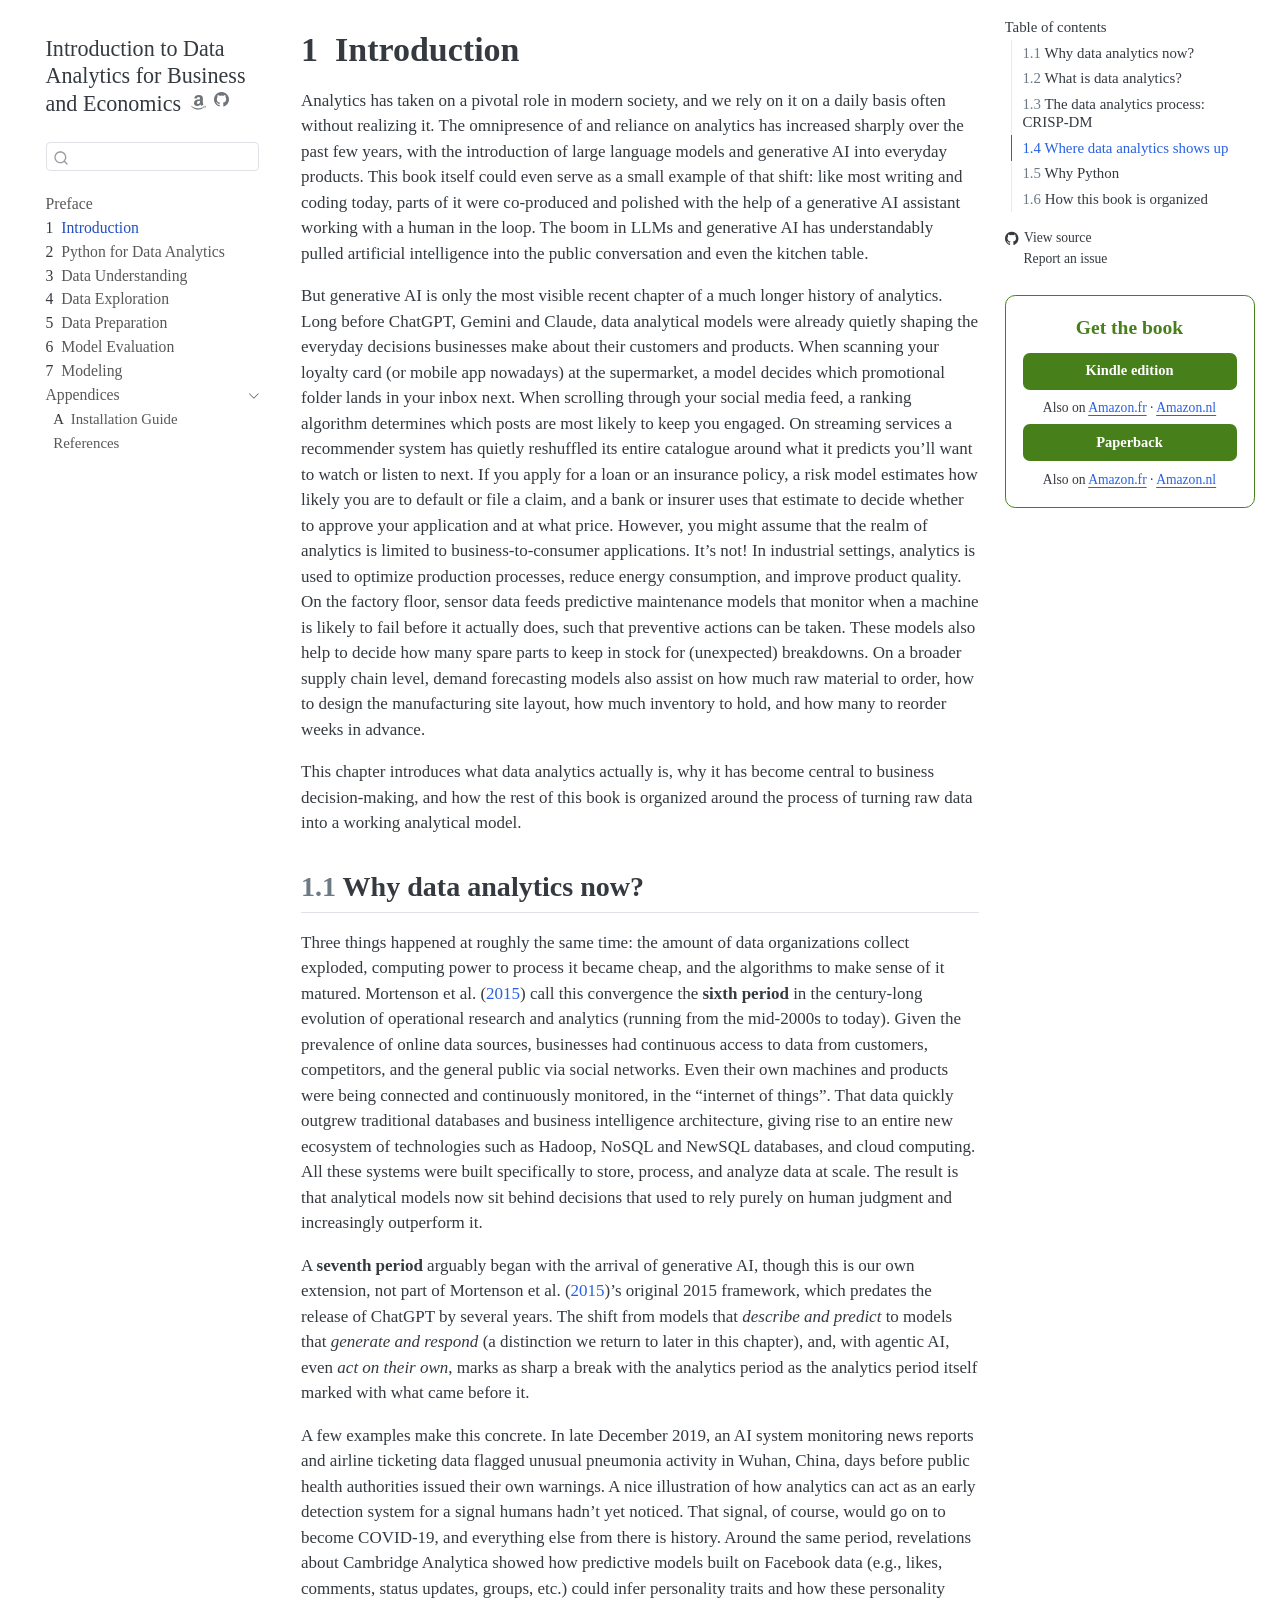
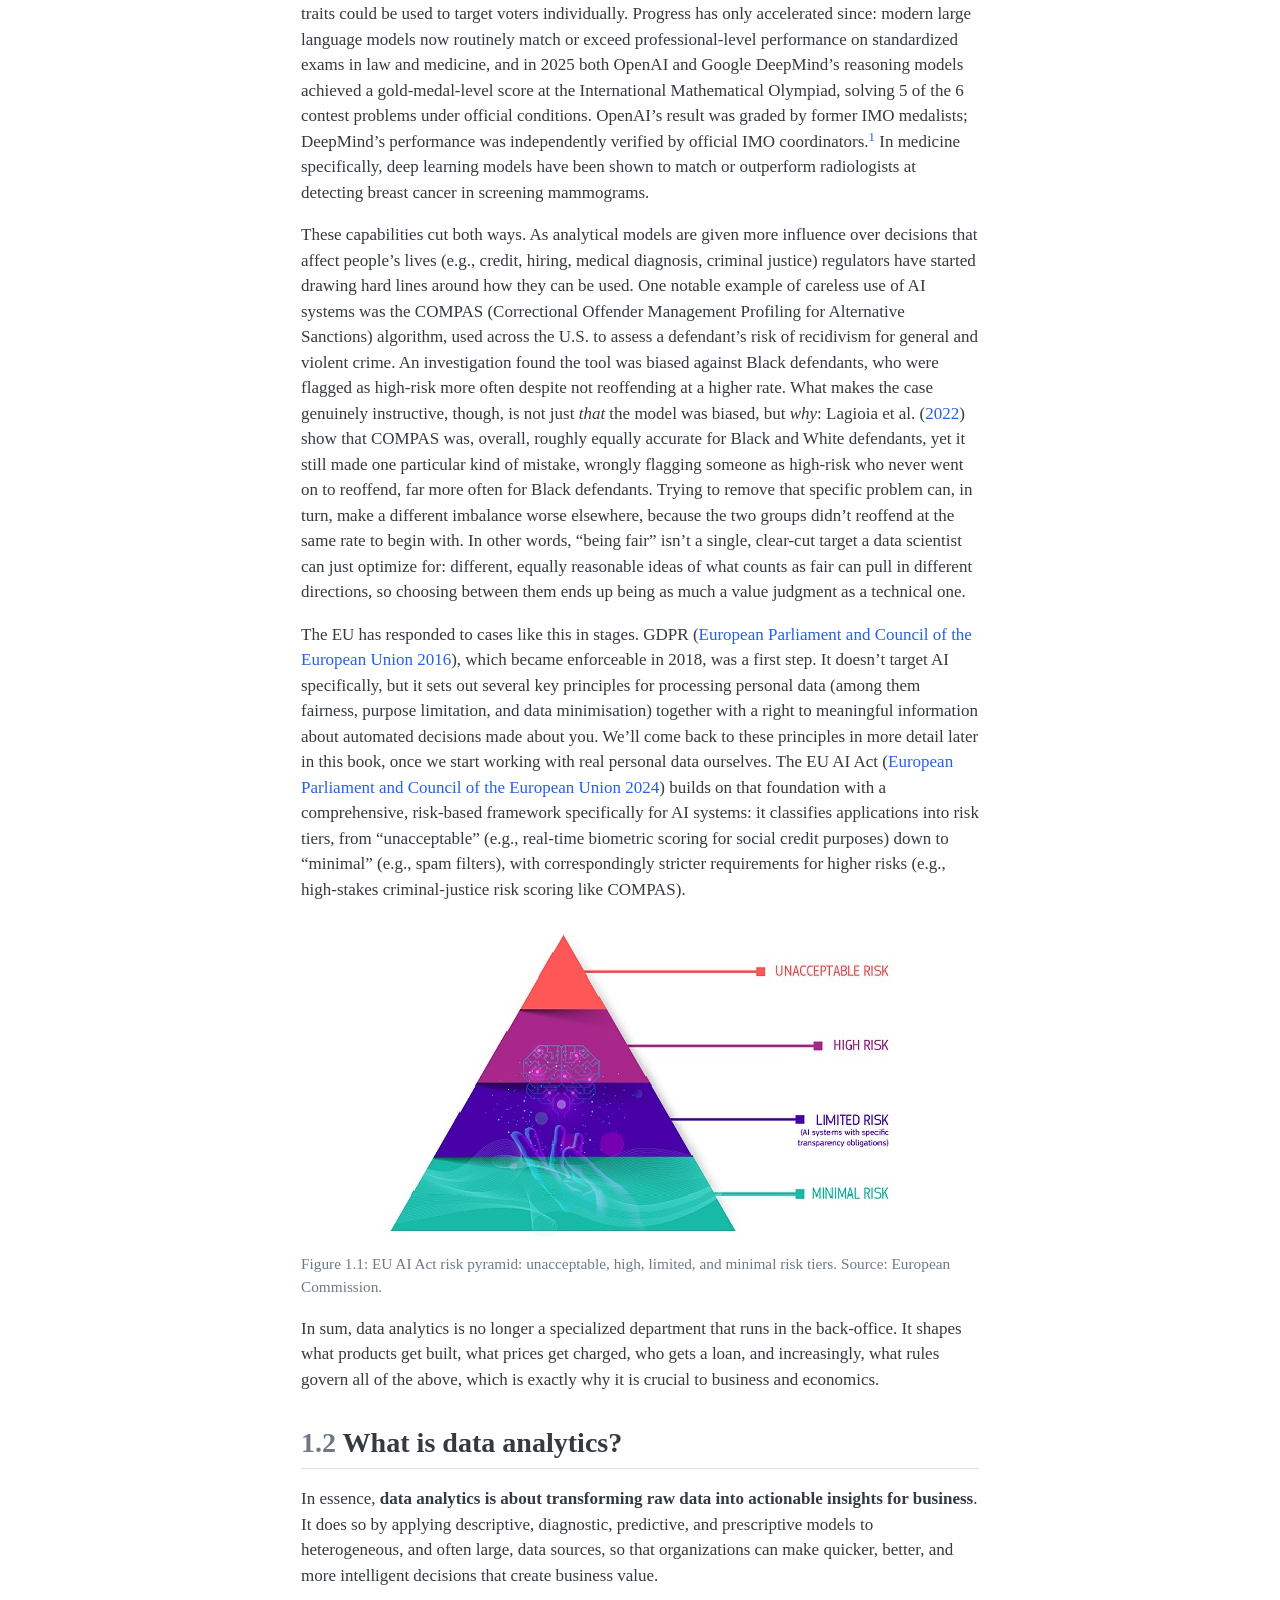
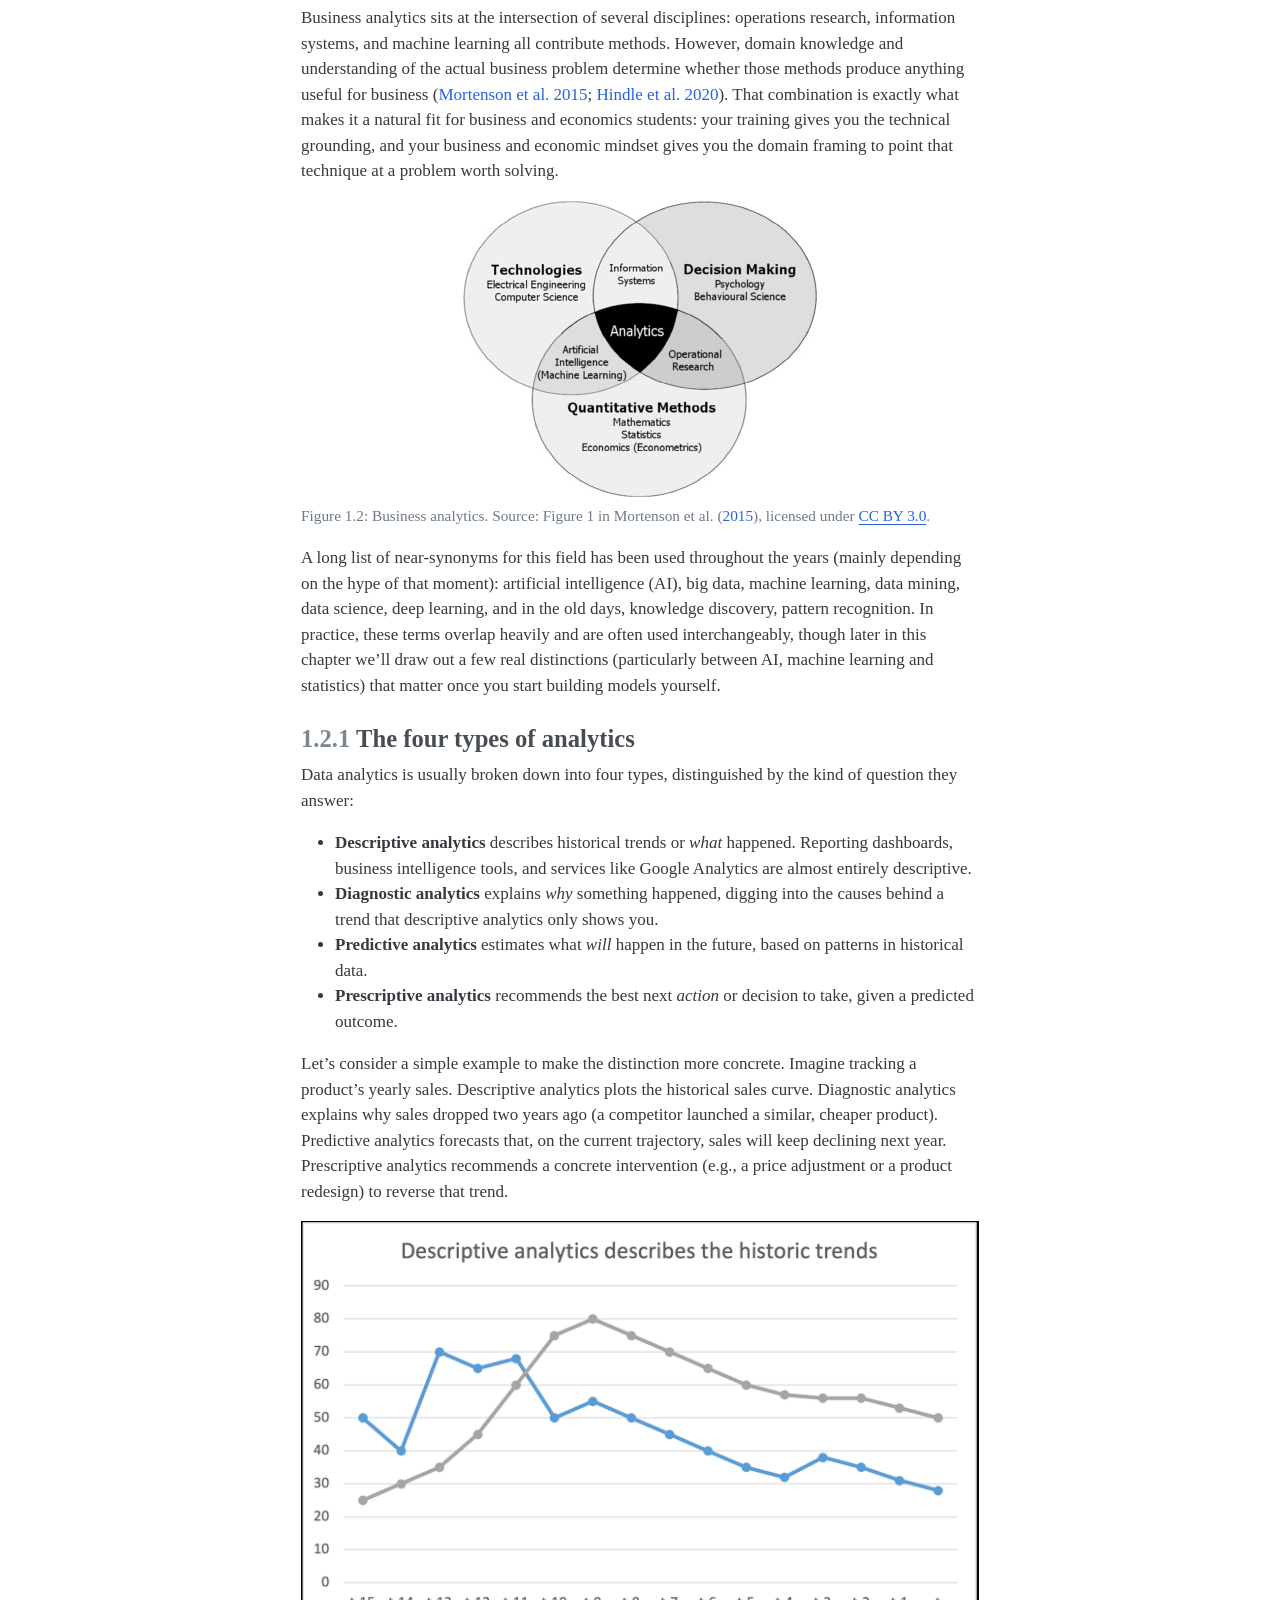
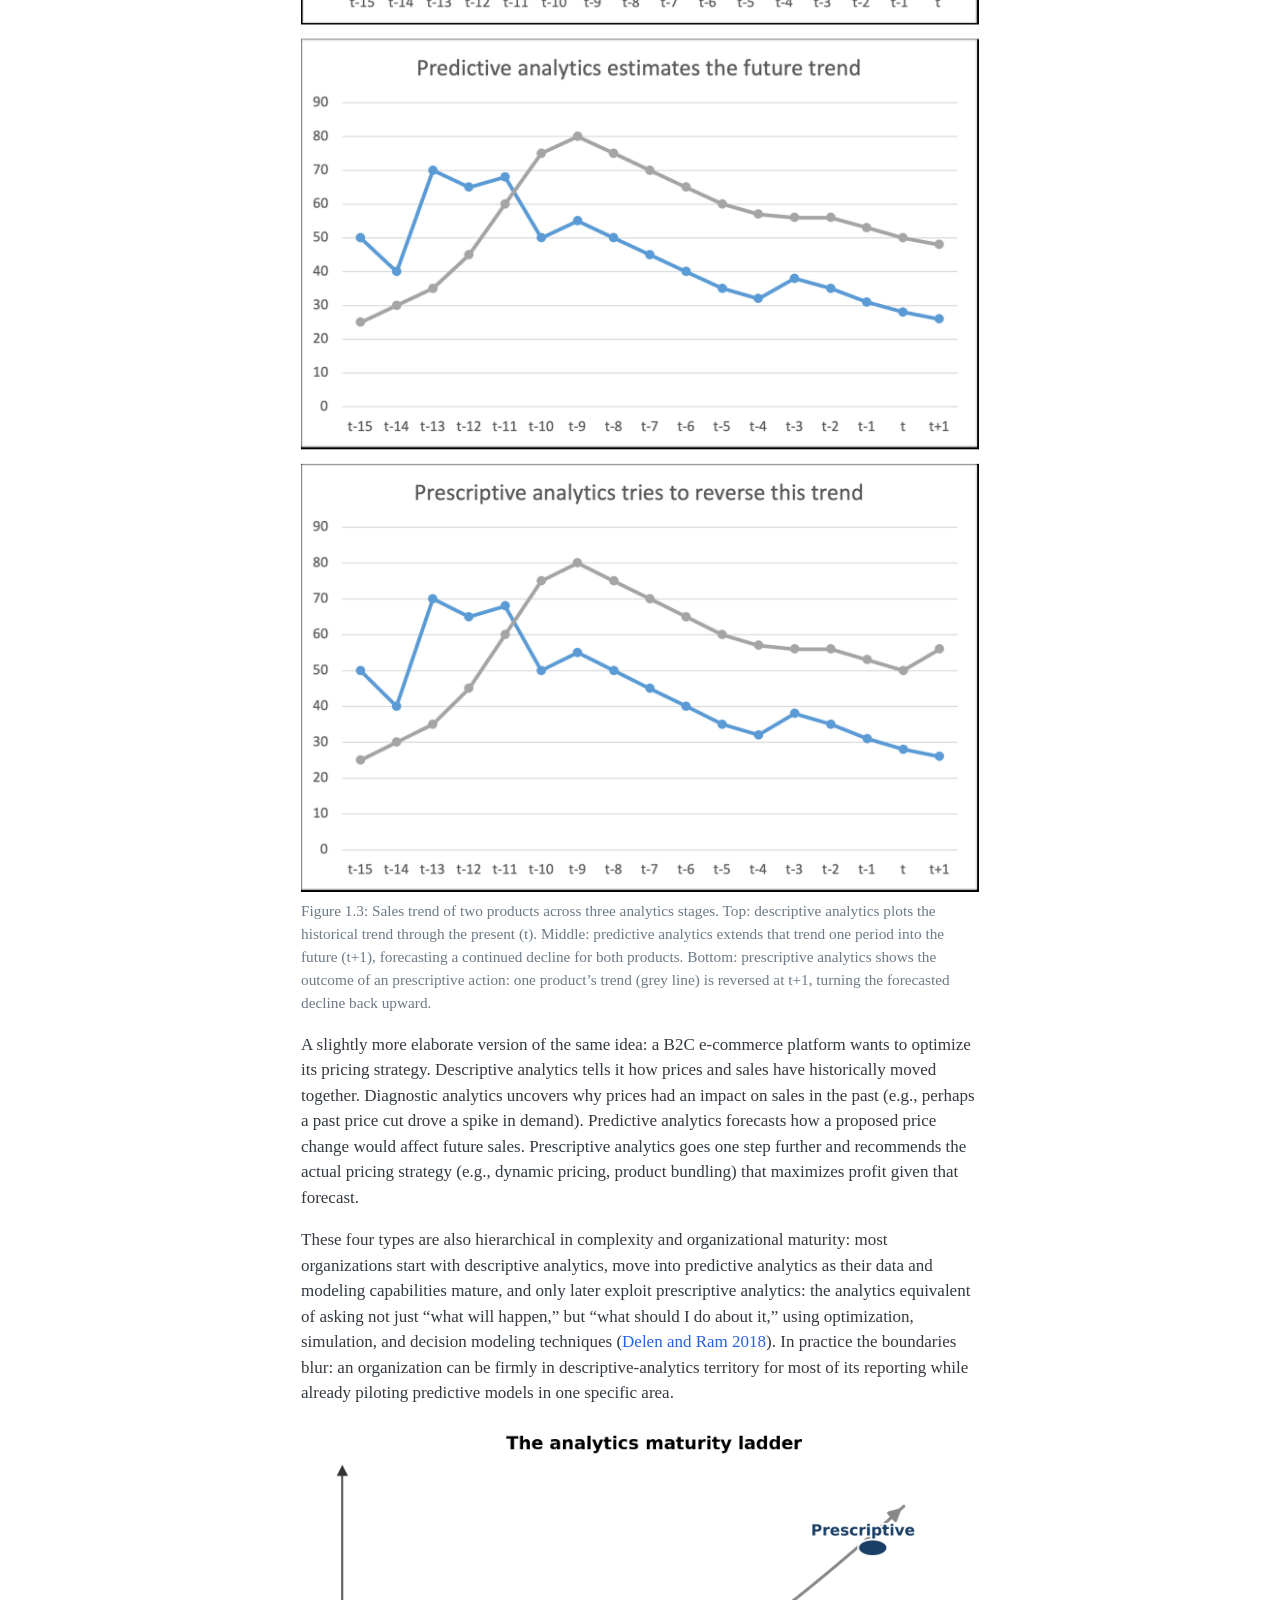
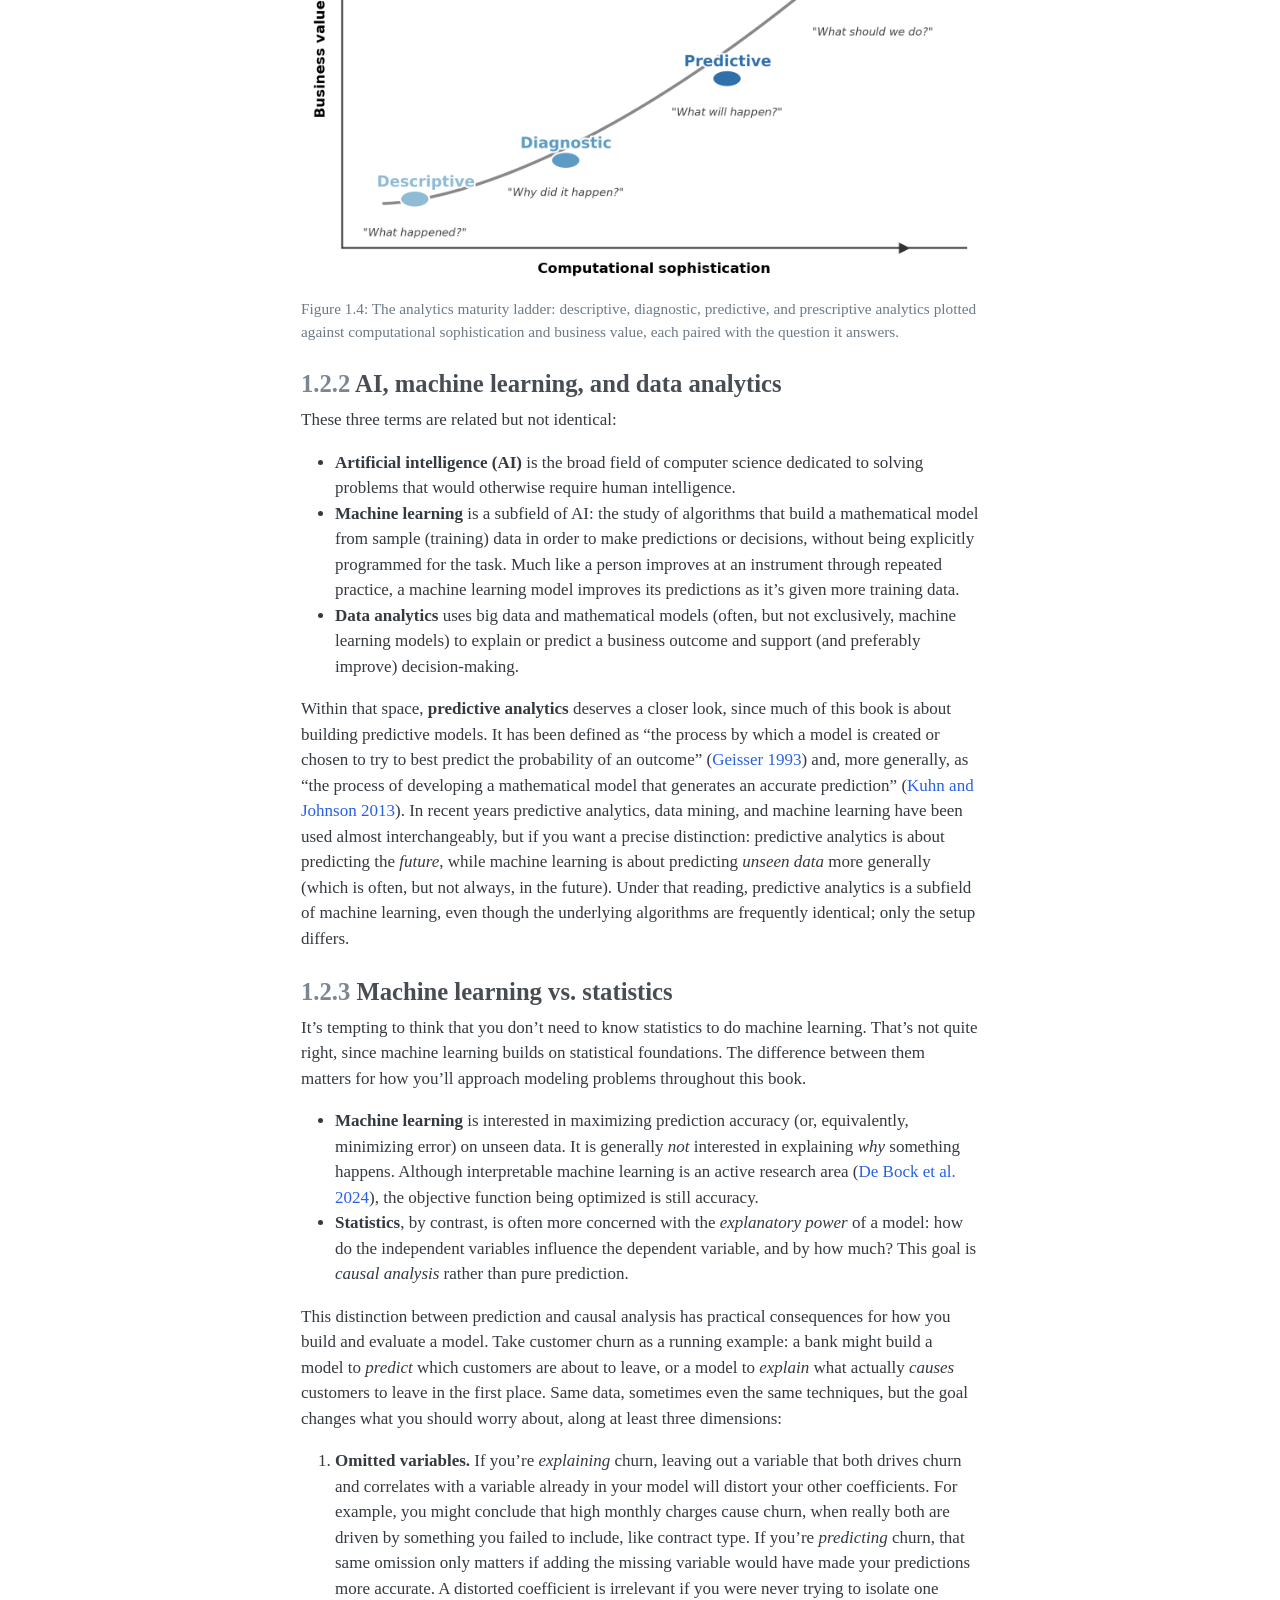
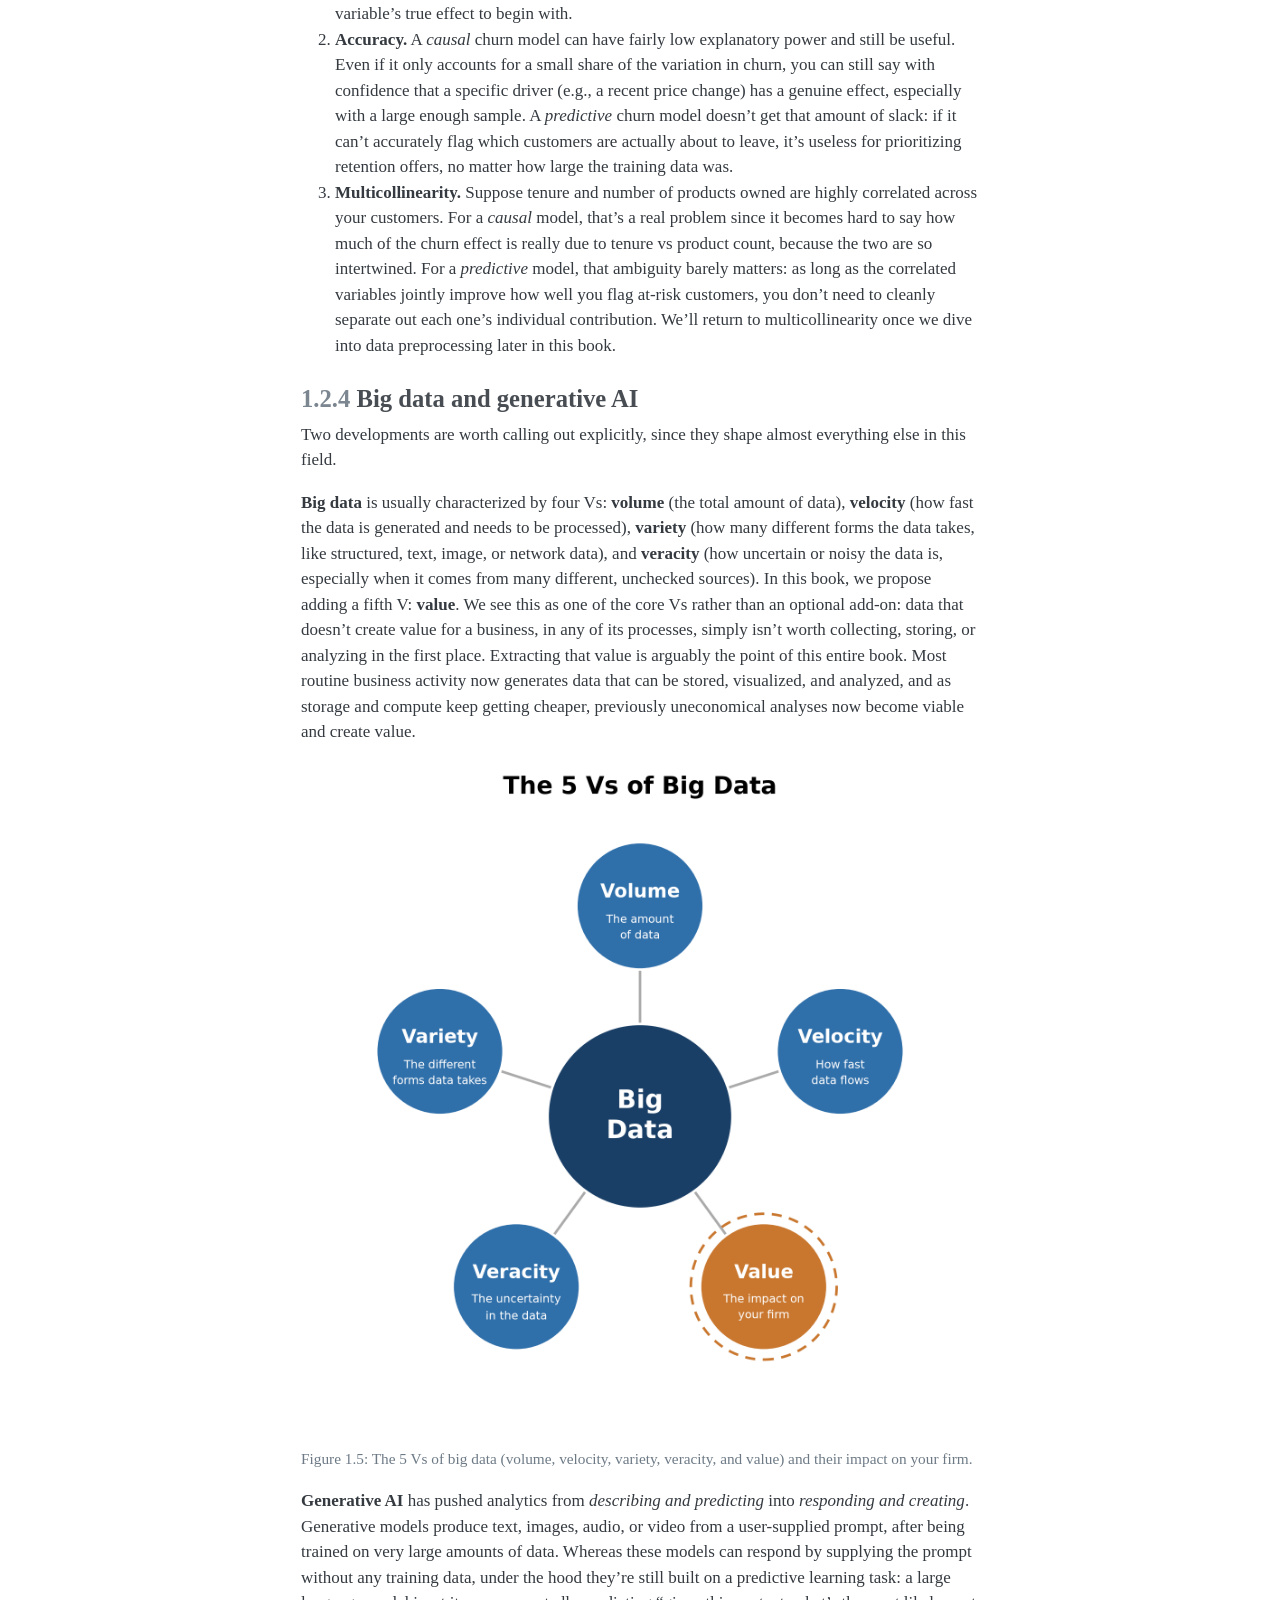
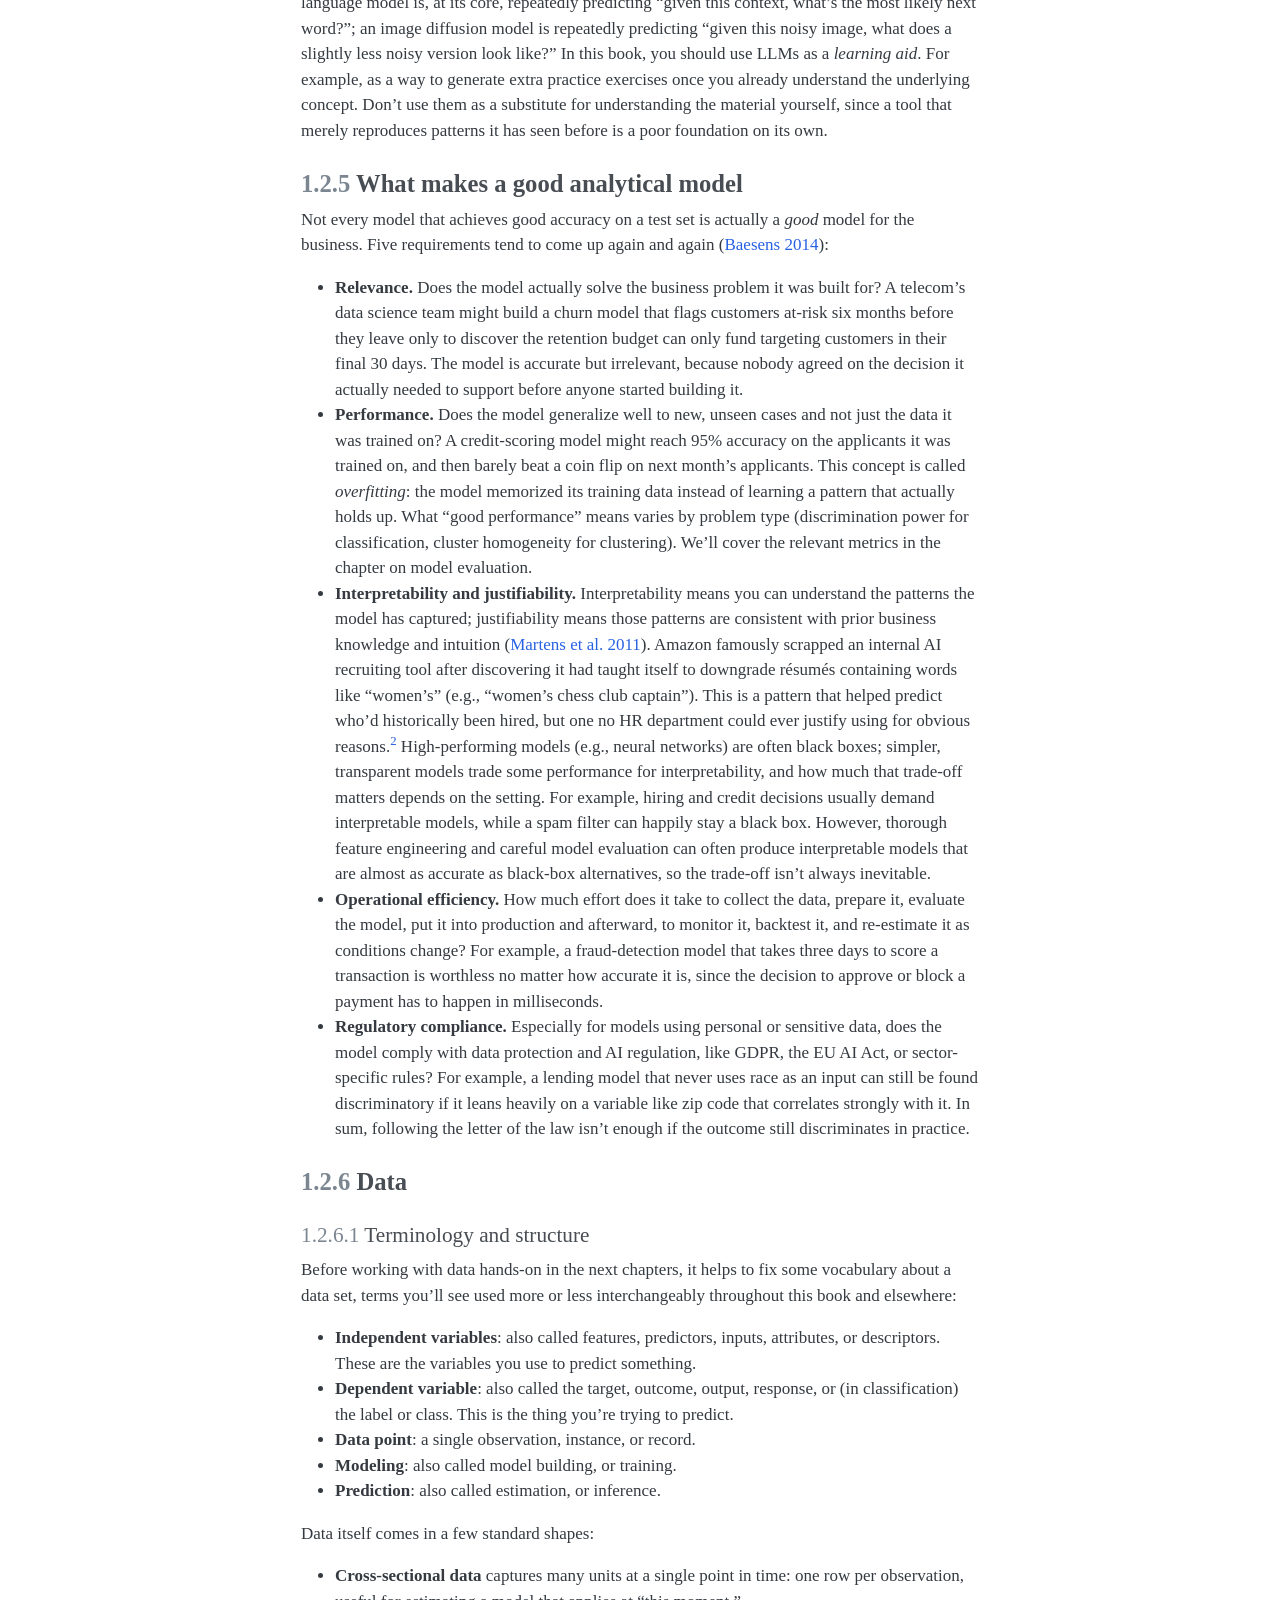
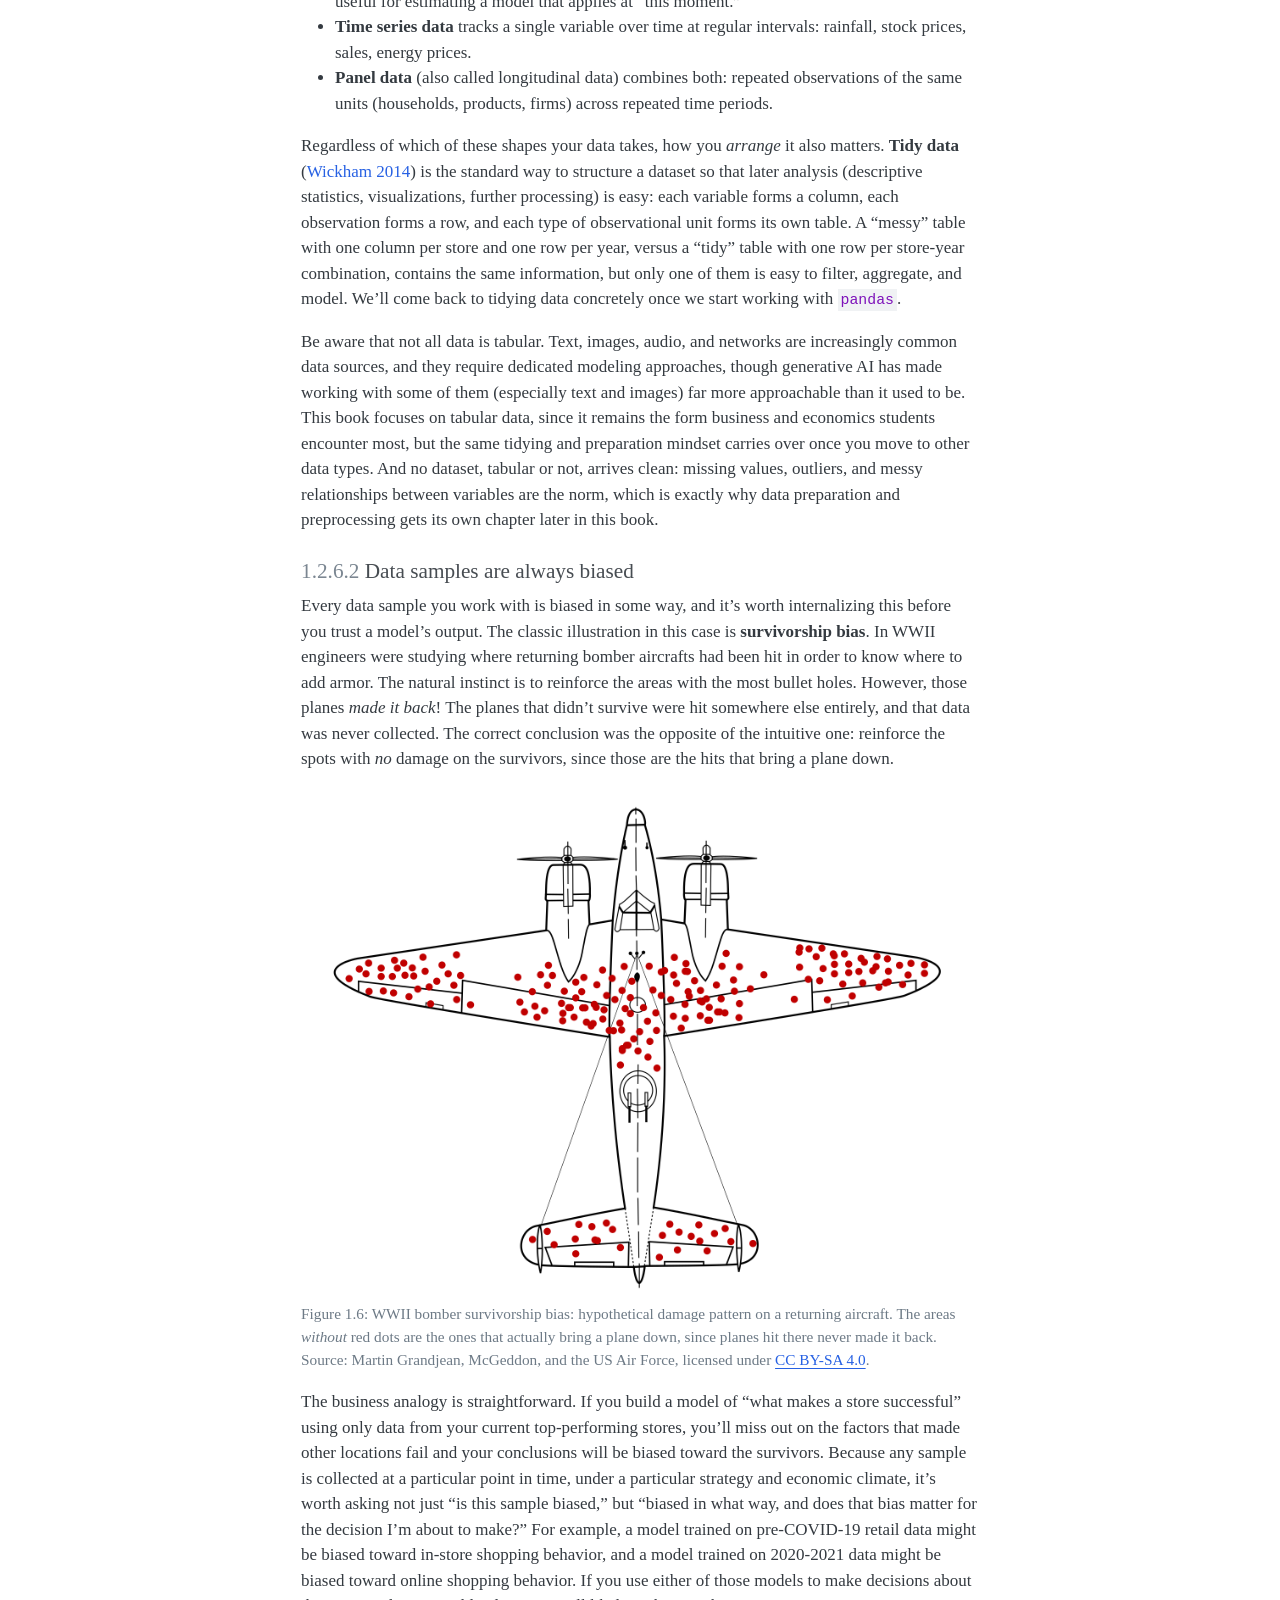
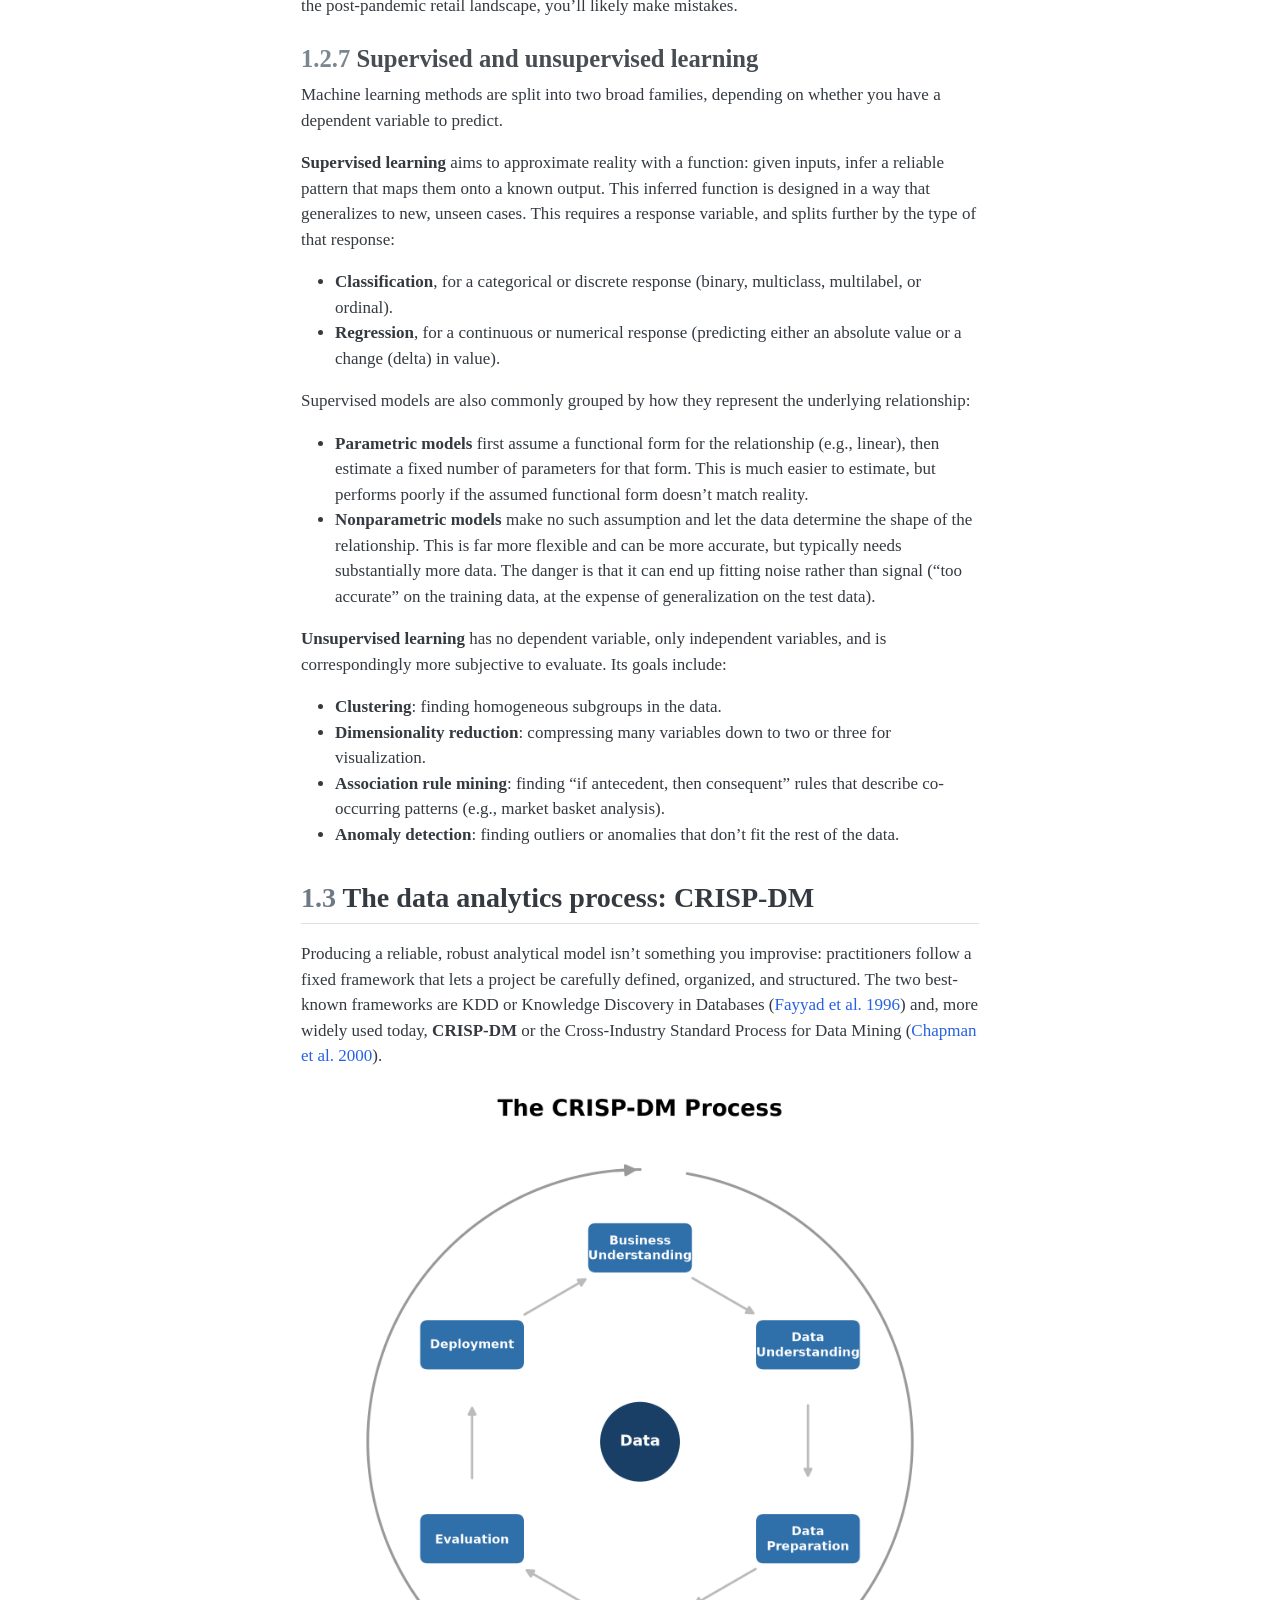
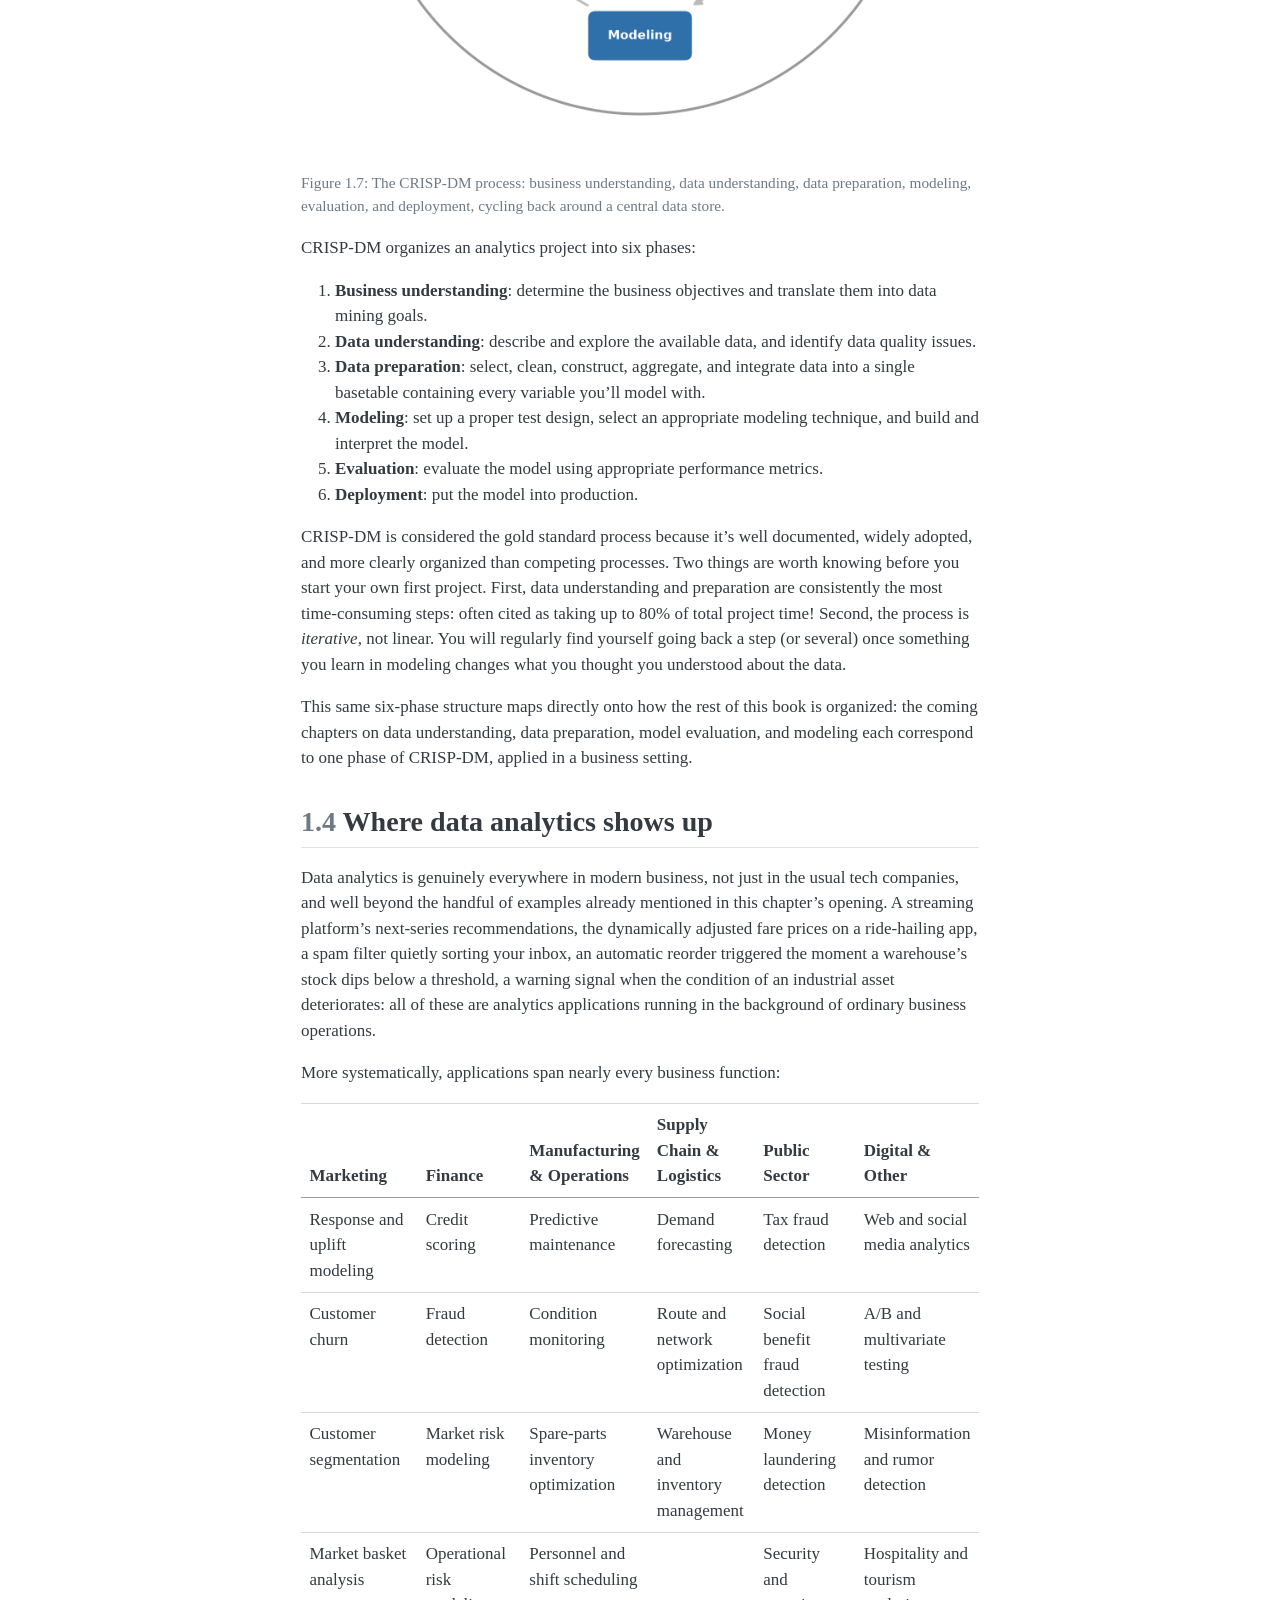
<file: chapters/01-intro.html>
<!DOCTYPE html>
<html xmlns="http://www.w3.org/1999/xhtml" lang="en" xml:lang="en"><head>

<meta charset="utf-8">
<meta name="generator" content="quarto-1.9.38">

<meta name="viewport" content="width=device-width, initial-scale=1.0, user-scalable=yes">


<title>1&nbsp; Introduction – Introduction to Data Analytics for Business and Economics</title>
<style>
/* Default styles provided by pandoc.
** See https://pandoc.org/MANUAL.html#variables-for-html for config info.
*/
code{white-space: pre-wrap;}
span.smallcaps{font-variant: small-caps;}
div.columns{display: flex; gap: min(4vw, 1.5em);}
div.column{flex: auto; overflow-x: auto;}
div.hanging-indent{margin-left: 1.5em; text-indent: -1.5em;}
ul.task-list{list-style: none;}
ul.task-list li input[type="checkbox"] {
  width: 0.8em;
  margin: 0 0.8em 0.2em -1em; /* quarto-specific, see https://github.com/quarto-dev/quarto-cli/issues/4556 */ 
  vertical-align: middle;
}
/* CSS for citations */
div.csl-bib-body { }
div.csl-entry {
  clear: both;
}
.hanging-indent div.csl-entry {
  margin-left:2em;
  text-indent:-2em;
}
div.csl-left-margin {
  min-width:2em;
  float:left;
}
div.csl-right-inline {
  margin-left:2em;
  padding-left:1em;
}
div.csl-indent {
  margin-left: 2em;
}</style>


<script src="../site_libs/quarto-nav/quarto-nav.js"></script>
<script src="../site_libs/quarto-nav/headroom.min.js"></script>
<script src="../site_libs/clipboard/clipboard.min.js"></script>
<script src="../site_libs/quarto-search/autocomplete.umd.js"></script>
<script src="../site_libs/quarto-search/fuse.min.js"></script>
<script src="../site_libs/quarto-search/quarto-search.js"></script>
<meta name="quarto:offset" content="../">
<link href="../chapters/02-python-basics.html" rel="next">
<link href="../index.html" rel="prev">
<script src="../site_libs/quarto-html/quarto.js" type="module"></script>
<script src="../site_libs/quarto-html/tabsets/tabsets.js" type="module"></script>
<script src="../site_libs/quarto-html/popper.min.js"></script>
<script src="../site_libs/quarto-html/tippy.umd.min.js"></script>
<script src="../site_libs/quarto-html/anchor.min.js"></script>
<link href="../site_libs/quarto-html/tippy.css" rel="stylesheet">
<link href="../site_libs/quarto-html/quarto-syntax-highlighting-15634bcf2e68342d4ad2dfa704d543f6.css" rel="stylesheet" id="quarto-text-highlighting-styles">
<script src="../site_libs/bootstrap/bootstrap.min.js"></script>
<link href="../site_libs/bootstrap/bootstrap-icons.css" rel="stylesheet">
<link href="../site_libs/bootstrap/bootstrap-5ccb035bea26c1e21f80f44cf7c27909.min.css" rel="stylesheet" append-hash="true" id="quarto-bootstrap" data-mode="light">
<script id="quarto-search-options" type="application/json">{
  "location": "sidebar",
  "copy-button": false,
  "collapse-after": 3,
  "panel-placement": "start",
  "type": "textbox",
  "limit": 50,
  "keyboard-shortcut": [
    "f",
    "/",
    "s"
  ],
  "show-item-context": false,
  "language": {
    "search-no-results-text": "No results",
    "search-matching-documents-text": "matching documents",
    "search-copy-link-title": "Copy link to search",
    "search-hide-matches-text": "Hide additional matches",
    "search-more-match-text": "more match in this document",
    "search-more-matches-text": "more matches in this document",
    "search-clear-button-title": "Clear",
    "search-text-placeholder": "",
    "search-detached-cancel-button-title": "Cancel",
    "search-submit-button-title": "Submit",
    "search-label": "Search"
  }
}</script>


<link rel="stylesheet" href="../styles.css">
</head>

<body class="nav-sidebar floating quarto-light">

<div id="quarto-search-results"></div>
  <header id="quarto-header" class="headroom fixed-top">
  <nav class="quarto-secondary-nav">
    <div class="container-fluid d-flex">
      <button type="button" class="quarto-btn-toggle btn" data-bs-toggle="collapse" role="button" data-bs-target=".quarto-sidebar-collapse-item" aria-controls="quarto-sidebar" aria-expanded="false" aria-label="Toggle sidebar navigation" onclick="if (window.quartoToggleHeadroom) { window.quartoToggleHeadroom(); }">
        <i class="bi bi-layout-text-sidebar-reverse"></i>
      </button>
        <nav class="quarto-page-breadcrumbs" aria-label="breadcrumb"><ol class="breadcrumb"><li class="breadcrumb-item"><a href="../chapters/01-intro.html"><span class="chapter-number">1</span>&nbsp; <span class="chapter-title">Introduction</span></a></li></ol></nav>
        <a class="flex-grow-1" role="navigation" data-bs-toggle="collapse" data-bs-target=".quarto-sidebar-collapse-item" aria-controls="quarto-sidebar" aria-expanded="false" aria-label="Toggle sidebar navigation" onclick="if (window.quartoToggleHeadroom) { window.quartoToggleHeadroom(); }">      
        </a>
      <button type="button" class="btn quarto-search-button" aria-label="Search" onclick="window.quartoOpenSearch();">
        <i class="bi bi-search"></i>
      </button>
    </div>
  </nav>
</header>
<!-- content -->
<div id="quarto-content" class="quarto-container page-columns page-rows-contents page-layout-article">
<!-- sidebar -->
  <nav id="quarto-sidebar" class="sidebar collapse collapse-horizontal quarto-sidebar-collapse-item sidebar-navigation floating overflow-auto">
    <div class="pt-lg-2 mt-2 text-left sidebar-header">
    <div class="sidebar-title mb-0 py-0">
      <a href="../">Introduction to Data Analytics for Business and Economics</a> 
        <div class="sidebar-tools-main">
    <div class="dropdown">
      <a href="" title="Kindle edition" id="quarto-navigation-tool-dropdown-0" class="quarto-navigation-tool dropdown-toggle px-1" data-bs-toggle="dropdown" aria-expanded="false" role="link" aria-label="Kindle edition"><i class="bi bi-amazon"></i></a>
      <ul class="dropdown-menu" aria-labelledby="quarto-navigation-tool-dropdown-0">
          <li>
            <a class="dropdown-item sidebar-tools-main-item" href="https://www.amazon.com/dp/B0HMBLLJBD">
            Amazon.com
            </a>
          </li>
          <li>
            <a class="dropdown-item sidebar-tools-main-item" href="https://www.amazon.fr/dp/B0HMBLLJBD">
            Amazon.fr
            </a>
          </li>
          <li>
            <a class="dropdown-item sidebar-tools-main-item" href="https://www.amazon.nl/dp/B0HMBLLJBD">
            Amazon.nl
            </a>
          </li>
      </ul>
    </div>
    <a href="https://github.com/MatthBogaert/IDAFBE-book" title="Source Code" class="quarto-navigation-tool px-1" aria-label="Source Code"><i class="bi bi-github"></i></a>
</div>
    </div>
      </div>
        <div class="mt-2 flex-shrink-0 align-items-center">
        <div class="sidebar-search">
        <div id="quarto-search" class="" title="Search"></div>
        </div>
        </div>
    <div class="sidebar-menu-container"> 
    <ul class="list-unstyled mt-1">
        <li class="sidebar-item">
  <div class="sidebar-item-container"> 
  <a href="../index.html" class="sidebar-item-text sidebar-link">
 <span class="menu-text">Preface</span></a>
  </div>
</li>
        <li class="sidebar-item">
  <div class="sidebar-item-container"> 
  <a href="../chapters/01-intro.html" class="sidebar-item-text sidebar-link active">
 <span class="menu-text"><span class="chapter-number">1</span>&nbsp; <span class="chapter-title">Introduction</span></span></a>
  </div>
</li>
        <li class="sidebar-item">
  <div class="sidebar-item-container"> 
  <a href="../chapters/02-python-basics.html" class="sidebar-item-text sidebar-link">
 <span class="menu-text"><span class="chapter-number">2</span>&nbsp; <span class="chapter-title">Python for Data Analytics</span></span></a>
  </div>
</li>
        <li class="sidebar-item">
  <div class="sidebar-item-container"> 
  <a href="../chapters/03-data-understanding.html" class="sidebar-item-text sidebar-link">
 <span class="menu-text"><span class="chapter-number">3</span>&nbsp; <span class="chapter-title">Data Understanding</span></span></a>
  </div>
</li>
        <li class="sidebar-item">
  <div class="sidebar-item-container"> 
  <a href="../chapters/04-data-exploration.html" class="sidebar-item-text sidebar-link">
 <span class="menu-text"><span class="chapter-number">4</span>&nbsp; <span class="chapter-title">Data Exploration</span></span></a>
  </div>
</li>
        <li class="sidebar-item">
  <div class="sidebar-item-container"> 
  <a href="../chapters/05-data-preparation.html" class="sidebar-item-text sidebar-link">
 <span class="menu-text"><span class="chapter-number">5</span>&nbsp; <span class="chapter-title">Data Preparation</span></span></a>
  </div>
</li>
        <li class="sidebar-item">
  <div class="sidebar-item-container"> 
  <a href="../chapters/06-model-evaluation.html" class="sidebar-item-text sidebar-link">
 <span class="menu-text"><span class="chapter-number">6</span>&nbsp; <span class="chapter-title">Model Evaluation</span></span></a>
  </div>
</li>
        <li class="sidebar-item">
  <div class="sidebar-item-container"> 
  <a href="../chapters/07-modeling.html" class="sidebar-item-text sidebar-link">
 <span class="menu-text"><span class="chapter-number">7</span>&nbsp; <span class="chapter-title">Modeling</span></span></a>
  </div>
</li>
        <li class="sidebar-item sidebar-item-section">
      <div class="sidebar-item-container"> 
            <a class="sidebar-item-text sidebar-link text-start" data-bs-toggle="collapse" data-bs-target="#quarto-sidebar-section-1" role="navigation" aria-expanded="true">
 <span class="menu-text">Appendices</span></a>
          <a class="sidebar-item-toggle text-start" data-bs-toggle="collapse" data-bs-target="#quarto-sidebar-section-1" role="navigation" aria-expanded="true" aria-label="Toggle section">
            <i class="bi bi-chevron-right ms-2"></i>
          </a> 
      </div>
      <ul id="quarto-sidebar-section-1" class="collapse list-unstyled sidebar-section depth1 show">  
          <li class="sidebar-item">
  <div class="sidebar-item-container"> 
  <a href="../chapters/appendix-installation.html" class="sidebar-item-text sidebar-link">
 <span class="menu-text"><span class="chapter-number">A</span>&nbsp; <span class="chapter-title">Installation Guide</span></span></a>
  </div>
</li>
          <li class="sidebar-item">
  <div class="sidebar-item-container"> 
  <a href="../chapters/references.html" class="sidebar-item-text sidebar-link">
 <span class="menu-text">References</span></a>
  </div>
</li>
      </ul>
  </li>
    </ul>
    </div>
</nav>
<div id="quarto-sidebar-glass" class="quarto-sidebar-collapse-item" data-bs-toggle="collapse" data-bs-target=".quarto-sidebar-collapse-item"></div>
<!-- margin-sidebar -->
    <div id="quarto-margin-sidebar" class="sidebar margin-sidebar">
        <nav id="TOC" role="doc-toc" class="toc-active">
    <h2 id="toc-title">Table of contents</h2>
   
  <ul>
  <li><a href="#why-data-analytics-now" id="toc-why-data-analytics-now" class="nav-link active" data-scroll-target="#why-data-analytics-now"><span class="header-section-number">1.1</span> Why data analytics now?</a></li>
  <li><a href="#what-is-data-analytics" id="toc-what-is-data-analytics" class="nav-link" data-scroll-target="#what-is-data-analytics"><span class="header-section-number">1.2</span> What is data analytics?</a>
  <ul class="collapse">
  <li><a href="#the-four-types-of-analytics" id="toc-the-four-types-of-analytics" class="nav-link" data-scroll-target="#the-four-types-of-analytics"><span class="header-section-number">1.2.1</span> The four types of analytics</a></li>
  <li><a href="#ai-machine-learning-and-data-analytics" id="toc-ai-machine-learning-and-data-analytics" class="nav-link" data-scroll-target="#ai-machine-learning-and-data-analytics"><span class="header-section-number">1.2.2</span> AI, machine learning, and data analytics</a></li>
  <li><a href="#machine-learning-vs.-statistics" id="toc-machine-learning-vs.-statistics" class="nav-link" data-scroll-target="#machine-learning-vs.-statistics"><span class="header-section-number">1.2.3</span> Machine learning vs.&nbsp;statistics</a></li>
  <li><a href="#big-data-and-generative-ai" id="toc-big-data-and-generative-ai" class="nav-link" data-scroll-target="#big-data-and-generative-ai"><span class="header-section-number">1.2.4</span> Big data and generative AI</a></li>
  <li><a href="#what-makes-a-good-analytical-model" id="toc-what-makes-a-good-analytical-model" class="nav-link" data-scroll-target="#what-makes-a-good-analytical-model"><span class="header-section-number">1.2.5</span> What makes a good analytical model</a></li>
  <li><a href="#data" id="toc-data" class="nav-link" data-scroll-target="#data"><span class="header-section-number">1.2.6</span> Data</a></li>
  <li><a href="#supervised-and-unsupervised-learning" id="toc-supervised-and-unsupervised-learning" class="nav-link" data-scroll-target="#supervised-and-unsupervised-learning"><span class="header-section-number">1.2.7</span> Supervised and unsupervised learning</a></li>
  </ul></li>
  <li><a href="#the-data-analytics-process-crisp-dm" id="toc-the-data-analytics-process-crisp-dm" class="nav-link" data-scroll-target="#the-data-analytics-process-crisp-dm"><span class="header-section-number">1.3</span> The data analytics process: CRISP-DM</a></li>
  <li><a href="#where-data-analytics-shows-up" id="toc-where-data-analytics-shows-up" class="nav-link" data-scroll-target="#where-data-analytics-shows-up"><span class="header-section-number">1.4</span> Where data analytics shows up</a></li>
  <li><a href="#why-python" id="toc-why-python" class="nav-link" data-scroll-target="#why-python"><span class="header-section-number">1.5</span> Why Python</a></li>
  <li><a href="#how-this-book-is-organized" id="toc-how-this-book-is-organized" class="nav-link" data-scroll-target="#how-this-book-is-organized"><span class="header-section-number">1.6</span> How this book is organized</a></li>
  </ul>
<div class="toc-actions"><ul><li><a href="https://github.com/MatthBogaert/IDAFBE-book/blob/main/chapters/01-intro.qmd" class="toc-action"><i class="bi bi-github"></i>View source</a></li><li><a href="https://github.com/MatthBogaert/IDAFBE-book/issues/new" class="toc-action"><i class="bi empty"></i>Report an issue</a></li></ul></div></nav>
    <div class="quarto-margin-footer"><div class="margin-footer-item">
<div class="buy-box">
<div class="buy-box-title">
<p>Get the book</p>
</div>
<p><a href="https://www.amazon.com/dp/B0HMBLLJBD" class="buy-btn">Kindle edition</a></p>
<div class="buy-alt">
<p>Also on <a href="https://www.amazon.fr/dp/B0HMBLLJBD">Amazon.fr</a> · <a href="https://www.amazon.nl/dp/B0HMBLLJBD">Amazon.nl</a></p>
</div>
<p><a href="https://www.amazon.com/dp/B0HMFP8LM2" class="buy-btn">Paperback</a></p>
<div class="buy-alt">
<p>Also on <a href="https://www.amazon.fr/dp/B0HMFP8LM2">Amazon.fr</a> · <a href="https://www.amazon.nl/dp/B0HMFP8LM2">Amazon.nl</a></p>
</div>
</div>
</div></div></div>
<!-- main -->
<main class="content" id="quarto-document-content">

<header id="title-block-header" class="quarto-title-block default">
<div class="quarto-title">
<h1 class="title"><span class="chapter-number">1</span>&nbsp; <span class="chapter-title">Introduction</span></h1>
</div>



<div class="quarto-title-meta">

    
  
    
  </div>
  


</header>


<p>Analytics has taken on a pivotal role in modern society, and we rely on it on a daily basis often without realizing it. The omnipresence of and reliance on analytics has increased sharply over the past few years, with the introduction of large language models and generative AI into everyday products. This book itself could even serve as a small example of that shift: like most writing and coding today, parts of it were co-produced and polished with the help of a generative AI assistant working with a human in the loop. The boom in LLMs and generative AI has understandably pulled artificial intelligence into the public conversation and even the kitchen table.</p>
<p>But generative AI is only the most visible recent chapter of a much longer history of analytics. Long before ChatGPT, Gemini and Claude, data analytical models were already quietly shaping the everyday decisions businesses make about their customers and products. When scanning your loyalty card (or mobile app nowadays) at the supermarket, a model decides which promotional folder lands in your inbox next. When scrolling through your social media feed, a ranking algorithm determines which posts are most likely to keep you engaged. On streaming services a recommender system has quietly reshuffled its entire catalogue around what it predicts you’ll want to watch or listen to next. If you apply for a loan or an insurance policy, a risk model estimates how likely you are to default or file a claim, and a bank or insurer uses that estimate to decide whether to approve your application and at what price. However, you might assume that the realm of analytics is limited to business-to-consumer applications. It’s not! In industrial settings, analytics is used to optimize production processes, reduce energy consumption, and improve product quality. On the factory floor, sensor data feeds predictive maintenance models that monitor when a machine is likely to fail before it actually does, such that preventive actions can be taken. These models also help to decide how many spare parts to keep in stock for (unexpected) breakdowns. On a broader supply chain level, demand forecasting models also assist on how much raw material to order, how to design the manufacturing site layout, how much inventory to hold, and how many to reorder weeks in advance.</p>
<p>This chapter introduces what data analytics actually is, why it has become central to business decision-making, and how the rest of this book is organized around the process of turning raw data into a working analytical model.</p>
<section id="why-data-analytics-now" class="level2" data-number="1.1">
<h2 data-number="1.1" class="anchored" data-anchor-id="why-data-analytics-now"><span class="header-section-number">1.1</span> Why data analytics now?</h2>
<p>Three things happened at roughly the same time: the amount of data organizations collect exploded, computing power to process it became cheap, and the algorithms to make sense of it matured. <span class="citation" data-cites="mortenson2015operational">Mortenson et al. (<a href="references.html#ref-mortenson2015operational" role="doc-biblioref">2015</a>)</span> call this convergence the <strong>sixth period</strong> in the century-long evolution of operational research and analytics (running from the mid-2000s to today). Given the prevalence of online data sources, businesses had continuous access to data from customers, competitors, and the general public via social networks. Even their own machines and products were being connected and continuously monitored, in the “internet of things”. That data quickly outgrew traditional databases and business intelligence architecture, giving rise to an entire new ecosystem of technologies such as Hadoop, NoSQL and NewSQL databases, and cloud computing. All these systems were built specifically to store, process, and analyze data at scale. The result is that analytical models now sit behind decisions that used to rely purely on human judgment and increasingly outperform it.</p>
<p>A <strong>seventh period</strong> arguably began with the arrival of generative AI, though this is our own extension, not part of <span class="citation" data-cites="mortenson2015operational">Mortenson et al. (<a href="references.html#ref-mortenson2015operational" role="doc-biblioref">2015</a>)</span>’s original 2015 framework, which predates the release of ChatGPT by several years. The shift from models that <em>describe and predict</em> to models that <em>generate and respond</em> (a distinction we return to later in this chapter), and, with agentic AI, even <em>act on their own</em>, marks as sharp a break with the analytics period as the analytics period itself marked with what came before it.</p>
<p>A few examples make this concrete. In late December 2019, an AI system monitoring news reports and airline ticketing data flagged unusual pneumonia activity in Wuhan, China, days before public health authorities issued their own warnings. A nice illustration of how analytics can act as an early detection system for a signal humans hadn’t yet noticed. That signal, of course, would go on to become COVID-19, and everything else from there is history. Around the same period, revelations about Cambridge Analytica showed how predictive models built on Facebook data (e.g., likes, comments, status updates, groups, etc.) could infer personality traits and how these personality traits could be used to target voters individually. Progress has only accelerated since: modern large language models now routinely match or exceed professional-level performance on standardized exams in law and medicine, and in 2025 both OpenAI and Google DeepMind’s reasoning models achieved a gold-medal-level score at the International Mathematical Olympiad, solving 5 of the 6 contest problems under official conditions. OpenAI’s result was graded by former IMO medalists; DeepMind’s performance was independently verified by official IMO coordinators.<a href="#fn1" class="footnote-ref" id="fnref1" role="doc-noteref"><sup>1</sup></a> In medicine specifically, deep learning models have been shown to match or outperform radiologists at detecting breast cancer in screening mammograms.</p>
<p>These capabilities cut both ways. As analytical models are given more influence over decisions that affect people’s lives (e.g., credit, hiring, medical diagnosis, criminal justice) regulators have started drawing hard lines around how they can be used. One notable example of careless use of AI systems was the COMPAS (Correctional Offender Management Profiling for Alternative Sanctions) algorithm, used across the U.S. to assess a defendant’s risk of recidivism for general and violent crime. An investigation found the tool was biased against Black defendants, who were flagged as high-risk more often despite not reoffending at a higher rate. What makes the case genuinely instructive, though, is not just <em>that</em> the model was biased, but <em>why</em>: <span class="citation" data-cites="Lagioia2022">Lagioia et al. (<a href="references.html#ref-Lagioia2022" role="doc-biblioref">2022</a>)</span> show that COMPAS was, overall, roughly equally accurate for Black and White defendants, yet it still made one particular kind of mistake, wrongly flagging someone as high-risk who never went on to reoffend, far more often for Black defendants. Trying to remove that specific problem can, in turn, make a different imbalance worse elsewhere, because the two groups didn’t reoffend at the same rate to begin with. In other words, “being fair” isn’t a single, clear-cut target a data scientist can just optimize for: different, equally reasonable ideas of what counts as fair can pull in different directions, so choosing between them ends up being as much a value judgment as a technical one.</p>
<p>The EU has responded to cases like this in stages. GDPR <span class="citation" data-cites="http://data.europa.eu/eli/reg/2016/679/oj">(<a href="references.html#ref-http://data.europa.eu/eli/reg/2016/679/oj" role="doc-biblioref">European Parliament and Council of the European Union 2016</a>)</span>, which became enforceable in 2018, was a first step. It doesn’t target AI specifically, but it sets out several key principles for processing personal data (among them fairness, purpose limitation, and data minimisation) together with a right to meaningful information about automated decisions made about you. We’ll come back to these principles in more detail later in this book, once we start working with real personal data ourselves. The EU AI Act <span class="citation" data-cites="http://data.europa.eu/eli/reg/2024/1689/oj">(<a href="references.html#ref-http://data.europa.eu/eli/reg/2024/1689/oj" role="doc-biblioref">European Parliament and Council of the European Union 2024</a>)</span> builds on that foundation with a comprehensive, risk-based framework specifically for AI systems: it classifies applications into risk tiers, from “unacceptable” (e.g., real-time biometric scoring for social credit purposes) down to “minimal” (e.g., spam filters), with correspondingly stricter requirements for higher risks (e.g., high-stakes criminal-justice risk scoring like COMPAS).</p>
<div id="fig-ai-risk" class="quarto-float quarto-figure quarto-figure-center anchored" alt="The EU AI Act risk pyramid,  showing four tiers from top to bottom: Unacceptable Risk, High Risk, Limited Risk (AI systems with  specific transparency obligations), and Minimal Risk.">
<figure class="quarto-float quarto-float-fig figure">
<div aria-describedby="fig-ai-risk-caption-0ceaefa1-69ba-4598-a22c-09a6ac19f8ca">
<img src="../images/ch01-fig-ai-risk-pyramid.jpg" class="img-fluid figure-img" alt="The EU AI Act risk pyramid,  showing four tiers from top to bottom: Unacceptable Risk, High Risk, Limited Risk (AI systems with  specific transparency obligations), and Minimal Risk.">
</div>
<figcaption class="quarto-float-caption-bottom quarto-float-caption quarto-float-fig" id="fig-ai-risk-caption-0ceaefa1-69ba-4598-a22c-09a6ac19f8ca">
Figure&nbsp;1.1: EU AI Act risk pyramid: unacceptable, high, limited, and minimal risk tiers. Source: European Commission.
</figcaption>
</figure>
</div>
<p>In sum, data analytics is no longer a specialized department that runs in the back-office. It shapes what products get built, what prices get charged, who gets a loan, and increasingly, what rules govern all of the above, which is exactly why it is crucial to business and economics.</p>
</section>
<section id="what-is-data-analytics" class="level2" data-number="1.2">
<h2 data-number="1.2" class="anchored" data-anchor-id="what-is-data-analytics"><span class="header-section-number">1.2</span> What is data analytics?</h2>
<p>In essence, <strong>data analytics is about transforming raw data into actionable insights for business</strong>. It does so by applying descriptive, diagnostic, predictive, and prescriptive models to heterogeneous, and often large, data sources, so that organizations can make quicker, better, and more intelligent decisions that create business value.</p>
<p>Business analytics sits at the intersection of several disciplines: operations research, information systems, and machine learning all contribute methods. However, domain knowledge and understanding of the actual business problem determine whether those methods produce anything useful for business <span class="citation" data-cites="mortenson2015operational hindle2020business">(<a href="references.html#ref-mortenson2015operational" role="doc-biblioref">Mortenson et al. 2015</a>; <a href="references.html#ref-hindle2020business" role="doc-biblioref">Hindle et al. 2020</a>)</span>. That combination is exactly what makes it a natural fit for business and economics students: your training gives you the technical grounding, and your business and economic mindset gives you the domain framing to point that technique at a problem worth solving.</p>
<div id="fig-analytics-intersection" class="quarto-float quarto-figure quarto-figure-center anchored" alt="Venn diagram showing Analytics at the center of three overlapping circles: Technologies (Electrical Engineering, Computer Science), Decision Making (Psychology, Behavioural Science), and Quantitative Methods (Mathematics, Statistics, Economics/Econometrics), with pairwise overlaps labeled Information Systems, Artificial Intelligence (Machine Learning), and Operational Research.">
<figure class="quarto-float quarto-float-fig figure">
<div aria-describedby="fig-analytics-intersection-caption-0ceaefa1-69ba-4598-a22c-09a6ac19f8ca">
<img src="../images/ch01-fig-analytics-intersection.jpg" class="img-fluid figure-img" alt="Venn diagram showing Analytics at the center of three overlapping circles: Technologies (Electrical Engineering, Computer Science), Decision Making (Psychology, Behavioural Science), and Quantitative Methods (Mathematics, Statistics, Economics/Econometrics), with pairwise overlaps labeled Information Systems, Artificial Intelligence (Machine Learning), and Operational Research.">
</div>
<figcaption class="quarto-float-caption-bottom quarto-float-caption quarto-float-fig" id="fig-analytics-intersection-caption-0ceaefa1-69ba-4598-a22c-09a6ac19f8ca">
Figure&nbsp;1.2: Business analytics. Source: Figure 1 in <span class="citation" data-cites="mortenson2015operational">Mortenson et al. (<a href="references.html#ref-mortenson2015operational" role="doc-biblioref">2015</a>)</span>, licensed under <a href="https://creativecommons.org/licenses/by/3.0/">CC BY 3.0</a>.
</figcaption>
</figure>
</div>
<p>A long list of near-synonyms for this field has been used throughout the years (mainly depending on the hype of that moment): artificial intelligence (AI), big data, machine learning, data mining, data science, deep learning, and in the old days, knowledge discovery, pattern recognition. In practice, these terms overlap heavily and are often used interchangeably, though later in this chapter we’ll draw out a few real distinctions (particularly between AI, machine learning and statistics) that matter once you start building models yourself.</p>
<section id="the-four-types-of-analytics" class="level3" data-number="1.2.1">
<h3 data-number="1.2.1" class="anchored" data-anchor-id="the-four-types-of-analytics"><span class="header-section-number">1.2.1</span> The four types of analytics</h3>
<p>Data analytics is usually broken down into four types, distinguished by the kind of question they answer:</p>
<ul>
<li><strong>Descriptive analytics</strong> describes historical trends or <em>what</em> happened. Reporting dashboards, business intelligence tools, and services like Google Analytics are almost entirely descriptive.</li>
<li><strong>Diagnostic analytics</strong> explains <em>why</em> something happened, digging into the causes behind a trend that descriptive analytics only shows you.</li>
<li><strong>Predictive analytics</strong> estimates what <em>will</em> happen in the future, based on patterns in historical data.</li>
<li><strong>Prescriptive analytics</strong> recommends the best next <em>action</em> or decision to take, given a predicted outcome.</li>
</ul>
<p>Let’s consider a simple example to make the distinction more concrete. Imagine tracking a product’s yearly sales. Descriptive analytics plots the historical sales curve. Diagnostic analytics explains why sales dropped two years ago (a competitor launched a similar, cheaper product). Predictive analytics forecasts that, on the current trajectory, sales will keep declining next year. Prescriptive analytics recommends a concrete intervention (e.g., a price adjustment or a product redesign) to reverse that trend.</p>
<div id="fig-analytics-types" class="quarto-float quarto-figure quarto-figure-center anchored" alt="Three stacked line charts sharing the same two series (blue and grey) across time points t-15 through t or t+1. Top panel, titled 'Descriptive analytics describes the historic trends', ends at t. Middle panel, titled 'Predictive analytics estimates the future trend', extends both series one period further to t+1, continuing their decline. Bottom panel, titled 'Prescriptive analytics tries to reverse this trend', is identical except the grey series ticks upward at t+1 instead of continuing to decline.">
<figure class="quarto-float quarto-float-fig figure">
<div aria-describedby="fig-analytics-types-caption-0ceaefa1-69ba-4598-a22c-09a6ac19f8ca">
<img src="../images/ch01-fig-analytics-types.png" class="img-fluid figure-img" alt="Three stacked line charts sharing the same two series (blue and grey) across time points t-15 through t or t+1. Top panel, titled 'Descriptive analytics describes the historic trends', ends at t. Middle panel, titled 'Predictive analytics estimates the future trend', extends both series one period further to t+1, continuing their decline. Bottom panel, titled 'Prescriptive analytics tries to reverse this trend', is identical except the grey series ticks upward at t+1 instead of continuing to decline.">
</div>
<figcaption class="quarto-float-caption-bottom quarto-float-caption quarto-float-fig" id="fig-analytics-types-caption-0ceaefa1-69ba-4598-a22c-09a6ac19f8ca">
Figure&nbsp;1.3: Sales trend of two products across three analytics stages. Top: descriptive analytics plots the historical trend through the present (t). Middle: predictive analytics extends that trend one period into the future (t+1), forecasting a continued decline for both products. Bottom: prescriptive analytics shows the outcome of an prescriptive action: one product’s trend (grey line) is reversed at t+1, turning the forecasted decline back upward.
</figcaption>
</figure>
</div>
<p>A slightly more elaborate version of the same idea: a B2C e-commerce platform wants to optimize its pricing strategy. Descriptive analytics tells it how prices and sales have historically moved together. Diagnostic analytics uncovers why prices had an impact on sales in the past (e.g., perhaps a past price cut drove a spike in demand). Predictive analytics forecasts how a proposed price change would affect future sales. Prescriptive analytics goes one step further and recommends the actual pricing strategy (e.g., dynamic pricing, product bundling) that maximizes profit given that forecast.</p>
<p>These four types are also hierarchical in complexity and organizational maturity: most organizations start with descriptive analytics, move into predictive analytics as their data and modeling capabilities mature, and only later exploit prescriptive analytics: the analytics equivalent of asking not just “what will happen,” but “what should I do about it,” using optimization, simulation, and decision modeling techniques <span class="citation" data-cites="delen2018research">(<a href="references.html#ref-delen2018research" role="doc-biblioref">Delen and Ram 2018</a>)</span>. In practice the boundaries blur: an organization can be firmly in descriptive-analytics territory for most of its reporting while already piloting predictive models in one specific area.</p>
<div id="fig-taxonomy" class="quarto-float quarto-figure quarto-figure-center anchored" alt="A curve rising from bottom-left to top-right, with four points marked along it: Descriptive ('What happened?'), Diagnostic ('Why did it happen?'), Predictive ('What will happen?'), and Prescriptive ('What should we do?'), showing both computational sophistication and business value increasing together.">
<figure class="quarto-float quarto-float-fig figure">
<div aria-describedby="fig-taxonomy-caption-0ceaefa1-69ba-4598-a22c-09a6ac19f8ca">
<img src="../images/ch01-fig-taxonomy.png" class="img-fluid figure-img" alt="A curve rising from bottom-left to top-right, with four points marked along it: Descriptive ('What happened?'), Diagnostic ('Why did it happen?'), Predictive ('What will happen?'), and Prescriptive ('What should we do?'), showing both computational sophistication and business value increasing together.">
</div>
<figcaption class="quarto-float-caption-bottom quarto-float-caption quarto-float-fig" id="fig-taxonomy-caption-0ceaefa1-69ba-4598-a22c-09a6ac19f8ca">
Figure&nbsp;1.4: The analytics maturity ladder: descriptive, diagnostic, predictive, and prescriptive analytics plotted against computational sophistication and business value, each paired with the question it answers.
</figcaption>
</figure>
</div>
</section>
<section id="ai-machine-learning-and-data-analytics" class="level3" data-number="1.2.2">
<h3 data-number="1.2.2" class="anchored" data-anchor-id="ai-machine-learning-and-data-analytics"><span class="header-section-number">1.2.2</span> AI, machine learning, and data analytics</h3>
<p>These three terms are related but not identical:</p>
<ul>
<li><strong>Artificial intelligence (AI)</strong> is the broad field of computer science dedicated to solving problems that would otherwise require human intelligence.</li>
<li><strong>Machine learning</strong> is a subfield of AI: the study of algorithms that build a mathematical model from sample (training) data in order to make predictions or decisions, without being explicitly programmed for the task. Much like a person improves at an instrument through repeated practice, a machine learning model improves its predictions as it’s given more training data.</li>
<li><strong>Data analytics</strong> uses big data and mathematical models (often, but not exclusively, machine learning models) to explain or predict a business outcome and support (and preferably improve) decision-making.</li>
</ul>
<p>Within that space, <strong>predictive analytics</strong> deserves a closer look, since much of this book is about building predictive models. It has been defined as “the process by which a model is created or chosen to try to best predict the probability of an outcome” <span class="citation" data-cites="geisser1993predictive">(<a href="references.html#ref-geisser1993predictive" role="doc-biblioref">Geisser 1993</a>)</span> and, more generally, as “the process of developing a mathematical model that generates an accurate prediction” <span class="citation" data-cites="kuhn2013applied">(<a href="references.html#ref-kuhn2013applied" role="doc-biblioref">Kuhn and Johnson 2013</a>)</span>. In recent years predictive analytics, data mining, and machine learning have been used almost interchangeably, but if you want a precise distinction: predictive analytics is about predicting the <em>future</em>, while machine learning is about predicting <em>unseen data</em> more generally (which is often, but not always, in the future). Under that reading, predictive analytics is a subfield of machine learning, even though the underlying algorithms are frequently identical; only the setup differs.</p>
</section>
<section id="machine-learning-vs.-statistics" class="level3" data-number="1.2.3">
<h3 data-number="1.2.3" class="anchored" data-anchor-id="machine-learning-vs.-statistics"><span class="header-section-number">1.2.3</span> Machine learning vs.&nbsp;statistics</h3>
<p>It’s tempting to think that you don’t need to know statistics to do machine learning. That’s not quite right, since machine learning builds on statistical foundations. The difference between them matters for how you’ll approach modeling problems throughout this book.</p>
<ul>
<li><strong>Machine learning</strong> is interested in maximizing prediction accuracy (or, equivalently, minimizing error) on unseen data. It is generally <em>not</em> interested in explaining <em>why</em> something happens. Although interpretable machine learning is an active research area <span class="citation" data-cites="DeBock2024">(<a href="references.html#ref-DeBock2024" role="doc-biblioref">De Bock et al. 2024</a>)</span>, the objective function being optimized is still accuracy.</li>
<li><strong>Statistics</strong>, by contrast, is often more concerned with the <em>explanatory power</em> of a model: how do the independent variables influence the dependent variable, and by how much? This goal is <em>causal analysis</em> rather than pure prediction.</li>
</ul>
<p>This distinction between prediction and causal analysis has practical consequences for how you build and evaluate a model. Take customer churn as a running example: a bank might build a model to <em>predict</em> which customers are about to leave, or a model to <em>explain</em> what actually <em>causes</em> customers to leave in the first place. Same data, sometimes even the same techniques, but the goal changes what you should worry about, along at least three dimensions:</p>
<ol type="1">
<li><strong>Omitted variables.</strong> If you’re <em>explaining</em> churn, leaving out a variable that both drives churn and correlates with a variable already in your model will distort your other coefficients. For example, you might conclude that high monthly charges cause churn, when really both are driven by something you failed to include, like contract type. If you’re <em>predicting</em> churn, that same omission only matters if adding the missing variable would have made your predictions more accurate. A distorted coefficient is irrelevant if you were never trying to isolate one variable’s true effect to begin with.</li>
<li><strong>Accuracy.</strong> A <em>causal</em> churn model can have fairly low explanatory power and still be useful. Even if it only accounts for a small share of the variation in churn, you can still say with confidence that a specific driver (e.g., a recent price change) has a genuine effect, especially with a large enough sample. A <em>predictive</em> churn model doesn’t get that amount of slack: if it can’t accurately flag which customers are actually about to leave, it’s useless for prioritizing retention offers, no matter how large the training data was.</li>
<li><strong>Multicollinearity.</strong> Suppose tenure and number of products owned are highly correlated across your customers. For a <em>causal</em> model, that’s a real problem since it becomes hard to say how much of the churn effect is really due to tenure vs product count, because the two are so intertwined. For a <em>predictive</em> model, that ambiguity barely matters: as long as the correlated variables jointly improve how well you flag at-risk customers, you don’t need to cleanly separate out each one’s individual contribution. We’ll return to multicollinearity once we dive into data preprocessing later in this book.</li>
</ol>
</section>
<section id="big-data-and-generative-ai" class="level3" data-number="1.2.4">
<h3 data-number="1.2.4" class="anchored" data-anchor-id="big-data-and-generative-ai"><span class="header-section-number">1.2.4</span> Big data and generative AI</h3>
<p>Two developments are worth calling out explicitly, since they shape almost everything else in this field.</p>
<p><strong>Big data</strong> is usually characterized by four Vs: <strong>volume</strong> (the total amount of data), <strong>velocity</strong> (how fast the data is generated and needs to be processed), <strong>variety</strong> (how many different forms the data takes, like structured, text, image, or network data), and <strong>veracity</strong> (how uncertain or noisy the data is, especially when it comes from many different, unchecked sources). In this book, we propose adding a fifth V: <strong>value</strong>. We see this as one of the core Vs rather than an optional add-on: data that doesn’t create value for a business, in any of its processes, simply isn’t worth collecting, storing, or analyzing in the first place. Extracting that value is arguably the point of this entire book. Most routine business activity now generates data that can be stored, visualized, and analyzed, and as storage and compute keep getting cheaper, previously uneconomical analyses now become viable and create value.</p>
<div id="fig-bigdata" class="quarto-float quarto-figure quarto-figure-center anchored" alt="Five core elements arranged around the concepts of 'Big Data': Volume (amount), Velocity (speed), Variety (forms), Veracity (uncertainty), and Value (impact), with Value added as a distinct element.">
<figure class="quarto-float quarto-float-fig figure">
<div aria-describedby="fig-bigdata-caption-0ceaefa1-69ba-4598-a22c-09a6ac19f8ca">
<img src="../images/ch01-fig-bigdata-4vs.png" class="img-fluid figure-img" alt="Five core elements arranged around the concepts of 'Big Data': Volume (amount), Velocity (speed), Variety (forms), Veracity (uncertainty), and Value (impact), with Value added as a distinct element.">
</div>
<figcaption class="quarto-float-caption-bottom quarto-float-caption quarto-float-fig" id="fig-bigdata-caption-0ceaefa1-69ba-4598-a22c-09a6ac19f8ca">
Figure&nbsp;1.5: The 5 Vs of big data (volume, velocity, variety, veracity, and value) and their impact on your firm.
</figcaption>
</figure>
</div>
<p><strong>Generative AI</strong> has pushed analytics from <em>describing and predicting</em> into <em>responding and creating</em>. Generative models produce text, images, audio, or video from a user-supplied prompt, after being trained on very large amounts of data. Whereas these models can respond by supplying the prompt without any training data, under the hood they’re still built on a predictive learning task: a large language model is, at its core, repeatedly predicting “given this context, what’s the most likely next word?”; an image diffusion model is repeatedly predicting “given this noisy image, what does a slightly less noisy version look like?” In this book, you should use LLMs as a <em>learning aid</em>. For example, as a way to generate extra practice exercises once you already understand the underlying concept. Don’t use them as a substitute for understanding the material yourself, since a tool that merely reproduces patterns it has seen before is a poor foundation on its own.</p>
</section>
<section id="what-makes-a-good-analytical-model" class="level3" data-number="1.2.5">
<h3 data-number="1.2.5" class="anchored" data-anchor-id="what-makes-a-good-analytical-model"><span class="header-section-number">1.2.5</span> What makes a good analytical model</h3>
<p>Not every model that achieves good accuracy on a test set is actually a <em>good</em> model for the business. Five requirements tend to come up again and again <span class="citation" data-cites="Baesens2014">(<a href="references.html#ref-Baesens2014" role="doc-biblioref">Baesens 2014</a>)</span>:</p>
<ul>
<li><strong>Relevance.</strong> Does the model actually solve the business problem it was built for? A telecom’s data science team might build a churn model that flags customers at-risk six months before they leave only to discover the retention budget can only fund targeting customers in their final 30 days. The model is accurate but irrelevant, because nobody agreed on the decision it actually needed to support before anyone started building it.</li>
<li><strong>Performance.</strong> Does the model generalize well to new, unseen cases and not just the data it was trained on? A credit-scoring model might reach 95% accuracy on the applicants it was trained on, and then barely beat a coin flip on next month’s applicants. This concept is called <em>overfitting</em>: the model memorized its training data instead of learning a pattern that actually holds up. What “good performance” means varies by problem type (discrimination power for classification, cluster homogeneity for clustering). We’ll cover the relevant metrics in the chapter on model evaluation.</li>
<li><strong>Interpretability and justifiability.</strong> Interpretability means you can understand the patterns the model has captured; justifiability means those patterns are consistent with prior business knowledge and intuition <span class="citation" data-cites="martens2011performance">(<a href="references.html#ref-martens2011performance" role="doc-biblioref">Martens et al. 2011</a>)</span>. Amazon famously scrapped an internal AI recruiting tool after discovering it had taught itself to downgrade résumés containing words like “women’s” (e.g., “women’s chess club captain”). This is a pattern that helped predict who’d historically been hired, but one no HR department could ever justify using for obvious reasons.<a href="#fn2" class="footnote-ref" id="fnref2" role="doc-noteref"><sup>2</sup></a> High-performing models (e.g., neural networks) are often black boxes; simpler, transparent models trade some performance for interpretability, and how much that trade-off matters depends on the setting. For example, hiring and credit decisions usually demand interpretable models, while a spam filter can happily stay a black box. However, thorough feature engineering and careful model evaluation can often produce interpretable models that are almost as accurate as black-box alternatives, so the trade-off isn’t always inevitable.</li>
<li><strong>Operational efficiency.</strong> How much effort does it take to collect the data, prepare it, evaluate the model, put it into production and afterward, to monitor it, backtest it, and re-estimate it as conditions change? For example, a fraud-detection model that takes three days to score a transaction is worthless no matter how accurate it is, since the decision to approve or block a payment has to happen in milliseconds.</li>
<li><strong>Regulatory compliance.</strong> Especially for models using personal or sensitive data, does the model comply with data protection and AI regulation, like GDPR, the EU AI Act, or sector-specific rules? For example, a lending model that never uses race as an input can still be found discriminatory if it leans heavily on a variable like zip code that correlates strongly with it. In sum, following the letter of the law isn’t enough if the outcome still discriminates in practice.</li>
</ul>
</section>
<section id="data" class="level3" data-number="1.2.6">
<h3 data-number="1.2.6" class="anchored" data-anchor-id="data"><span class="header-section-number">1.2.6</span> Data</h3>
<section id="terminology-and-structure" class="level4" data-number="1.2.6.1">
<h4 data-number="1.2.6.1" class="anchored" data-anchor-id="terminology-and-structure"><span class="header-section-number">1.2.6.1</span> Terminology and structure</h4>
<p>Before working with data hands-on in the next chapters, it helps to fix some vocabulary about a data set, terms you’ll see used more or less interchangeably throughout this book and elsewhere:</p>
<ul>
<li><strong>Independent variables</strong>: also called features, predictors, inputs, attributes, or descriptors. These are the variables you use to predict something.</li>
<li><strong>Dependent variable</strong>: also called the target, outcome, output, response, or (in classification) the label or class. This is the thing you’re trying to predict.</li>
<li><strong>Data point</strong>: a single observation, instance, or record.</li>
<li><strong>Modeling</strong>: also called model building, or training.</li>
<li><strong>Prediction</strong>: also called estimation, or inference.</li>
</ul>
<p>Data itself comes in a few standard shapes:</p>
<ul>
<li><strong>Cross-sectional data</strong> captures many units at a single point in time: one row per observation, useful for estimating a model that applies at “this moment.”</li>
<li><strong>Time series data</strong> tracks a single variable over time at regular intervals: rainfall, stock prices, sales, energy prices.</li>
<li><strong>Panel data</strong> (also called longitudinal data) combines both: repeated observations of the same units (households, products, firms) across repeated time periods.</li>
</ul>
<p>Regardless of which of these shapes your data takes, how you <em>arrange</em> it also matters. <strong>Tidy data</strong> <span class="citation" data-cites="wickham2014tidy">(<a href="references.html#ref-wickham2014tidy" role="doc-biblioref">Wickham 2014</a>)</span> is the standard way to structure a dataset so that later analysis (descriptive statistics, visualizations, further processing) is easy: each variable forms a column, each observation forms a row, and each type of observational unit forms its own table. A “messy” table with one column per store and one row per year, versus a “tidy” table with one row per store-year combination, contains the same information, but only one of them is easy to filter, aggregate, and model. We’ll come back to tidying data concretely once we start working with <code>pandas</code>.</p>
<p>Be aware that not all data is tabular. Text, images, audio, and networks are increasingly common data sources, and they require dedicated modeling approaches, though generative AI has made working with some of them (especially text and images) far more approachable than it used to be. This book focuses on tabular data, since it remains the form business and economics students encounter most, but the same tidying and preparation mindset carries over once you move to other data types. And no dataset, tabular or not, arrives clean: missing values, outliers, and messy relationships between variables are the norm, which is exactly why data preparation and preprocessing gets its own chapter later in this book.</p>
</section>
<section id="data-samples-are-always-biased" class="level4" data-number="1.2.6.2">
<h4 data-number="1.2.6.2" class="anchored" data-anchor-id="data-samples-are-always-biased"><span class="header-section-number">1.2.6.2</span> Data samples are always biased</h4>
<p>Every data sample you work with is biased in some way, and it’s worth internalizing this before you trust a model’s output. The classic illustration in this case is <strong>survivorship bias</strong>. In WWII engineers were studying where returning bomber aircrafts had been hit in order to know where to add armor. The natural instinct is to reinforce the areas with the most bullet holes. However, those planes <em>made it back</em>! The planes that didn’t survive were hit somewhere else entirely, and that data was never collected. The correct conclusion was the opposite of the intuitive one: reinforce the spots with <em>no</em> damage on the survivors, since those are the hits that bring a plane down.</p>
<div id="fig-survivorship" class="quarto-float quarto-figure quarto-figure-center anchored" alt="A World War II bomber aircraft seen from above, covered in red dots marking a hypothetical hit pattern concentrated on the wings, tail, and fuselage, with the engines and cockpit conspicuously free of dots.">
<figure class="quarto-float quarto-float-fig figure">
<div aria-describedby="fig-survivorship-caption-0ceaefa1-69ba-4598-a22c-09a6ac19f8ca">
<img src="../images/ch01-fig-survivorship-bias.png" class="img-fluid figure-img" alt="A World War II bomber aircraft seen from above, covered in red dots marking a hypothetical hit pattern concentrated on the wings, tail, and fuselage, with the engines and cockpit conspicuously free of dots.">
</div>
<figcaption class="quarto-float-caption-bottom quarto-float-caption quarto-float-fig" id="fig-survivorship-caption-0ceaefa1-69ba-4598-a22c-09a6ac19f8ca">
Figure&nbsp;1.6: WWII bomber survivorship bias: hypothetical damage pattern on a returning aircraft. The areas <em>without</em> red dots are the ones that actually bring a plane down, since planes hit there never made it back. Source: Martin Grandjean, McGeddon, and the US Air Force, licensed under <a href="https://creativecommons.org/licenses/by-sa/4.0/">CC BY-SA 4.0</a>.
</figcaption>
</figure>
</div>
<p>The business analogy is straightforward. If you build a model of “what makes a store successful” using only data from your current top-performing stores, you’ll miss out on the factors that made other locations fail and your conclusions will be biased toward the survivors. Because any sample is collected at a particular point in time, under a particular strategy and economic climate, it’s worth asking not just “is this sample biased,” but “biased in what way, and does that bias matter for the decision I’m about to make?” For example, a model trained on pre-COVID-19 retail data might be biased toward in-store shopping behavior, and a model trained on 2020-2021 data might be biased toward online shopping behavior. If you use either of those models to make decisions about the post-pandemic retail landscape, you’ll likely make mistakes.</p>
</section>
</section>
<section id="supervised-and-unsupervised-learning" class="level3" data-number="1.2.7">
<h3 data-number="1.2.7" class="anchored" data-anchor-id="supervised-and-unsupervised-learning"><span class="header-section-number">1.2.7</span> Supervised and unsupervised learning</h3>
<p>Machine learning methods are split into two broad families, depending on whether you have a dependent variable to predict.</p>
<p><strong>Supervised learning</strong> aims to approximate reality with a function: given inputs, infer a reliable pattern that maps them onto a known output. This inferred function is designed in a way that generalizes to new, unseen cases. This requires a response variable, and splits further by the type of that response:</p>
<ul>
<li><strong>Classification</strong>, for a categorical or discrete response (binary, multiclass, multilabel, or ordinal).</li>
<li><strong>Regression</strong>, for a continuous or numerical response (predicting either an absolute value or a change (delta) in value).</li>
</ul>
<p>Supervised models are also commonly grouped by how they represent the underlying relationship:</p>
<ul>
<li><strong>Parametric models</strong> first assume a functional form for the relationship (e.g., linear), then estimate a fixed number of parameters for that form. This is much easier to estimate, but performs poorly if the assumed functional form doesn’t match reality.</li>
<li><strong>Nonparametric models</strong> make no such assumption and let the data determine the shape of the relationship. This is far more flexible and can be more accurate, but typically needs substantially more data. The danger is that it can end up fitting noise rather than signal (“too accurate” on the training data, at the expense of generalization on the test data).</li>
</ul>
<p><strong>Unsupervised learning</strong> has no dependent variable, only independent variables, and is correspondingly more subjective to evaluate. Its goals include:</p>
<ul>
<li><strong>Clustering</strong>: finding homogeneous subgroups in the data.</li>
<li><strong>Dimensionality reduction</strong>: compressing many variables down to two or three for visualization.</li>
<li><strong>Association rule mining</strong>: finding “if antecedent, then consequent” rules that describe co-occurring patterns (e.g., market basket analysis).</li>
<li><strong>Anomaly detection</strong>: finding outliers or anomalies that don’t fit the rest of the data.</li>
</ul>
</section>
</section>
<section id="the-data-analytics-process-crisp-dm" class="level2" data-number="1.3">
<h2 data-number="1.3" class="anchored" data-anchor-id="the-data-analytics-process-crisp-dm"><span class="header-section-number">1.3</span> The data analytics process: CRISP-DM</h2>
<p>Producing a reliable, robust analytical model isn’t something you improvise: practitioners follow a fixed framework that lets a project be carefully defined, organized, and structured. The two best-known frameworks are KDD or Knowledge Discovery in Databases <span class="citation" data-cites="fayyad1996from">(<a href="references.html#ref-fayyad1996from" role="doc-biblioref">Fayyad et al. 1996</a>)</span> and, more widely used today, <strong>CRISP-DM</strong> or the Cross-Industry Standard Process for Data Mining <span class="citation" data-cites="chapman2000crisp">(<a href="references.html#ref-chapman2000crisp" role="doc-biblioref">Chapman et al. 2000</a>)</span>.</p>
<div id="fig-crispdm" class="quarto-float quarto-figure quarto-figure-center anchored" alt="A circular diagram with six boxes (Business Understanding, Data Understanding, Data Preparation, Modeling, Evaluation, and Deployment) arranged around a central 'Data' hub, connected by arrows showing the typical sequence between adjacent phases, with an outer arrow looping from Deployment back to Business Understanding.">
<figure class="quarto-float quarto-float-fig figure">
<div aria-describedby="fig-crispdm-caption-0ceaefa1-69ba-4598-a22c-09a6ac19f8ca">
<img src="../images/ch01-fig-crispdm.png" class="img-fluid figure-img" alt="A circular diagram with six boxes (Business Understanding, Data Understanding, Data Preparation, Modeling, Evaluation, and Deployment) arranged around a central 'Data' hub, connected by arrows showing the typical sequence between adjacent phases, with an outer arrow looping from Deployment back to Business Understanding.">
</div>
<figcaption class="quarto-float-caption-bottom quarto-float-caption quarto-float-fig" id="fig-crispdm-caption-0ceaefa1-69ba-4598-a22c-09a6ac19f8ca">
Figure&nbsp;1.7: The CRISP-DM process: business understanding, data understanding, data preparation, modeling, evaluation, and deployment, cycling back around a central data store.
</figcaption>
</figure>
</div>
<p>CRISP-DM organizes an analytics project into six phases:</p>
<ol type="1">
<li><strong>Business understanding</strong>: determine the business objectives and translate them into data mining goals.</li>
<li><strong>Data understanding</strong>: describe and explore the available data, and identify data quality issues.</li>
<li><strong>Data preparation</strong>: select, clean, construct, aggregate, and integrate data into a single basetable containing every variable you’ll model with.</li>
<li><strong>Modeling</strong>: set up a proper test design, select an appropriate modeling technique, and build and interpret the model.</li>
<li><strong>Evaluation</strong>: evaluate the model using appropriate performance metrics.</li>
<li><strong>Deployment</strong>: put the model into production.</li>
</ol>
<p>CRISP-DM is considered the gold standard process because it’s well documented, widely adopted, and more clearly organized than competing processes. Two things are worth knowing before you start your own first project. First, data understanding and preparation are consistently the most time-consuming steps: often cited as taking up to 80% of total project time! Second, the process is <em>iterative</em>, not linear. You will regularly find yourself going back a step (or several) once something you learn in modeling changes what you thought you understood about the data.</p>
<p>This same six-phase structure maps directly onto how the rest of this book is organized: the coming chapters on data understanding, data preparation, model evaluation, and modeling each correspond to one phase of CRISP-DM, applied in a business setting.</p>
</section>
<section id="where-data-analytics-shows-up" class="level2" data-number="1.4">
<h2 data-number="1.4" class="anchored" data-anchor-id="where-data-analytics-shows-up"><span class="header-section-number">1.4</span> Where data analytics shows up</h2>
<p>Data analytics is genuinely everywhere in modern business, not just in the usual tech companies, and well beyond the handful of examples already mentioned in this chapter’s opening. A streaming platform’s next-series recommendations, the dynamically adjusted fare prices on a ride-hailing app, a spam filter quietly sorting your inbox, an automatic reorder triggered the moment a warehouse’s stock dips below a threshold, a warning signal when the condition of an industrial asset deteriorates: all of these are analytics applications running in the background of ordinary business operations.</p>
<p>More systematically, applications span nearly every business function:</p>
<table class="caption-top table">
<colgroup>
<col style="width: 16%">
<col style="width: 16%">
<col style="width: 16%">
<col style="width: 16%">
<col style="width: 16%">
<col style="width: 16%">
</colgroup>
<thead>
<tr class="header">
<th>Marketing</th>
<th>Finance</th>
<th>Manufacturing &amp; Operations</th>
<th>Supply Chain &amp; Logistics</th>
<th>Public Sector</th>
<th>Digital &amp; Other</th>
</tr>
</thead>
<tbody>
<tr class="odd">
<td>Response and uplift modeling</td>
<td>Credit scoring</td>
<td>Predictive maintenance</td>
<td>Demand forecasting</td>
<td>Tax fraud detection</td>
<td>Web and social media analytics</td>
</tr>
<tr class="even">
<td>Customer churn</td>
<td>Fraud detection</td>
<td>Condition monitoring</td>
<td>Route and network optimization</td>
<td>Social benefit fraud detection</td>
<td>A/B and multivariate testing</td>
</tr>
<tr class="odd">
<td>Customer segmentation</td>
<td>Market risk modeling</td>
<td>Spare-parts inventory optimization</td>
<td>Warehouse and inventory management</td>
<td>Money laundering detection</td>
<td>Misinformation and rumor detection</td>
</tr>
<tr class="even">
<td>Market basket analysis</td>
<td>Operational risk modeling</td>
<td>Personnel and shift scheduling</td>
<td></td>
<td>Security and terrorism risk detection</td>
<td>Hospitality and tourism analytics</td>
</tr>
<tr class="odd">
<td>Recommender systems</td>
<td></td>
<td>Quality control and defect detection</td>
<td></td>
<td></td>
<td>HR analytics</td>
</tr>
<tr class="even">
<td></td>
<td></td>
<td></td>
<td></td>
<td></td>
<td>Healthcare analytics</td>
</tr>
<tr class="odd">
<td></td>
<td></td>
<td></td>
<td></td>
<td></td>
<td>Learning analytics</td>
</tr>
</tbody>
</table>
<p>Two applications are worth walking through in a bit more detail, since they recur throughout this book.</p>
<p><strong>Customer churn prediction.</strong> Analytical customer relationship management (CRM) uses modeling techniques on customer characteristics and behavior to support cost-effective, targeted marketing for acquisition modeling, up-sell and cross-sell modeling, customer lifetime value estimation, and churn modeling. Churn, defined as the loss of a customer, matters because acquiring a new customer typically costs five to six times more than retaining an existing one <span class="citation" data-cites="Bhattacharya1998">(<a href="references.html#ref-Bhattacharya1998" role="doc-biblioref">Bhattacharya 1998</a>)</span>, and established customers tend to be more profitable and more likely to refer others <span class="citation" data-cites="VandenPoel2004">(<a href="references.html#ref-VandenPoel2004" role="doc-biblioref">Van den Poel and Larivière 2004</a>)</span>. Churn prediction models assign each customer an individual propensity to churn, so the company can proactively target the highest-risk customers with a retention offer <em>before</em> they leave, rather than reactively after the fact. Useful features typically include demographic variables, relationship variables (tenure, number of products), and RFM variables (Recency, Frequency, and Monetary value) of past purchases. Because comprehensibility lets business experts sanity-check a churn model and understand what’s actually driving churn, logistic regression is often treated as the gold standard here: easy to interpret, reasonably accurate, and well understood in both research and practice.</p>
<p><strong>Credit risk modeling.</strong> Credit scoring is concerned with assessing financial risk and informing lending decisions: a credit score is a model-based estimate of the probability that a borrower will default and fail to meet their financial obligations <span class="citation" data-cites="Lessmann2015">(<a href="references.html#ref-Lessmann2015" role="doc-biblioref">Lessmann et al. 2015</a>)</span>. Consumer loans and mortgages often exceed corporate lending in total volume at the country level, which is exactly why credit scoring has been called “one of the most successful applications of statistics and OR in industry” <span class="citation" data-cites="Crook2007">(<a href="references.html#ref-Crook2007" role="doc-biblioref">Crook et al. 2007</a>)</span>. It’s also one of the most mature and heavily benchmarked applications of predictive analytics in business. Despite a steady stream of more complex algorithms, logistic regression has remained a surprisingly hard baseline to beat in practice <span class="citation" data-cites="Lessmann2015">(<a href="references.html#ref-Lessmann2015" role="doc-biblioref">Lessmann et al. 2015</a>)</span>. There are two main types of credit scoring models: application scorecards and behavioral scorecards. <em>Application scorecards</em> score new credit applications for creditworthiness, typically built from two snapshots; application data and credit bureau data. Both snapshots are taken at loan origination and matched against whether the applicant actually defaulted 12 or 18 months later. <em>Behavioral scorecards</em> go further, scoring the existing customer portfolio using both application data and behavioral trends (account balance movement, delinquency history, credit limit changes), and tend to outperform application scorecards since they have more (and more current) information to work with.</p>
</section>
<section id="why-python" class="level2" data-number="1.5">
<h2 data-number="1.5" class="anchored" data-anchor-id="why-python"><span class="header-section-number">1.5</span> Why Python</h2>
<p>The data, AI, analytics, and machine learning tooling landscape is enormous, ranging from off-the-shelf business-intelligence (BI) tools optimized for point-and-click visual analysis on one end, to full programming languages on the other. As a business student, you’ll mostly work with the programming-language end of that spectrum, since it’s what gives you the flexibility to go beyond what an off-the-shelf BI tool can do.</p>
<p>Among programming languages, Python and R have long been the two dominant choices for data science, but Python has clearly emerged as the winner in recent years when measured by job postings, community size, and package ecosystem maturity. Python wasn’t originally designed as a data science language, but it became the standard one for several reasons:</p>
<ul>
<li>its syntax is logical and comparatively easy to learn;</li>
<li>it’s genuinely general-purpose, useful for everything from short scripts to full enterprise applications;</li>
<li>its ecosystem includes a handful of foundational packages this book relies on directly (<code>numpy</code>, <code>pandas</code>, <code>matplotlib</code>, <code>scikit-learn</code>, among others);</li>
<li>and it has an enormous community across Stack Overflow, GitHub, and beyond, so help is rarely far away.</li>
</ul>
<p>One more note before you start writing Python yourself: large language models (LLMs) are useful coding <em>assistants</em> for debugging, for explaining unfamiliar code, for generating extra practice exercises, but they are not a substitute for understanding the fundamentals. An LLM doesn’t reason about your code from first principles; it produces output based on patterns it has seen before, and that output is often subtly wrong. The proper order is to learn the basics and write the code yourself first, and use an LLM to accelerate that process second and not the other way around.</p>
</section>
<section id="how-this-book-is-organized" class="level2" data-number="1.6">
<h2 data-number="1.6" class="anchored" data-anchor-id="how-this-book-is-organized"><span class="header-section-number">1.6</span> How this book is organized</h2>
<p>The chapters that follow mirror the CRISP-DM process introduced above, applied consistently to a single running business case so techniques build on each other instead of feeling like disconnected exercises:</p>
<ul>
<li><strong>Python for Data Analytics</strong>: the Python fundamentals used throughout the rest of the book.</li>
<li><strong>Data Understanding</strong>: manipulating and making sense of raw datasets.</li>
<li><strong>Data Exploration</strong>: visualizing data to find patterns, relationships, and quality issues. In CRISP-DM terms, this is part of the data understanding phase, but we separate it out because it’s a distinct skill set that deserves its own chapter.</li>
<li><strong>Data Preparation</strong>: cleaning and transforming data so it’s ready for modeling.</li>
<li><strong>Model Evaluation</strong>: how to set up a fair experiment and measure whether a model is any good, <em>before</em> worrying about which model to use.</li>
<li><strong>Modeling</strong>: building and interpreting linear and logistic regression models.</li>
</ul>
<p>If you’re setting up Python and an IDE for the first time, see the installation guide in the appendix.</p>


<div id="refs" class="references csl-bib-body hanging-indent" role="list" style="display: none">
<div id="ref-Baesens2014" class="csl-entry" role="listitem">
Baesens, Bart. 2014. <em>Analytics in a Big Data World: The Essential Guide to Data Science and Its Applications</em>. Wiley.
</div>
<div id="ref-Bhattacharya1998" class="csl-entry" role="listitem">
Bhattacharya, C. B. 1998. <span>“When Customers Are Members: Customer Retention in Paid Membership Contexts.”</span> <em>Journal of the Academy of Marketing Science 1998 26:1</em> 26: 31–44. <a href="https://link.springer.com/article/10.1177/0092070398261004">https://link.springer.com/article/10.1177/0092070398261004</a>.
</div>
<div id="ref-chapman2000crisp" class="csl-entry" role="listitem">
Chapman, Pete, Julian Clinton, Randy Kerber, et al. 2000. <em><span>CRISP-DM</span> 1.0: Step-by-Step Data Mining Guide</em>. SPSS Inc.
</div>
<div id="ref-Crook2007" class="csl-entry" role="listitem">
Crook, Jonathan N., David B. Edelman, and Lyn C. Thomas. 2007. <span>“Recent Developments in Consumer Credit Risk Assessment.”</span> <em>European Journal of Operational Research</em> 183: 1447–65.
</div>
<div id="ref-DeBock2024" class="csl-entry" role="listitem">
De Bock, Koen W., Kristof Coussement, Arno De Caigny, et al. 2024. <span>“Explainable AI for Operational Research: A Defining Framework, Methods, Applications, and a Research Agenda.”</span> <em>European Journal of Operational Research</em> 317 (September): 249–72. <a href="https://www.sciencedirect.com/science/article/pii/S0377221723007294">https://www.sciencedirect.com/science/article/pii/S0377221723007294</a>.
</div>
<div id="ref-delen2018research" class="csl-entry" role="listitem">
Delen, Dursun, and Sudha Ram. 2018. <span>“Research Challenges and Opportunities in Business Analytics.”</span> <em>Journal of Business Analytics</em> 1 (1): 2–12.
</div>
<div id="ref-http://data.europa.eu/eli/reg/2016/679/oj" class="csl-entry" role="listitem">
European Parliament and Council of the European Union. 2016. <em>Regulation (EU) 2016/679 of the European Parliament and of the Council of 27 April 2016 on the Protection of Natural Persons with Regard to the Processing of Personal Data and on the Free Movement of Such Data, and Repealing Directive 95/46/EC (General Data Protection Regulation) (Text with EEA Relevance)</em>. No. 119.
</div>
<div id="ref-http://data.europa.eu/eli/reg/2024/1689/oj" class="csl-entry" role="listitem">
European Parliament and Council of the European Union. 2024. <em>Regulation (EU) 2024/1689 of the European Parliament and of the Council of 13 June 2024 Laying down Harmonised Rules on Artificial Intelligence and Amending Regulations (EC) No 300/2008, (EU) No 167/2013, (EU) No 168/2013, (EU) 2018/858, (EU) 2018/1139 and (EU) 2019/2144 and Directives 2014/90/EU, (EU) 2016/797 and (EU) 2020/1828 (Artificial Intelligence Act) (Text with EEA Relevance)</em>. No. 1689.
</div>
<div id="ref-fayyad1996from" class="csl-entry" role="listitem">
Fayyad, Usama, Gregory Piatetsky-Shapiro, and Padhraic Smyth. 1996. <span>“From Data Mining to Knowledge Discovery in Databases.”</span> <em>AI Magazine</em> 17 (3): 37–54.
</div>
<div id="ref-geisser1993predictive" class="csl-entry" role="listitem">
Geisser, Seymour. 1993. <em>Predictive Inference: An Introduction</em>. Chapman; Hall/CRC.
</div>
<div id="ref-hindle2020business" class="csl-entry" role="listitem">
Hindle, Giles, Martin Kunc, Michael Mortensen, Asil Oztekin, and Richard Vidgen. 2020. <span>“Business Analytics: Defining the Field and Identifying a Research Agenda.”</span> In <em>European Journal of Operational Research</em>, No. 3, vol. 281. Elsevier.
</div>
<div id="ref-kuhn2013applied" class="csl-entry" role="listitem">
Kuhn, Max, and Kjell Johnson. 2013. <em>Applied Predictive Modeling</em>. Springer.
</div>
<div id="ref-Lagioia2022" class="csl-entry" role="listitem">
Lagioia, Francesca, Riccardo Rovatti, and Giovanni Sartor. 2022. <span>“Algorithmic Fairness Through Group Parities? The Case of COMPAS-SAPMOC.”</span> <em>AI &amp; SOCIETY 2022 38:2</em> 38 (April): 459–78. <a href="https://link.springer.com/article/10.1007/s00146-022-01441-y">https://link.springer.com/article/10.1007/s00146-022-01441-y</a>.
</div>
<div id="ref-Lessmann2015" class="csl-entry" role="listitem">
Lessmann, Stefan, Bart Baesens, Hsin Vonn Seow, and Lyn C. Thomas. 2015. <span>“Benchmarking State-of-the-Art Classification Algorithms for Credit Scoring: An Update of Research.”</span> <em>European Journal of Operational Research</em> 247 (November): 124–36. <a href="https://www.sciencedirect.com/science/article/abs/pii/S0377221715004208">https://www.sciencedirect.com/science/article/abs/pii/S0377221715004208</a>.
</div>
<div id="ref-martens2011performance" class="csl-entry" role="listitem">
Martens, David, Jan Vanthienen, Wouter Verbeke, and Bart Baesens. 2011. <span>“Performance of Classification Models from a User Perspective.”</span> <em>Decision Support Systems</em> 51 (4): 782–93.
</div>
<div id="ref-mortenson2015operational" class="csl-entry" role="listitem">
Mortenson, Michael J, Neil F Doherty, and Stewart Robinson. 2015. <span>“Operational Research from Taylorism to Terabytes: A Research Agenda for the Analytics Age.”</span> <em>European Journal of Operational Research</em> 241 (3): 583–95.
</div>
<div id="ref-VandenPoel2004" class="csl-entry" role="listitem">
Van den Poel, Dirk, and Bart Larivière. 2004. <span>“Customer Attrition Analysis for Financial Services Using Proportional Hazard Models.”</span> <em>European Journal of Operational Research</em> 157 (August): 196–217. <a href="https://www.sciencedirect.com/science/article/abs/pii/S0377221703000699">https://www.sciencedirect.com/science/article/abs/pii/S0377221703000699</a>.
</div>
<div id="ref-wickham2014tidy" class="csl-entry" role="listitem">
Wickham, Hadley. 2014. <span>“Tidy Data.”</span> <em>Journal of Statistical Software</em> 59 (10): 1–23.
</div>
</div>
</section>
<section id="footnotes" class="footnotes footnotes-end-of-document" role="doc-endnotes">
<hr>
<ol>
<li id="fn1"><p><a href="https://intuitionlabs.ai/articles/ai-reasoning-math-olympiad-imo">“AI Reasoning Models Achieve Gold-Medal Performance at the International Mathematical Olympiad”</a>, IntuitionLabs, accessed 2026.<a href="#fnref1" class="footnote-back" role="doc-backlink">↩︎</a></p></li>
<li id="fn2"><p>Dastin, J. (2018). <a href="https://www.reuters.com/article/world/insight-amazon-scraps-secret-ai-recruiting-tool-that-showed-bias-against-women-idUSKCN1MK08G/">“Amazon scraps secret AI recruiting tool that showed bias against women.”</a> Reuters, October 10, 2018.<a href="#fnref2" class="footnote-back" role="doc-backlink">↩︎</a></p></li>
</ol>
</section>

</main> <!-- /main -->
<script id="quarto-html-after-body" type="application/javascript">
  window.document.addEventListener("DOMContentLoaded", function (event) {
    const icon = "";
    const anchorJS = new window.AnchorJS();
    anchorJS.options = {
      placement: 'right',
      icon: icon
    };
    anchorJS.add('.anchored');
    const isCodeAnnotation = (el) => {
      for (const clz of el.classList) {
        if (clz.startsWith('code-annotation-')) {                     
          return true;
        }
      }
      return false;
    }
    const onCopySuccess = function(e) {
      // button target
      const button = e.trigger;
      // don't keep focus
      button.blur();
      // flash "checked"
      button.classList.add('code-copy-button-checked');
      var currentTitle = button.getAttribute("title");
      button.setAttribute("title", "Copied!");
      let tooltip;
      if (window.bootstrap) {
        button.setAttribute("data-bs-toggle", "tooltip");
        button.setAttribute("data-bs-placement", "left");
        button.setAttribute("data-bs-title", "Copied!");
        tooltip = new bootstrap.Tooltip(button, 
          { trigger: "manual", 
            customClass: "code-copy-button-tooltip",
            offset: [0, -8]});
        tooltip.show();    
      }
      setTimeout(function() {
        if (tooltip) {
          tooltip.hide();
          button.removeAttribute("data-bs-title");
          button.removeAttribute("data-bs-toggle");
          button.removeAttribute("data-bs-placement");
        }
        button.setAttribute("title", currentTitle);
        button.classList.remove('code-copy-button-checked');
      }, 1000);
      // clear code selection
      e.clearSelection();
    }
    const getTextToCopy = function(trigger) {
      const outerScaffold = trigger.parentElement.cloneNode(true);
      const codeEl = outerScaffold.querySelector('code');
      for (const childEl of codeEl.children) {
        if (isCodeAnnotation(childEl)) {
          childEl.remove();
        }
      }
      return codeEl.innerText;
    }
    const clipboard = new window.ClipboardJS('.code-copy-button:not([data-in-quarto-modal])', {
      text: getTextToCopy
    });
    clipboard.on('success', onCopySuccess);
    if (window.document.getElementById('quarto-embedded-source-code-modal')) {
      const clipboardModal = new window.ClipboardJS('.code-copy-button[data-in-quarto-modal]', {
        text: getTextToCopy,
        container: window.document.getElementById('quarto-embedded-source-code-modal')
      });
      clipboardModal.on('success', onCopySuccess);
    }
      var localhostRegex = new RegExp(/^(?:http|https):\/\/localhost\:?[0-9]*\//);
      var mailtoRegex = new RegExp(/^mailto:/);
        var filterRegex = new RegExp('/' + window.location.host + '/');
      var isInternal = (href) => {
          return filterRegex.test(href) || localhostRegex.test(href) || mailtoRegex.test(href);
      }
      // Inspect non-navigation links and adorn them if external
     var links = window.document.querySelectorAll('a[href]:not(.nav-link):not(.navbar-brand):not(.toc-action):not(.sidebar-link):not(.sidebar-item-toggle):not(.pagination-link):not(.no-external):not([aria-hidden]):not(.dropdown-item):not(.quarto-navigation-tool):not(.about-link)');
      for (var i=0; i<links.length; i++) {
        const link = links[i];
        if (!isInternal(link.href)) {
          // undo the damage that might have been done by quarto-nav.js in the case of
          // links that we want to consider external
          if (link.dataset.originalHref !== undefined) {
            link.href = link.dataset.originalHref;
          }
        }
      }
    function tippyHover(el, contentFn, onTriggerFn, onUntriggerFn) {
      const config = {
        allowHTML: true,
        maxWidth: 500,
        delay: 100,
        arrow: false,
        appendTo: function(el) {
            return el.parentElement;
        },
        interactive: true,
        interactiveBorder: 10,
        theme: 'quarto',
        placement: 'bottom-start',
      };
      if (contentFn) {
        config.content = contentFn;
      }
      if (onTriggerFn) {
        config.onTrigger = onTriggerFn;
      }
      if (onUntriggerFn) {
        config.onUntrigger = onUntriggerFn;
      }
      window.tippy(el, config); 
    }
    const noterefs = window.document.querySelectorAll('a[role="doc-noteref"]');
    for (var i=0; i<noterefs.length; i++) {
      const ref = noterefs[i];
      tippyHover(ref, function() {
        // use id or data attribute instead here
        let href = ref.getAttribute('data-footnote-href') || ref.getAttribute('href');
        try { href = new URL(href).hash; } catch {}
        const id = href.replace(/^#\/?/, "");
        const note = window.document.getElementById(id);
        if (note) {
          return note.innerHTML;
        } else {
          return "";
        }
      });
    }
    const xrefs = window.document.querySelectorAll('a.quarto-xref');
    const processXRef = (id, note) => {
      // Strip column container classes
      const stripColumnClz = (el) => {
        el.classList.remove("page-full", "page-columns");
        if (el.children) {
          for (const child of el.children) {
            stripColumnClz(child);
          }
        }
      }
      stripColumnClz(note)
      if (id === null || id.startsWith('sec-')) {
        // Special case sections, only their first couple elements
        const container = document.createElement("div");
        if (note.children && note.children.length > 2) {
          container.appendChild(note.children[0].cloneNode(true));
          for (let i = 1; i < note.children.length; i++) {
            const child = note.children[i];
            if (child.tagName === "P" && child.innerText === "") {
              continue;
            } else {
              container.appendChild(child.cloneNode(true));
              break;
            }
          }
          if (window.Quarto?.typesetMath) {
            window.Quarto.typesetMath(container);
          }
          return container.innerHTML
        } else {
          if (window.Quarto?.typesetMath) {
            window.Quarto.typesetMath(note);
          }
          return note.innerHTML;
        }
      } else {
        // Remove any anchor links if they are present
        const anchorLink = note.querySelector('a.anchorjs-link');
        if (anchorLink) {
          anchorLink.remove();
        }
        if (window.Quarto?.typesetMath) {
          window.Quarto.typesetMath(note);
        }
        if (note.classList.contains("callout")) {
          return note.outerHTML;
        } else {
          return note.innerHTML;
        }
      }
    }
    for (var i=0; i<xrefs.length; i++) {
      const xref = xrefs[i];
      tippyHover(xref, undefined, function(instance) {
        instance.disable();
        let url = xref.getAttribute('href');
        let hash = undefined; 
        if (url.startsWith('#')) {
          hash = url;
        } else {
          try { hash = new URL(url).hash; } catch {}
        }
        if (hash) {
          const id = hash.replace(/^#\/?/, "");
          const note = window.document.getElementById(id);
          if (note !== null) {
            try {
              const html = processXRef(id, note.cloneNode(true));
              instance.setContent(html);
            } finally {
              instance.enable();
              instance.show();
            }
          } else {
            // See if we can fetch this
            fetch(url.split('#')[0])
            .then(res => res.text())
            .then(html => {
              const parser = new DOMParser();
              const htmlDoc = parser.parseFromString(html, "text/html");
              const note = htmlDoc.getElementById(id);
              if (note !== null) {
                const html = processXRef(id, note);
                instance.setContent(html);
              } 
            }).finally(() => {
              instance.enable();
              instance.show();
            });
          }
        } else {
          // See if we can fetch a full url (with no hash to target)
          // This is a special case and we should probably do some content thinning / targeting
          fetch(url)
          .then(res => res.text())
          .then(html => {
            const parser = new DOMParser();
            const htmlDoc = parser.parseFromString(html, "text/html");
            const note = htmlDoc.querySelector('main.content');
            if (note !== null) {
              // This should only happen for chapter cross references
              // (since there is no id in the URL)
              // remove the first header
              if (note.children.length > 0 && note.children[0].tagName === "HEADER") {
                note.children[0].remove();
              }
              const html = processXRef(null, note);
              instance.setContent(html);
            } 
          }).finally(() => {
            instance.enable();
            instance.show();
          });
        }
      }, function(instance) {
      });
    }
        let selectedAnnoteEl;
        const selectorForAnnotation = ( cell, annotation) => {
          let cellAttr = 'data-code-cell="' + cell + '"';
          let lineAttr = 'data-code-annotation="' +  annotation + '"';
          const selector = 'span[' + cellAttr + '][' + lineAttr + ']';
          return selector;
        }
        const selectCodeLines = (annoteEl) => {
          const doc = window.document;
          const targetCell = annoteEl.getAttribute("data-target-cell");
          const targetAnnotation = annoteEl.getAttribute("data-target-annotation");
          const annoteSpan = window.document.querySelector(selectorForAnnotation(targetCell, targetAnnotation));
          const lines = annoteSpan.getAttribute("data-code-lines").split(",");
          const lineIds = lines.map((line) => {
            return targetCell + "-" + line;
          })
          let top = null;
          let height = null;
          let parent = null;
          if (lineIds.length > 0) {
              //compute the position of the single el (top and bottom and make a div)
              const el = window.document.getElementById(lineIds[0]);
              top = el.offsetTop;
              height = el.offsetHeight;
              parent = el.parentElement.parentElement;
            if (lineIds.length > 1) {
              const lastEl = window.document.getElementById(lineIds[lineIds.length - 1]);
              const bottom = lastEl.offsetTop + lastEl.offsetHeight;
              height = bottom - top;
            }
            if (top !== null && height !== null && parent !== null) {
              // cook up a div (if necessary) and position it 
              let div = window.document.getElementById("code-annotation-line-highlight");
              if (div === null) {
                div = window.document.createElement("div");
                div.setAttribute("id", "code-annotation-line-highlight");
                div.style.position = 'absolute';
                parent.appendChild(div);
              }
              div.style.top = top - 2 + "px";
              div.style.height = height + 4 + "px";
              div.style.left = 0;
              let gutterDiv = window.document.getElementById("code-annotation-line-highlight-gutter");
              if (gutterDiv === null) {
                gutterDiv = window.document.createElement("div");
                gutterDiv.setAttribute("id", "code-annotation-line-highlight-gutter");
                gutterDiv.style.position = 'absolute';
                const codeCell = window.document.getElementById(targetCell);
                const gutter = codeCell.querySelector('.code-annotation-gutter');
                gutter.appendChild(gutterDiv);
              }
              gutterDiv.style.top = top - 2 + "px";
              gutterDiv.style.height = height + 4 + "px";
            }
            selectedAnnoteEl = annoteEl;
          }
        };
        const unselectCodeLines = () => {
          const elementsIds = ["code-annotation-line-highlight", "code-annotation-line-highlight-gutter"];
          elementsIds.forEach((elId) => {
            const div = window.document.getElementById(elId);
            if (div) {
              div.remove();
            }
          });
          selectedAnnoteEl = undefined;
        };
          // Handle positioning of the toggle
      window.addEventListener(
        "resize",
        throttle(() => {
          elRect = undefined;
          if (selectedAnnoteEl) {
            selectCodeLines(selectedAnnoteEl);
          }
        }, 10)
      );
      function throttle(fn, ms) {
      let throttle = false;
      let timer;
        return (...args) => {
          if(!throttle) { // first call gets through
              fn.apply(this, args);
              throttle = true;
          } else { // all the others get throttled
              if(timer) clearTimeout(timer); // cancel #2
              timer = setTimeout(() => {
                fn.apply(this, args);
                timer = throttle = false;
              }, ms);
          }
        };
      }
        // Attach click handler to the DT
        const annoteDls = window.document.querySelectorAll('dt[data-target-cell]');
        for (const annoteDlNode of annoteDls) {
          annoteDlNode.addEventListener('click', (event) => {
            const clickedEl = event.target;
            if (clickedEl !== selectedAnnoteEl) {
              unselectCodeLines();
              const activeEl = window.document.querySelector('dt[data-target-cell].code-annotation-active');
              if (activeEl) {
                activeEl.classList.remove('code-annotation-active');
              }
              selectCodeLines(clickedEl);
              clickedEl.classList.add('code-annotation-active');
            } else {
              // Unselect the line
              unselectCodeLines();
              clickedEl.classList.remove('code-annotation-active');
            }
          });
        }
    const findCites = (el) => {
      const parentEl = el.parentElement;
      if (parentEl) {
        const cites = parentEl.dataset.cites;
        if (cites) {
          return {
            el,
            cites: cites.split(' ')
          };
        } else {
          return findCites(el.parentElement)
        }
      } else {
        return undefined;
      }
    };
    var bibliorefs = window.document.querySelectorAll('a[role="doc-biblioref"]');
    for (var i=0; i<bibliorefs.length; i++) {
      const ref = bibliorefs[i];
      const citeInfo = findCites(ref);
      if (citeInfo) {
        tippyHover(citeInfo.el, function() {
          var popup = window.document.createElement('div');
          citeInfo.cites.forEach(function(cite) {
            var citeDiv = window.document.createElement('div');
            citeDiv.classList.add('hanging-indent');
            citeDiv.classList.add('csl-entry');
            var biblioDiv = window.document.getElementById('ref-' + cite);
            if (biblioDiv) {
              citeDiv.innerHTML = biblioDiv.innerHTML;
            }
            popup.appendChild(citeDiv);
          });
          return popup.innerHTML;
        });
      }
    }
  });
  </script>
<nav class="page-navigation">
  <div class="nav-page nav-page-previous">
      <a href="../index.html" class="pagination-link" aria-label="Preface">
        <i class="bi bi-arrow-left-short"></i> <span class="nav-page-text">Preface</span>
      </a>          
  </div>
  <div class="nav-page nav-page-next">
      <a href="../chapters/02-python-basics.html" class="pagination-link" aria-label="Python for Data Analytics">
        <span class="nav-page-text"><span class="chapter-number">2</span>&nbsp; <span class="chapter-title">Python for Data Analytics</span></span> <i class="bi bi-arrow-right-short"></i>
      </a>
  </div>
</nav>
</div> <!-- /content -->




<footer class="footer"><div class="nav-footer"><div class="nav-footer-center"><div class="toc-actions d-sm-block d-md-none"><ul><li><a href="https://github.com/MatthBogaert/IDAFBE-book/blob/main/chapters/01-intro.qmd" class="toc-action"><i class="bi bi-github"></i>View source</a></li><li><a href="https://github.com/MatthBogaert/IDAFBE-book/issues/new" class="toc-action"><i class="bi empty"></i>Report an issue</a></li></ul></div></div></div></footer></body></html>
</file>
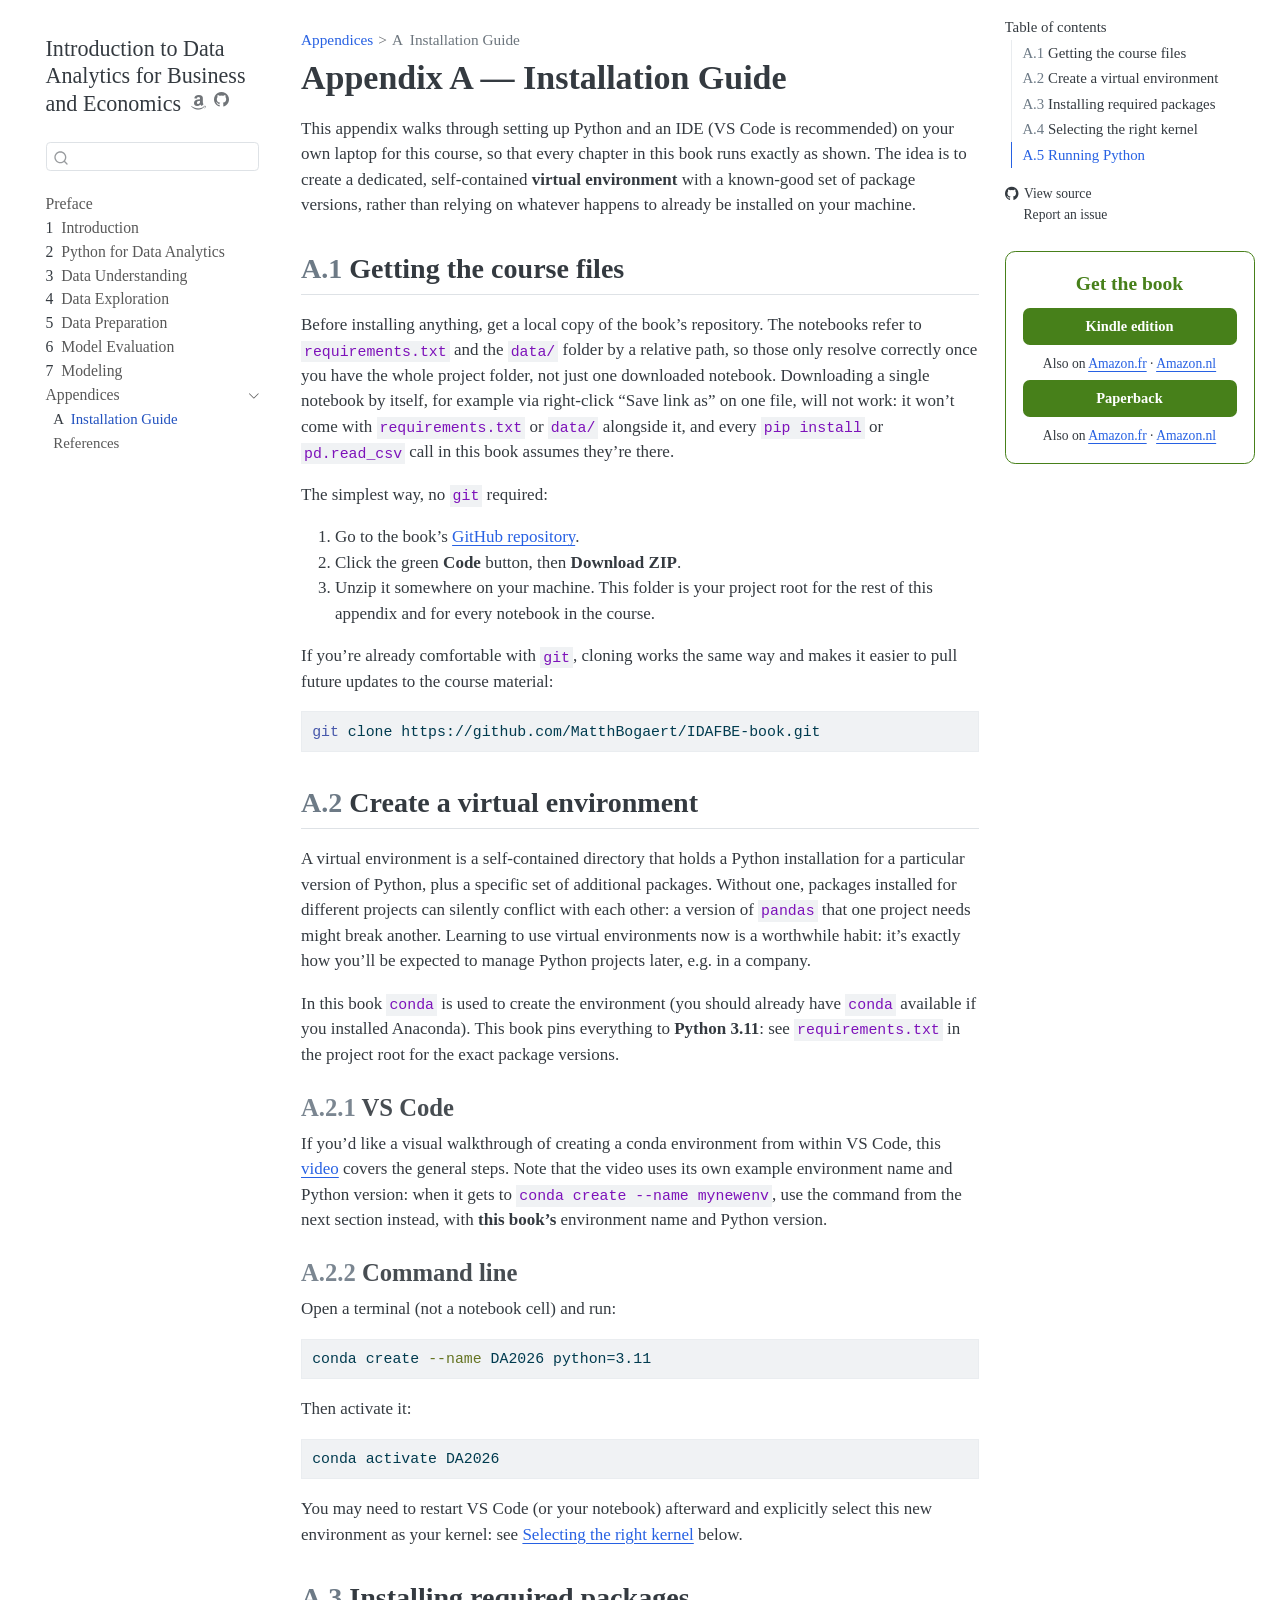
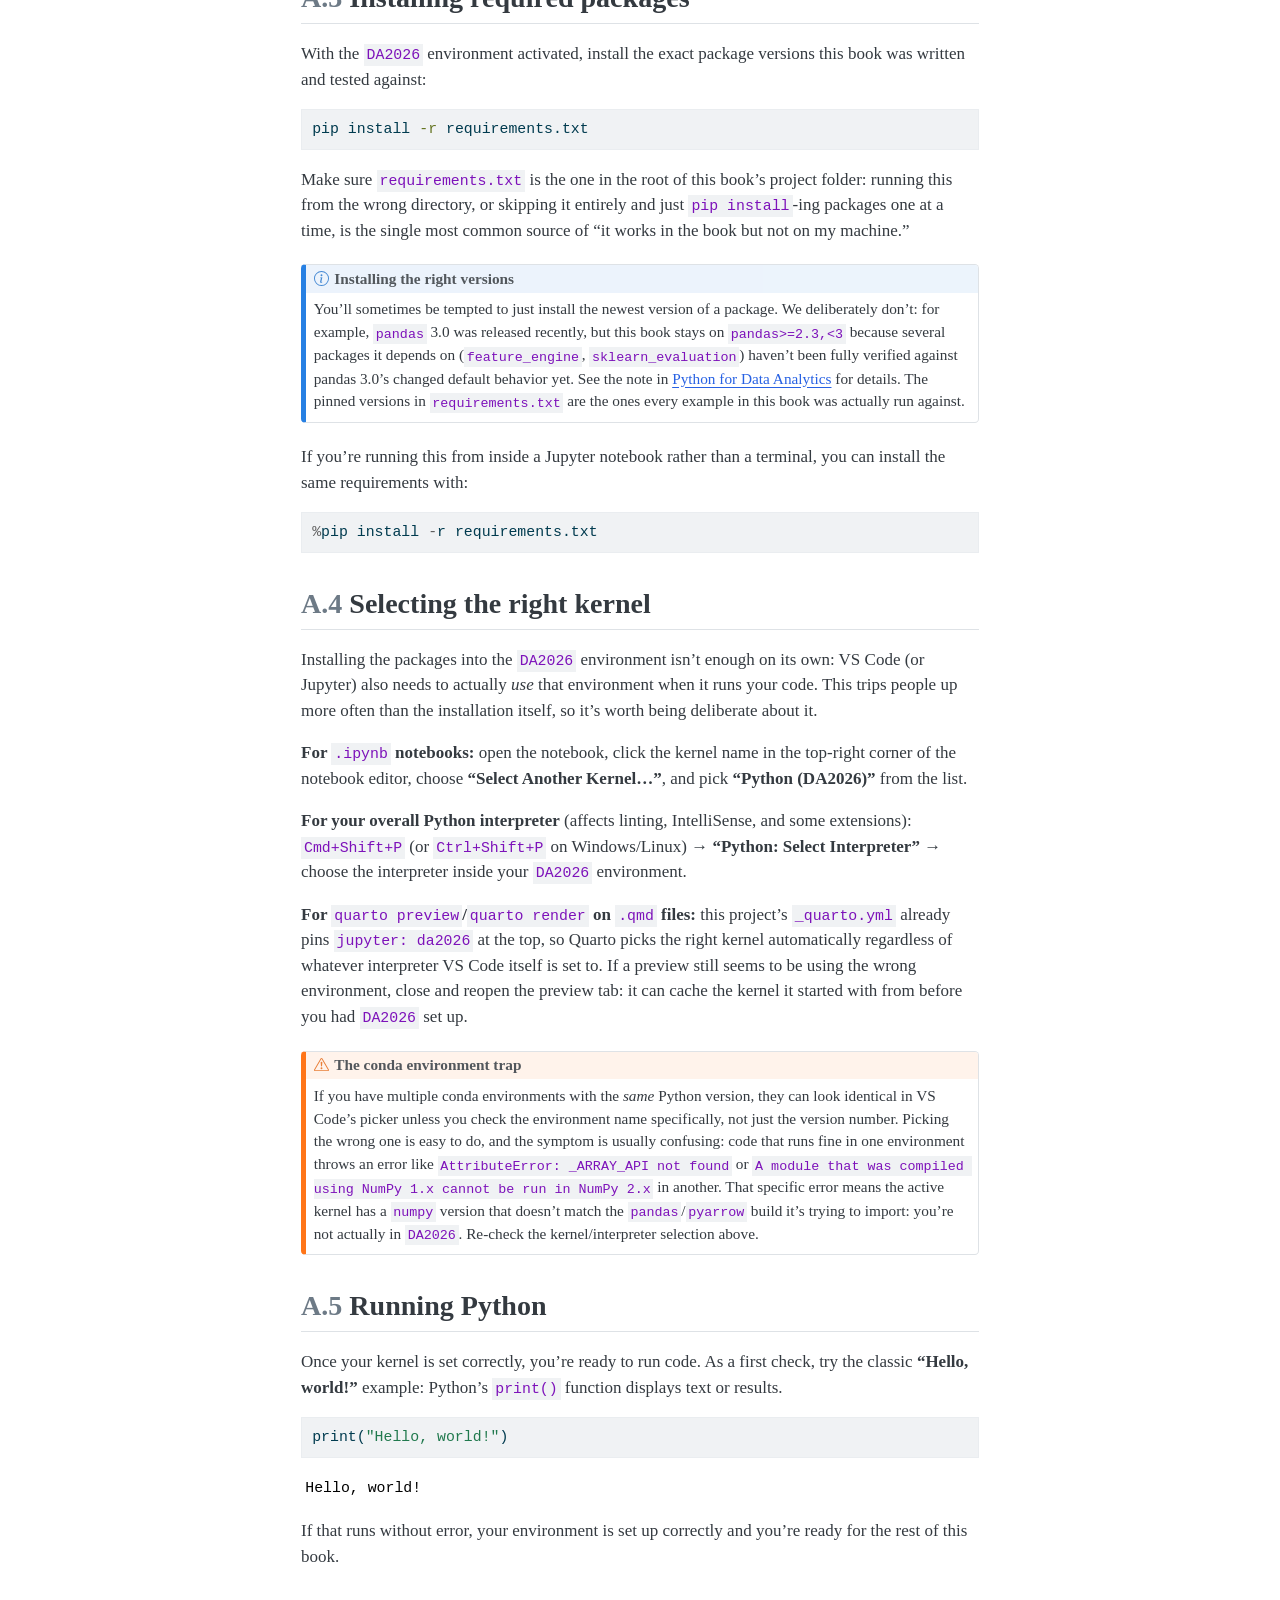
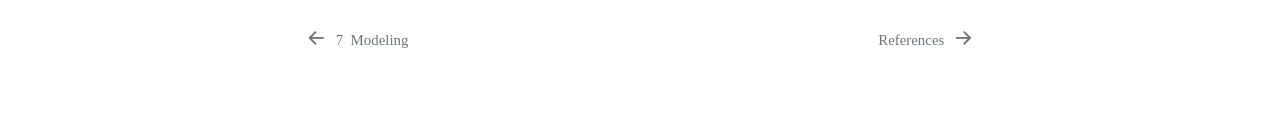
<file: chapters/appendix-installation.html>
<!DOCTYPE html>
<html xmlns="http://www.w3.org/1999/xhtml" lang="en" xml:lang="en"><head>

<meta charset="utf-8">
<meta name="generator" content="quarto-1.9.38">

<meta name="viewport" content="width=device-width, initial-scale=1.0, user-scalable=yes">


<title>Appendix A — Installation Guide – Introduction to Data Analytics for Business and Economics</title>
<style>
/* Default styles provided by pandoc.
** See https://pandoc.org/MANUAL.html#variables-for-html for config info.
*/
code{white-space: pre-wrap;}
span.smallcaps{font-variant: small-caps;}
div.columns{display: flex; gap: min(4vw, 1.5em);}
div.column{flex: auto; overflow-x: auto;}
div.hanging-indent{margin-left: 1.5em; text-indent: -1.5em;}
ul.task-list{list-style: none;}
ul.task-list li input[type="checkbox"] {
  width: 0.8em;
  margin: 0 0.8em 0.2em -1em; /* quarto-specific, see https://github.com/quarto-dev/quarto-cli/issues/4556 */ 
  vertical-align: middle;
}
/* CSS for syntax highlighting */
html { -webkit-text-size-adjust: 100%; }
pre > code.sourceCode { white-space: pre; position: relative; }
pre > code.sourceCode > span { display: inline-block; line-height: 1.25; }
pre > code.sourceCode > span:empty { height: 1.2em; }
.sourceCode { overflow: visible; }
code.sourceCode > span { color: inherit; text-decoration: inherit; }
div.sourceCode { margin: 1em 0; }
pre.sourceCode { margin: 0; }
@media screen {
div.sourceCode { overflow: auto; }
}
@media print {
pre > code.sourceCode { white-space: pre-wrap; }
pre > code.sourceCode > span { text-indent: -5em; padding-left: 5em; }
}
pre.numberSource code
  { counter-reset: source-line 0; }
pre.numberSource code > span
  { position: relative; left: -4em; counter-increment: source-line; }
pre.numberSource code > span > a:first-child::before
  { content: counter(source-line);
    position: relative; left: -1em; text-align: right; vertical-align: baseline;
    border: none; display: inline-block;
    -webkit-touch-callout: none; -webkit-user-select: none;
    -khtml-user-select: none; -moz-user-select: none;
    -ms-user-select: none; user-select: none;
    padding: 0 4px; width: 4em;
  }
pre.numberSource { margin-left: 3em;  padding-left: 4px; }
div.sourceCode
  {   }
@media screen {
pre > code.sourceCode > span > a:first-child::before { text-decoration: underline; }
}
</style>


<script src="../site_libs/quarto-nav/quarto-nav.js"></script>
<script src="../site_libs/quarto-nav/headroom.min.js"></script>
<script src="../site_libs/clipboard/clipboard.min.js"></script>
<script src="../site_libs/quarto-search/autocomplete.umd.js"></script>
<script src="../site_libs/quarto-search/fuse.min.js"></script>
<script src="../site_libs/quarto-search/quarto-search.js"></script>
<meta name="quarto:offset" content="../">
<link href="../chapters/references.html" rel="next">
<link href="../chapters/07-modeling.html" rel="prev">
<script src="../site_libs/quarto-html/quarto.js" type="module"></script>
<script src="../site_libs/quarto-html/tabsets/tabsets.js" type="module"></script>
<script src="../site_libs/quarto-html/popper.min.js"></script>
<script src="../site_libs/quarto-html/tippy.umd.min.js"></script>
<script src="../site_libs/quarto-html/anchor.min.js"></script>
<link href="../site_libs/quarto-html/tippy.css" rel="stylesheet">
<link href="../site_libs/quarto-html/quarto-syntax-highlighting-15634bcf2e68342d4ad2dfa704d543f6.css" rel="stylesheet" id="quarto-text-highlighting-styles">
<script src="../site_libs/bootstrap/bootstrap.min.js"></script>
<link href="../site_libs/bootstrap/bootstrap-icons.css" rel="stylesheet">
<link href="../site_libs/bootstrap/bootstrap-5ccb035bea26c1e21f80f44cf7c27909.min.css" rel="stylesheet" append-hash="true" id="quarto-bootstrap" data-mode="light">
<script id="quarto-search-options" type="application/json">{
  "location": "sidebar",
  "copy-button": false,
  "collapse-after": 3,
  "panel-placement": "start",
  "type": "textbox",
  "limit": 50,
  "keyboard-shortcut": [
    "f",
    "/",
    "s"
  ],
  "show-item-context": false,
  "language": {
    "search-no-results-text": "No results",
    "search-matching-documents-text": "matching documents",
    "search-copy-link-title": "Copy link to search",
    "search-hide-matches-text": "Hide additional matches",
    "search-more-match-text": "more match in this document",
    "search-more-matches-text": "more matches in this document",
    "search-clear-button-title": "Clear",
    "search-text-placeholder": "",
    "search-detached-cancel-button-title": "Cancel",
    "search-submit-button-title": "Submit",
    "search-label": "Search"
  }
}</script>


<link rel="stylesheet" href="../styles.css">
</head>

<body class="nav-sidebar floating quarto-light">

<div id="quarto-search-results"></div>
  <header id="quarto-header" class="headroom fixed-top">
  <nav class="quarto-secondary-nav">
    <div class="container-fluid d-flex">
      <button type="button" class="quarto-btn-toggle btn" data-bs-toggle="collapse" role="button" data-bs-target=".quarto-sidebar-collapse-item" aria-controls="quarto-sidebar" aria-expanded="false" aria-label="Toggle sidebar navigation" onclick="if (window.quartoToggleHeadroom) { window.quartoToggleHeadroom(); }">
        <i class="bi bi-layout-text-sidebar-reverse"></i>
      </button>
        <nav class="quarto-page-breadcrumbs" aria-label="breadcrumb"><ol class="breadcrumb"><li class="breadcrumb-item"><a href="../chapters/appendix-installation.html">Appendices</a></li><li class="breadcrumb-item"><a href="../chapters/appendix-installation.html"><span class="chapter-number">A</span>&nbsp; <span class="chapter-title">Installation Guide</span></a></li></ol></nav>
        <a class="flex-grow-1" role="navigation" data-bs-toggle="collapse" data-bs-target=".quarto-sidebar-collapse-item" aria-controls="quarto-sidebar" aria-expanded="false" aria-label="Toggle sidebar navigation" onclick="if (window.quartoToggleHeadroom) { window.quartoToggleHeadroom(); }">      
        </a>
      <button type="button" class="btn quarto-search-button" aria-label="Search" onclick="window.quartoOpenSearch();">
        <i class="bi bi-search"></i>
      </button>
    </div>
  </nav>
</header>
<!-- content -->
<div id="quarto-content" class="quarto-container page-columns page-rows-contents page-layout-article">
<!-- sidebar -->
  <nav id="quarto-sidebar" class="sidebar collapse collapse-horizontal quarto-sidebar-collapse-item sidebar-navigation floating overflow-auto">
    <div class="pt-lg-2 mt-2 text-left sidebar-header">
    <div class="sidebar-title mb-0 py-0">
      <a href="../">Introduction to Data Analytics for Business and Economics</a> 
        <div class="sidebar-tools-main">
    <div class="dropdown">
      <a href="" title="Kindle edition" id="quarto-navigation-tool-dropdown-0" class="quarto-navigation-tool dropdown-toggle px-1" data-bs-toggle="dropdown" aria-expanded="false" role="link" aria-label="Kindle edition"><i class="bi bi-amazon"></i></a>
      <ul class="dropdown-menu" aria-labelledby="quarto-navigation-tool-dropdown-0">
          <li>
            <a class="dropdown-item sidebar-tools-main-item" href="https://www.amazon.com/dp/B0HMBLLJBD">
            Amazon.com
            </a>
          </li>
          <li>
            <a class="dropdown-item sidebar-tools-main-item" href="https://www.amazon.fr/dp/B0HMBLLJBD">
            Amazon.fr
            </a>
          </li>
          <li>
            <a class="dropdown-item sidebar-tools-main-item" href="https://www.amazon.nl/dp/B0HMBLLJBD">
            Amazon.nl
            </a>
          </li>
      </ul>
    </div>
    <a href="https://github.com/MatthBogaert/IDAFBE-book" title="Source Code" class="quarto-navigation-tool px-1" aria-label="Source Code"><i class="bi bi-github"></i></a>
</div>
    </div>
      </div>
        <div class="mt-2 flex-shrink-0 align-items-center">
        <div class="sidebar-search">
        <div id="quarto-search" class="" title="Search"></div>
        </div>
        </div>
    <div class="sidebar-menu-container"> 
    <ul class="list-unstyled mt-1">
        <li class="sidebar-item">
  <div class="sidebar-item-container"> 
  <a href="../index.html" class="sidebar-item-text sidebar-link">
 <span class="menu-text">Preface</span></a>
  </div>
</li>
        <li class="sidebar-item">
  <div class="sidebar-item-container"> 
  <a href="../chapters/01-intro.html" class="sidebar-item-text sidebar-link">
 <span class="menu-text"><span class="chapter-number">1</span>&nbsp; <span class="chapter-title">Introduction</span></span></a>
  </div>
</li>
        <li class="sidebar-item">
  <div class="sidebar-item-container"> 
  <a href="../chapters/02-python-basics.html" class="sidebar-item-text sidebar-link">
 <span class="menu-text"><span class="chapter-number">2</span>&nbsp; <span class="chapter-title">Python for Data Analytics</span></span></a>
  </div>
</li>
        <li class="sidebar-item">
  <div class="sidebar-item-container"> 
  <a href="../chapters/03-data-understanding.html" class="sidebar-item-text sidebar-link">
 <span class="menu-text"><span class="chapter-number">3</span>&nbsp; <span class="chapter-title">Data Understanding</span></span></a>
  </div>
</li>
        <li class="sidebar-item">
  <div class="sidebar-item-container"> 
  <a href="../chapters/04-data-exploration.html" class="sidebar-item-text sidebar-link">
 <span class="menu-text"><span class="chapter-number">4</span>&nbsp; <span class="chapter-title">Data Exploration</span></span></a>
  </div>
</li>
        <li class="sidebar-item">
  <div class="sidebar-item-container"> 
  <a href="../chapters/05-data-preparation.html" class="sidebar-item-text sidebar-link">
 <span class="menu-text"><span class="chapter-number">5</span>&nbsp; <span class="chapter-title">Data Preparation</span></span></a>
  </div>
</li>
        <li class="sidebar-item">
  <div class="sidebar-item-container"> 
  <a href="../chapters/06-model-evaluation.html" class="sidebar-item-text sidebar-link">
 <span class="menu-text"><span class="chapter-number">6</span>&nbsp; <span class="chapter-title">Model Evaluation</span></span></a>
  </div>
</li>
        <li class="sidebar-item">
  <div class="sidebar-item-container"> 
  <a href="../chapters/07-modeling.html" class="sidebar-item-text sidebar-link">
 <span class="menu-text"><span class="chapter-number">7</span>&nbsp; <span class="chapter-title">Modeling</span></span></a>
  </div>
</li>
        <li class="sidebar-item sidebar-item-section">
      <div class="sidebar-item-container"> 
            <a class="sidebar-item-text sidebar-link text-start" data-bs-toggle="collapse" data-bs-target="#quarto-sidebar-section-1" role="navigation" aria-expanded="true">
 <span class="menu-text">Appendices</span></a>
          <a class="sidebar-item-toggle text-start" data-bs-toggle="collapse" data-bs-target="#quarto-sidebar-section-1" role="navigation" aria-expanded="true" aria-label="Toggle section">
            <i class="bi bi-chevron-right ms-2"></i>
          </a> 
      </div>
      <ul id="quarto-sidebar-section-1" class="collapse list-unstyled sidebar-section depth1 show">  
          <li class="sidebar-item">
  <div class="sidebar-item-container"> 
  <a href="../chapters/appendix-installation.html" class="sidebar-item-text sidebar-link active">
 <span class="menu-text"><span class="chapter-number">A</span>&nbsp; <span class="chapter-title">Installation Guide</span></span></a>
  </div>
</li>
          <li class="sidebar-item">
  <div class="sidebar-item-container"> 
  <a href="../chapters/references.html" class="sidebar-item-text sidebar-link">
 <span class="menu-text">References</span></a>
  </div>
</li>
      </ul>
  </li>
    </ul>
    </div>
</nav>
<div id="quarto-sidebar-glass" class="quarto-sidebar-collapse-item" data-bs-toggle="collapse" data-bs-target=".quarto-sidebar-collapse-item"></div>
<!-- margin-sidebar -->
    <div id="quarto-margin-sidebar" class="sidebar margin-sidebar">
        <nav id="TOC" role="doc-toc" class="toc-active">
    <h2 id="toc-title">Table of contents</h2>
   
  <ul>
  <li><a href="#getting-the-course-files" id="toc-getting-the-course-files" class="nav-link active" data-scroll-target="#getting-the-course-files"><span class="header-section-number">A.1</span> Getting the course files</a></li>
  <li><a href="#create-a-virtual-environment" id="toc-create-a-virtual-environment" class="nav-link" data-scroll-target="#create-a-virtual-environment"><span class="header-section-number">A.2</span> Create a virtual environment</a>
  <ul class="collapse">
  <li><a href="#vs-code" id="toc-vs-code" class="nav-link" data-scroll-target="#vs-code"><span class="header-section-number">A.2.1</span> VS Code</a></li>
  <li><a href="#command-line" id="toc-command-line" class="nav-link" data-scroll-target="#command-line"><span class="header-section-number">A.2.2</span> Command line</a></li>
  </ul></li>
  <li><a href="#installing-required-packages" id="toc-installing-required-packages" class="nav-link" data-scroll-target="#installing-required-packages"><span class="header-section-number">A.3</span> Installing required packages</a></li>
  <li><a href="#selecting-the-right-kernel" id="toc-selecting-the-right-kernel" class="nav-link" data-scroll-target="#selecting-the-right-kernel"><span class="header-section-number">A.4</span> Selecting the right kernel</a></li>
  <li><a href="#running-python" id="toc-running-python" class="nav-link" data-scroll-target="#running-python"><span class="header-section-number">A.5</span> Running Python</a></li>
  </ul>
<div class="toc-actions"><ul><li><a href="https://github.com/MatthBogaert/IDAFBE-book/blob/main/chapters/appendix-installation.qmd" class="toc-action"><i class="bi bi-github"></i>View source</a></li><li><a href="https://github.com/MatthBogaert/IDAFBE-book/issues/new" class="toc-action"><i class="bi empty"></i>Report an issue</a></li></ul></div></nav>
    <div class="quarto-margin-footer"><div class="margin-footer-item">
<div class="buy-box">
<div class="buy-box-title">
<p>Get the book</p>
</div>
<p><a href="https://www.amazon.com/dp/B0HMBLLJBD" class="buy-btn">Kindle edition</a></p>
<div class="buy-alt">
<p>Also on <a href="https://www.amazon.fr/dp/B0HMBLLJBD">Amazon.fr</a> · <a href="https://www.amazon.nl/dp/B0HMBLLJBD">Amazon.nl</a></p>
</div>
<p><a href="https://www.amazon.com/dp/B0HMFP8LM2" class="buy-btn">Paperback</a></p>
<div class="buy-alt">
<p>Also on <a href="https://www.amazon.fr/dp/B0HMFP8LM2">Amazon.fr</a> · <a href="https://www.amazon.nl/dp/B0HMFP8LM2">Amazon.nl</a></p>
</div>
</div>
</div></div></div>
<!-- main -->
<main class="content" id="quarto-document-content">

<header id="title-block-header" class="quarto-title-block default"><nav class="quarto-page-breadcrumbs quarto-title-breadcrumbs d-none d-lg-block" aria-label="breadcrumb"><ol class="breadcrumb"><li class="breadcrumb-item"><a href="../chapters/appendix-installation.html">Appendices</a></li><li class="breadcrumb-item"><a href="../chapters/appendix-installation.html"><span class="chapter-number">A</span>&nbsp; <span class="chapter-title">Installation Guide</span></a></li></ol></nav>
<div class="quarto-title">
<h1 class="title">Appendix A — Installation Guide</h1>
</div>



<div class="quarto-title-meta">

    
  
    
  </div>
  


</header>


<p>This appendix walks through setting up Python and an IDE (VS Code is recommended) on your own laptop for this course, so that every chapter in this book runs exactly as shown. The idea is to create a dedicated, self-contained <strong>virtual environment</strong> with a known-good set of package versions, rather than relying on whatever happens to already be installed on your machine.</p>
<section id="getting-the-course-files" class="level2" data-number="A.1">
<h2 data-number="A.1" class="anchored" data-anchor-id="getting-the-course-files"><span class="header-section-number">A.1</span> Getting the course files</h2>
<p>Before installing anything, get a local copy of the book’s repository. The notebooks refer to <code>requirements.txt</code> and the <code>data/</code> folder by a relative path, so those only resolve correctly once you have the whole project folder, not just one downloaded notebook. Downloading a single notebook by itself, for example via right-click “Save link as” on one file, will not work: it won’t come with <code>requirements.txt</code> or <code>data/</code> alongside it, and every <code>pip install</code> or <code>pd.read_csv</code> call in this book assumes they’re there.</p>
<p>The simplest way, no <code>git</code> required:</p>
<ol type="1">
<li>Go to the book’s <a href="https://github.com/MatthBogaert/IDAFBE-book">GitHub repository</a>.</li>
<li>Click the green <strong>Code</strong> button, then <strong>Download ZIP</strong>.</li>
<li>Unzip it somewhere on your machine. This folder is your project root for the rest of this appendix and for every notebook in the course.</li>
</ol>
<p>If you’re already comfortable with <code>git</code>, cloning works the same way and makes it easier to pull future updates to the course material:</p>
<div class="code-copy-outer-scaffold"><div class="sourceCode" id="cb1"><pre class="sourceCode bash code-with-copy"><code class="sourceCode bash"><span id="cb1-1"><a href="#cb1-1" aria-hidden="true" tabindex="-1"></a><span class="fu">git</span> clone https://github.com/MatthBogaert/IDAFBE-book.git</span></code></pre></div><button title="Copy to Clipboard" class="code-copy-button"><i class="bi"></i></button></div>
</section>
<section id="create-a-virtual-environment" class="level2" data-number="A.2">
<h2 data-number="A.2" class="anchored" data-anchor-id="create-a-virtual-environment"><span class="header-section-number">A.2</span> Create a virtual environment</h2>
<p>A virtual environment is a self-contained directory that holds a Python installation for a particular version of Python, plus a specific set of additional packages. Without one, packages installed for different projects can silently conflict with each other: a version of <code>pandas</code> that one project needs might break another. Learning to use virtual environments now is a worthwhile habit: it’s exactly how you’ll be expected to manage Python projects later, e.g.&nbsp;in a company.</p>
<p>In this book <code>conda</code> is used to create the environment (you should already have <code>conda</code> available if you installed Anaconda). This book pins everything to <strong>Python 3.11</strong>: see <code>requirements.txt</code> in the project root for the exact package versions.</p>
<section id="vs-code" class="level3" data-number="A.2.1">
<h3 data-number="A.2.1" class="anchored" data-anchor-id="vs-code"><span class="header-section-number">A.2.1</span> VS Code</h3>
<p>If you’d like a visual walkthrough of creating a conda environment from within VS Code, this <a href="https://www.youtube.com/watch?v=fnb4_MzpZFU">video</a> covers the general steps. Note that the video uses its own example environment name and Python version: when it gets to <code>conda create --name mynewenv</code>, use the command from the next section instead, with <strong>this book’s</strong> environment name and Python version.</p>
</section>
<section id="command-line" class="level3" data-number="A.2.2">
<h3 data-number="A.2.2" class="anchored" data-anchor-id="command-line"><span class="header-section-number">A.2.2</span> Command line</h3>
<p>Open a terminal (not a notebook cell) and run:</p>
<div class="code-copy-outer-scaffold"><div class="sourceCode" id="cb2"><pre class="sourceCode bash code-with-copy"><code class="sourceCode bash"><span id="cb2-1"><a href="#cb2-1" aria-hidden="true" tabindex="-1"></a><span class="ex">conda</span> create <span class="at">--name</span> DA2026 python=3.11</span></code></pre></div><button title="Copy to Clipboard" class="code-copy-button"><i class="bi"></i></button></div>
<p>Then activate it:</p>
<div class="code-copy-outer-scaffold"><div class="sourceCode" id="cb3"><pre class="sourceCode bash code-with-copy"><code class="sourceCode bash"><span id="cb3-1"><a href="#cb3-1" aria-hidden="true" tabindex="-1"></a><span class="ex">conda</span> activate DA2026</span></code></pre></div><button title="Copy to Clipboard" class="code-copy-button"><i class="bi"></i></button></div>
<p>You may need to restart VS Code (or your notebook) afterward and explicitly select this new environment as your kernel: see <a href="#selecting-the-right-kernel">Selecting the right kernel</a> below.</p>
</section>
</section>
<section id="installing-required-packages" class="level2" data-number="A.3">
<h2 data-number="A.3" class="anchored" data-anchor-id="installing-required-packages"><span class="header-section-number">A.3</span> Installing required packages</h2>
<p>With the <code>DA2026</code> environment activated, install the exact package versions this book was written and tested against:</p>
<div class="code-copy-outer-scaffold"><div class="sourceCode" id="cb4"><pre class="sourceCode bash code-with-copy"><code class="sourceCode bash"><span id="cb4-1"><a href="#cb4-1" aria-hidden="true" tabindex="-1"></a><span class="ex">pip</span> install <span class="at">-r</span> requirements.txt</span></code></pre></div><button title="Copy to Clipboard" class="code-copy-button"><i class="bi"></i></button></div>
<p>Make sure <code>requirements.txt</code> is the one in the root of this book’s project folder: running this from the wrong directory, or skipping it entirely and just <code>pip install</code>-ing packages one at a time, is the single most common source of “it works in the book but not on my machine.”</p>
<div class="callout callout-style-default callout-note callout-titled">
<div class="callout-header d-flex align-content-center">
<div class="callout-icon-container">
<i class="callout-icon"></i>
</div>
<div class="callout-title-container flex-fill">
<span class="screen-reader-only">Note</span>Installing the right versions
</div>
</div>
<div class="callout-body-container callout-body">
<p>You’ll sometimes be tempted to just install the newest version of a package. We deliberately don’t: for example, <code>pandas</code> 3.0 was released recently, but this book stays on <code>pandas&gt;=2.3,&lt;3</code> because several packages it depends on (<code>feature_engine</code>, <code>sklearn_evaluation</code>) haven’t been fully verified against pandas 3.0’s changed default behavior yet. See the note in <a href="../chapters/02-python-basics.html#pandas">Python for Data Analytics</a> for details. The pinned versions in <code>requirements.txt</code> are the ones every example in this book was actually run against.</p>
</div>
</div>
<p>If you’re running this from inside a Jupyter notebook rather than a terminal, you can install the same requirements with:</p>
<div id="a1ddaa75" class="cell" data-execution_count="1">
<div class="code-copy-outer-scaffold"><div class="sourceCode cell-code" id="cb5"><pre class="sourceCode python code-with-copy"><code class="sourceCode python"><span id="cb5-1"><a href="#cb5-1" aria-hidden="true" tabindex="-1"></a><span class="op">%</span>pip install <span class="op">-</span>r requirements.txt</span></code></pre></div><button title="Copy to Clipboard" class="code-copy-button"><i class="bi"></i></button></div>
</div>
</section>
<section id="selecting-the-right-kernel" class="level2" data-number="A.4">
<h2 data-number="A.4" class="anchored" data-anchor-id="selecting-the-right-kernel"><span class="header-section-number">A.4</span> Selecting the right kernel</h2>
<p>Installing the packages into the <code>DA2026</code> environment isn’t enough on its own: VS Code (or Jupyter) also needs to actually <em>use</em> that environment when it runs your code. This trips people up more often than the installation itself, so it’s worth being deliberate about it.</p>
<p><strong>For <code>.ipynb</code> notebooks:</strong> open the notebook, click the kernel name in the top-right corner of the notebook editor, choose <strong>“Select Another Kernel…”</strong>, and pick <strong>“Python (DA2026)”</strong> from the list.</p>
<p><strong>For your overall Python interpreter</strong> (affects linting, IntelliSense, and some extensions): <code>Cmd+Shift+P</code> (or <code>Ctrl+Shift+P</code> on Windows/Linux) → <strong>“Python: Select Interpreter”</strong> → choose the interpreter inside your <code>DA2026</code> environment.</p>
<p><strong>For <code>quarto preview</code>/<code>quarto render</code> on <code>.qmd</code> files:</strong> this project’s <code>_quarto.yml</code> already pins <code>jupyter: da2026</code> at the top, so Quarto picks the right kernel automatically regardless of whatever interpreter VS Code itself is set to. If a preview still seems to be using the wrong environment, close and reopen the preview tab: it can cache the kernel it started with from before you had <code>DA2026</code> set up.</p>
<div class="callout callout-style-default callout-warning callout-titled">
<div class="callout-header d-flex align-content-center">
<div class="callout-icon-container">
<i class="callout-icon"></i>
</div>
<div class="callout-title-container flex-fill">
<span class="screen-reader-only">Warning</span>The conda environment trap
</div>
</div>
<div class="callout-body-container callout-body">
<p>If you have multiple conda environments with the <em>same</em> Python version, they can look identical in VS Code’s picker unless you check the environment name specifically, not just the version number. Picking the wrong one is easy to do, and the symptom is usually confusing: code that runs fine in one environment throws an error like <code>AttributeError: _ARRAY_API not found</code> or <code>A module that was compiled using NumPy 1.x cannot be run in NumPy 2.x</code> in another. That specific error means the active kernel has a <code>numpy</code> version that doesn’t match the <code>pandas</code>/<code>pyarrow</code> build it’s trying to import: you’re not actually in <code>DA2026</code>. Re-check the kernel/interpreter selection above.</p>
</div>
</div>
</section>
<section id="running-python" class="level2" data-number="A.5">
<h2 data-number="A.5" class="anchored" data-anchor-id="running-python"><span class="header-section-number">A.5</span> Running Python</h2>
<p>Once your kernel is set correctly, you’re ready to run code. As a first check, try the classic <strong>“Hello, world!”</strong> example: Python’s <code>print()</code> function displays text or results.</p>
<div id="4c3a5d4d" class="cell" data-execution_count="2">
<div class="code-copy-outer-scaffold"><div class="sourceCode cell-code" id="cb6"><pre class="sourceCode python code-with-copy"><code class="sourceCode python"><span id="cb6-1"><a href="#cb6-1" aria-hidden="true" tabindex="-1"></a><span class="bu">print</span>(<span class="st">"Hello, world!"</span>)</span></code></pre></div><button title="Copy to Clipboard" class="code-copy-button"><i class="bi"></i></button></div>
<div class="cell-output cell-output-stdout">
<pre><code>Hello, world!</code></pre>
</div>
</div>
<p>If that runs without error, your environment is set up correctly and you’re ready for the rest of this book.</p>


</section>

</main> <!-- /main -->
<script id="quarto-html-after-body" type="application/javascript">
  window.document.addEventListener("DOMContentLoaded", function (event) {
    const icon = "";
    const anchorJS = new window.AnchorJS();
    anchorJS.options = {
      placement: 'right',
      icon: icon
    };
    anchorJS.add('.anchored');
    const isCodeAnnotation = (el) => {
      for (const clz of el.classList) {
        if (clz.startsWith('code-annotation-')) {                     
          return true;
        }
      }
      return false;
    }
    const onCopySuccess = function(e) {
      // button target
      const button = e.trigger;
      // don't keep focus
      button.blur();
      // flash "checked"
      button.classList.add('code-copy-button-checked');
      var currentTitle = button.getAttribute("title");
      button.setAttribute("title", "Copied!");
      let tooltip;
      if (window.bootstrap) {
        button.setAttribute("data-bs-toggle", "tooltip");
        button.setAttribute("data-bs-placement", "left");
        button.setAttribute("data-bs-title", "Copied!");
        tooltip = new bootstrap.Tooltip(button, 
          { trigger: "manual", 
            customClass: "code-copy-button-tooltip",
            offset: [0, -8]});
        tooltip.show();    
      }
      setTimeout(function() {
        if (tooltip) {
          tooltip.hide();
          button.removeAttribute("data-bs-title");
          button.removeAttribute("data-bs-toggle");
          button.removeAttribute("data-bs-placement");
        }
        button.setAttribute("title", currentTitle);
        button.classList.remove('code-copy-button-checked');
      }, 1000);
      // clear code selection
      e.clearSelection();
    }
    const getTextToCopy = function(trigger) {
      const outerScaffold = trigger.parentElement.cloneNode(true);
      const codeEl = outerScaffold.querySelector('code');
      for (const childEl of codeEl.children) {
        if (isCodeAnnotation(childEl)) {
          childEl.remove();
        }
      }
      return codeEl.innerText;
    }
    const clipboard = new window.ClipboardJS('.code-copy-button:not([data-in-quarto-modal])', {
      text: getTextToCopy
    });
    clipboard.on('success', onCopySuccess);
    if (window.document.getElementById('quarto-embedded-source-code-modal')) {
      const clipboardModal = new window.ClipboardJS('.code-copy-button[data-in-quarto-modal]', {
        text: getTextToCopy,
        container: window.document.getElementById('quarto-embedded-source-code-modal')
      });
      clipboardModal.on('success', onCopySuccess);
    }
      var localhostRegex = new RegExp(/^(?:http|https):\/\/localhost\:?[0-9]*\//);
      var mailtoRegex = new RegExp(/^mailto:/);
        var filterRegex = new RegExp('/' + window.location.host + '/');
      var isInternal = (href) => {
          return filterRegex.test(href) || localhostRegex.test(href) || mailtoRegex.test(href);
      }
      // Inspect non-navigation links and adorn them if external
     var links = window.document.querySelectorAll('a[href]:not(.nav-link):not(.navbar-brand):not(.toc-action):not(.sidebar-link):not(.sidebar-item-toggle):not(.pagination-link):not(.no-external):not([aria-hidden]):not(.dropdown-item):not(.quarto-navigation-tool):not(.about-link)');
      for (var i=0; i<links.length; i++) {
        const link = links[i];
        if (!isInternal(link.href)) {
          // undo the damage that might have been done by quarto-nav.js in the case of
          // links that we want to consider external
          if (link.dataset.originalHref !== undefined) {
            link.href = link.dataset.originalHref;
          }
        }
      }
    function tippyHover(el, contentFn, onTriggerFn, onUntriggerFn) {
      const config = {
        allowHTML: true,
        maxWidth: 500,
        delay: 100,
        arrow: false,
        appendTo: function(el) {
            return el.parentElement;
        },
        interactive: true,
        interactiveBorder: 10,
        theme: 'quarto',
        placement: 'bottom-start',
      };
      if (contentFn) {
        config.content = contentFn;
      }
      if (onTriggerFn) {
        config.onTrigger = onTriggerFn;
      }
      if (onUntriggerFn) {
        config.onUntrigger = onUntriggerFn;
      }
      window.tippy(el, config); 
    }
    const noterefs = window.document.querySelectorAll('a[role="doc-noteref"]');
    for (var i=0; i<noterefs.length; i++) {
      const ref = noterefs[i];
      tippyHover(ref, function() {
        // use id or data attribute instead here
        let href = ref.getAttribute('data-footnote-href') || ref.getAttribute('href');
        try { href = new URL(href).hash; } catch {}
        const id = href.replace(/^#\/?/, "");
        const note = window.document.getElementById(id);
        if (note) {
          return note.innerHTML;
        } else {
          return "";
        }
      });
    }
    const xrefs = window.document.querySelectorAll('a.quarto-xref');
    const processXRef = (id, note) => {
      // Strip column container classes
      const stripColumnClz = (el) => {
        el.classList.remove("page-full", "page-columns");
        if (el.children) {
          for (const child of el.children) {
            stripColumnClz(child);
          }
        }
      }
      stripColumnClz(note)
      if (id === null || id.startsWith('sec-')) {
        // Special case sections, only their first couple elements
        const container = document.createElement("div");
        if (note.children && note.children.length > 2) {
          container.appendChild(note.children[0].cloneNode(true));
          for (let i = 1; i < note.children.length; i++) {
            const child = note.children[i];
            if (child.tagName === "P" && child.innerText === "") {
              continue;
            } else {
              container.appendChild(child.cloneNode(true));
              break;
            }
          }
          if (window.Quarto?.typesetMath) {
            window.Quarto.typesetMath(container);
          }
          return container.innerHTML
        } else {
          if (window.Quarto?.typesetMath) {
            window.Quarto.typesetMath(note);
          }
          return note.innerHTML;
        }
      } else {
        // Remove any anchor links if they are present
        const anchorLink = note.querySelector('a.anchorjs-link');
        if (anchorLink) {
          anchorLink.remove();
        }
        if (window.Quarto?.typesetMath) {
          window.Quarto.typesetMath(note);
        }
        if (note.classList.contains("callout")) {
          return note.outerHTML;
        } else {
          return note.innerHTML;
        }
      }
    }
    for (var i=0; i<xrefs.length; i++) {
      const xref = xrefs[i];
      tippyHover(xref, undefined, function(instance) {
        instance.disable();
        let url = xref.getAttribute('href');
        let hash = undefined; 
        if (url.startsWith('#')) {
          hash = url;
        } else {
          try { hash = new URL(url).hash; } catch {}
        }
        if (hash) {
          const id = hash.replace(/^#\/?/, "");
          const note = window.document.getElementById(id);
          if (note !== null) {
            try {
              const html = processXRef(id, note.cloneNode(true));
              instance.setContent(html);
            } finally {
              instance.enable();
              instance.show();
            }
          } else {
            // See if we can fetch this
            fetch(url.split('#')[0])
            .then(res => res.text())
            .then(html => {
              const parser = new DOMParser();
              const htmlDoc = parser.parseFromString(html, "text/html");
              const note = htmlDoc.getElementById(id);
              if (note !== null) {
                const html = processXRef(id, note);
                instance.setContent(html);
              } 
            }).finally(() => {
              instance.enable();
              instance.show();
            });
          }
        } else {
          // See if we can fetch a full url (with no hash to target)
          // This is a special case and we should probably do some content thinning / targeting
          fetch(url)
          .then(res => res.text())
          .then(html => {
            const parser = new DOMParser();
            const htmlDoc = parser.parseFromString(html, "text/html");
            const note = htmlDoc.querySelector('main.content');
            if (note !== null) {
              // This should only happen for chapter cross references
              // (since there is no id in the URL)
              // remove the first header
              if (note.children.length > 0 && note.children[0].tagName === "HEADER") {
                note.children[0].remove();
              }
              const html = processXRef(null, note);
              instance.setContent(html);
            } 
          }).finally(() => {
            instance.enable();
            instance.show();
          });
        }
      }, function(instance) {
      });
    }
        let selectedAnnoteEl;
        const selectorForAnnotation = ( cell, annotation) => {
          let cellAttr = 'data-code-cell="' + cell + '"';
          let lineAttr = 'data-code-annotation="' +  annotation + '"';
          const selector = 'span[' + cellAttr + '][' + lineAttr + ']';
          return selector;
        }
        const selectCodeLines = (annoteEl) => {
          const doc = window.document;
          const targetCell = annoteEl.getAttribute("data-target-cell");
          const targetAnnotation = annoteEl.getAttribute("data-target-annotation");
          const annoteSpan = window.document.querySelector(selectorForAnnotation(targetCell, targetAnnotation));
          const lines = annoteSpan.getAttribute("data-code-lines").split(",");
          const lineIds = lines.map((line) => {
            return targetCell + "-" + line;
          })
          let top = null;
          let height = null;
          let parent = null;
          if (lineIds.length > 0) {
              //compute the position of the single el (top and bottom and make a div)
              const el = window.document.getElementById(lineIds[0]);
              top = el.offsetTop;
              height = el.offsetHeight;
              parent = el.parentElement.parentElement;
            if (lineIds.length > 1) {
              const lastEl = window.document.getElementById(lineIds[lineIds.length - 1]);
              const bottom = lastEl.offsetTop + lastEl.offsetHeight;
              height = bottom - top;
            }
            if (top !== null && height !== null && parent !== null) {
              // cook up a div (if necessary) and position it 
              let div = window.document.getElementById("code-annotation-line-highlight");
              if (div === null) {
                div = window.document.createElement("div");
                div.setAttribute("id", "code-annotation-line-highlight");
                div.style.position = 'absolute';
                parent.appendChild(div);
              }
              div.style.top = top - 2 + "px";
              div.style.height = height + 4 + "px";
              div.style.left = 0;
              let gutterDiv = window.document.getElementById("code-annotation-line-highlight-gutter");
              if (gutterDiv === null) {
                gutterDiv = window.document.createElement("div");
                gutterDiv.setAttribute("id", "code-annotation-line-highlight-gutter");
                gutterDiv.style.position = 'absolute';
                const codeCell = window.document.getElementById(targetCell);
                const gutter = codeCell.querySelector('.code-annotation-gutter');
                gutter.appendChild(gutterDiv);
              }
              gutterDiv.style.top = top - 2 + "px";
              gutterDiv.style.height = height + 4 + "px";
            }
            selectedAnnoteEl = annoteEl;
          }
        };
        const unselectCodeLines = () => {
          const elementsIds = ["code-annotation-line-highlight", "code-annotation-line-highlight-gutter"];
          elementsIds.forEach((elId) => {
            const div = window.document.getElementById(elId);
            if (div) {
              div.remove();
            }
          });
          selectedAnnoteEl = undefined;
        };
          // Handle positioning of the toggle
      window.addEventListener(
        "resize",
        throttle(() => {
          elRect = undefined;
          if (selectedAnnoteEl) {
            selectCodeLines(selectedAnnoteEl);
          }
        }, 10)
      );
      function throttle(fn, ms) {
      let throttle = false;
      let timer;
        return (...args) => {
          if(!throttle) { // first call gets through
              fn.apply(this, args);
              throttle = true;
          } else { // all the others get throttled
              if(timer) clearTimeout(timer); // cancel #2
              timer = setTimeout(() => {
                fn.apply(this, args);
                timer = throttle = false;
              }, ms);
          }
        };
      }
        // Attach click handler to the DT
        const annoteDls = window.document.querySelectorAll('dt[data-target-cell]');
        for (const annoteDlNode of annoteDls) {
          annoteDlNode.addEventListener('click', (event) => {
            const clickedEl = event.target;
            if (clickedEl !== selectedAnnoteEl) {
              unselectCodeLines();
              const activeEl = window.document.querySelector('dt[data-target-cell].code-annotation-active');
              if (activeEl) {
                activeEl.classList.remove('code-annotation-active');
              }
              selectCodeLines(clickedEl);
              clickedEl.classList.add('code-annotation-active');
            } else {
              // Unselect the line
              unselectCodeLines();
              clickedEl.classList.remove('code-annotation-active');
            }
          });
        }
    const findCites = (el) => {
      const parentEl = el.parentElement;
      if (parentEl) {
        const cites = parentEl.dataset.cites;
        if (cites) {
          return {
            el,
            cites: cites.split(' ')
          };
        } else {
          return findCites(el.parentElement)
        }
      } else {
        return undefined;
      }
    };
    var bibliorefs = window.document.querySelectorAll('a[role="doc-biblioref"]');
    for (var i=0; i<bibliorefs.length; i++) {
      const ref = bibliorefs[i];
      const citeInfo = findCites(ref);
      if (citeInfo) {
        tippyHover(citeInfo.el, function() {
          var popup = window.document.createElement('div');
          citeInfo.cites.forEach(function(cite) {
            var citeDiv = window.document.createElement('div');
            citeDiv.classList.add('hanging-indent');
            citeDiv.classList.add('csl-entry');
            var biblioDiv = window.document.getElementById('ref-' + cite);
            if (biblioDiv) {
              citeDiv.innerHTML = biblioDiv.innerHTML;
            }
            popup.appendChild(citeDiv);
          });
          return popup.innerHTML;
        });
      }
    }
  });
  </script>
<nav class="page-navigation">
  <div class="nav-page nav-page-previous">
      <a href="../chapters/07-modeling.html" class="pagination-link" aria-label="Modeling">
        <i class="bi bi-arrow-left-short"></i> <span class="nav-page-text"><span class="chapter-number">7</span>&nbsp; <span class="chapter-title">Modeling</span></span>
      </a>          
  </div>
  <div class="nav-page nav-page-next">
      <a href="../chapters/references.html" class="pagination-link" aria-label="References">
        <span class="nav-page-text">References</span> <i class="bi bi-arrow-right-short"></i>
      </a>
  </div>
</nav>
</div> <!-- /content -->




<footer class="footer"><div class="nav-footer"><div class="nav-footer-center"><div class="toc-actions d-sm-block d-md-none"><ul><li><a href="https://github.com/MatthBogaert/IDAFBE-book/blob/main/chapters/appendix-installation.qmd" class="toc-action"><i class="bi bi-github"></i>View source</a></li><li><a href="https://github.com/MatthBogaert/IDAFBE-book/issues/new" class="toc-action"><i class="bi empty"></i>Report an issue</a></li></ul></div></div></div></footer></body></html>
</file>
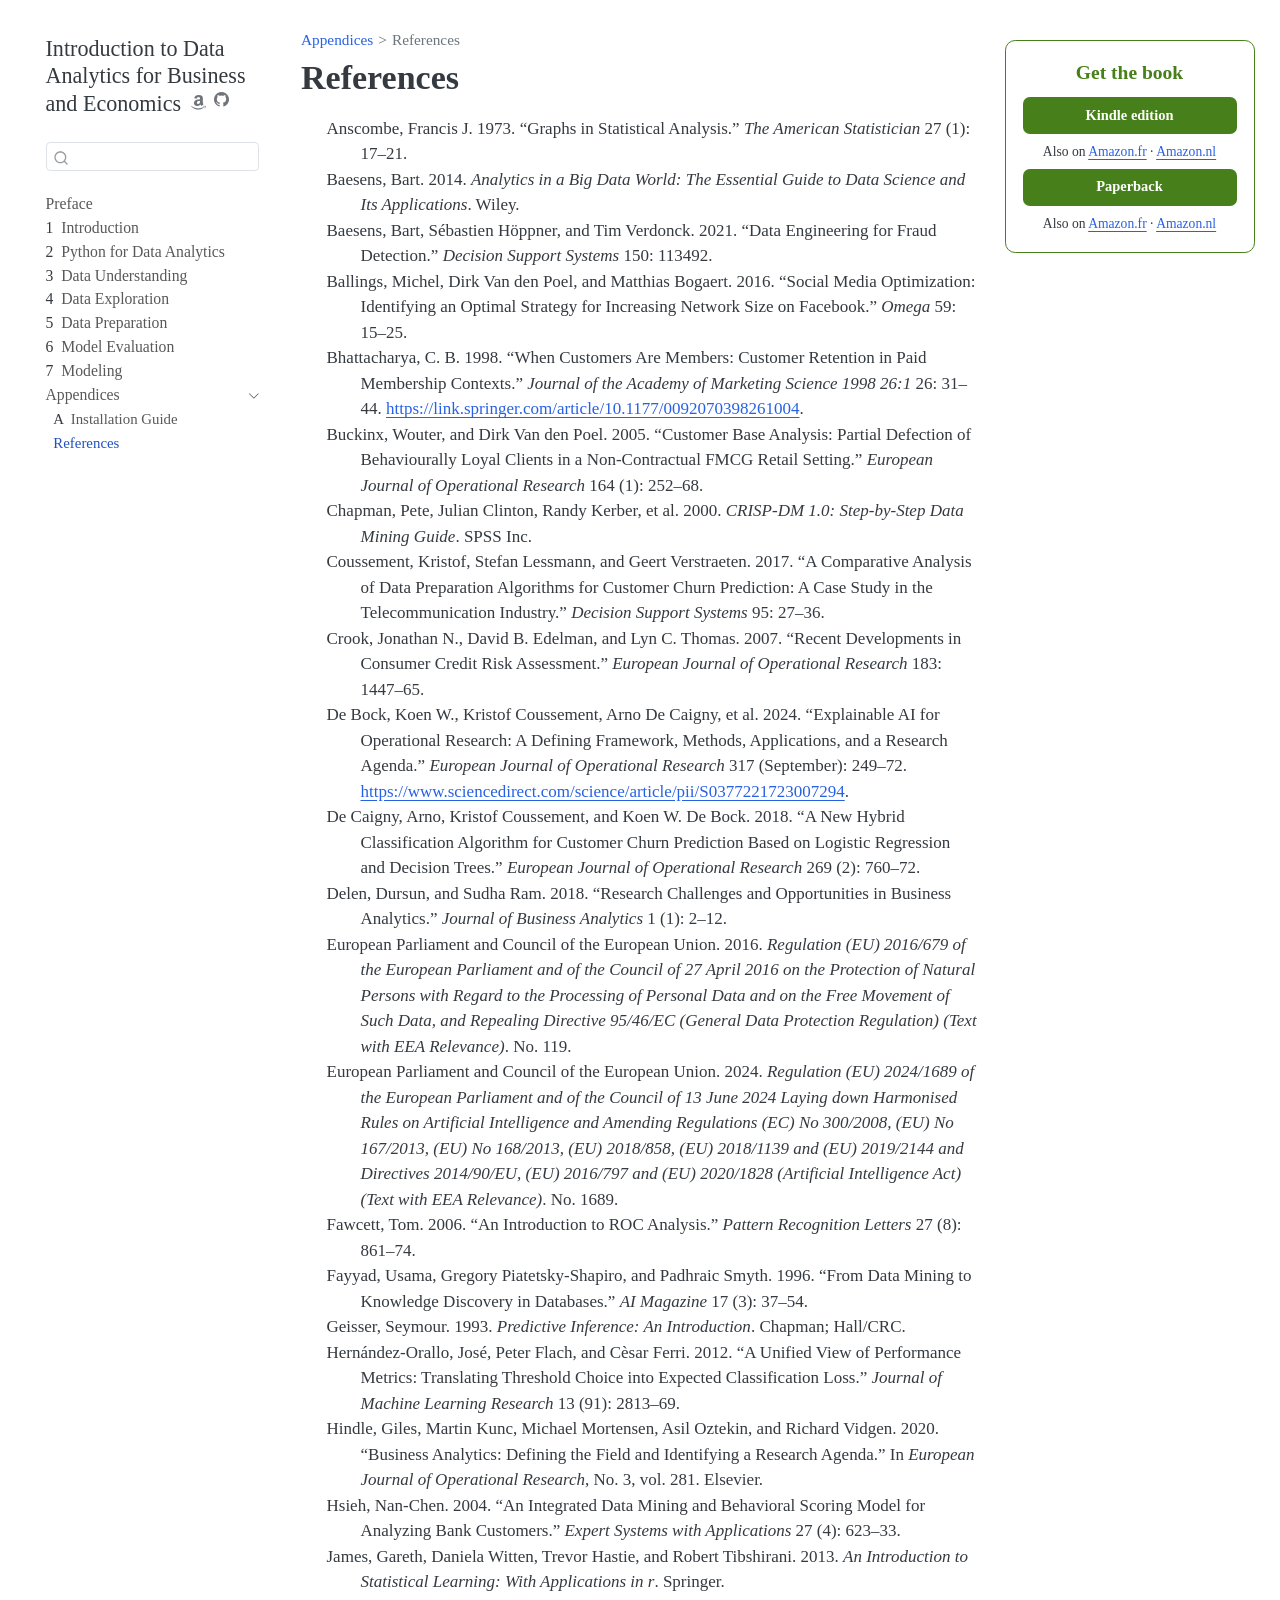
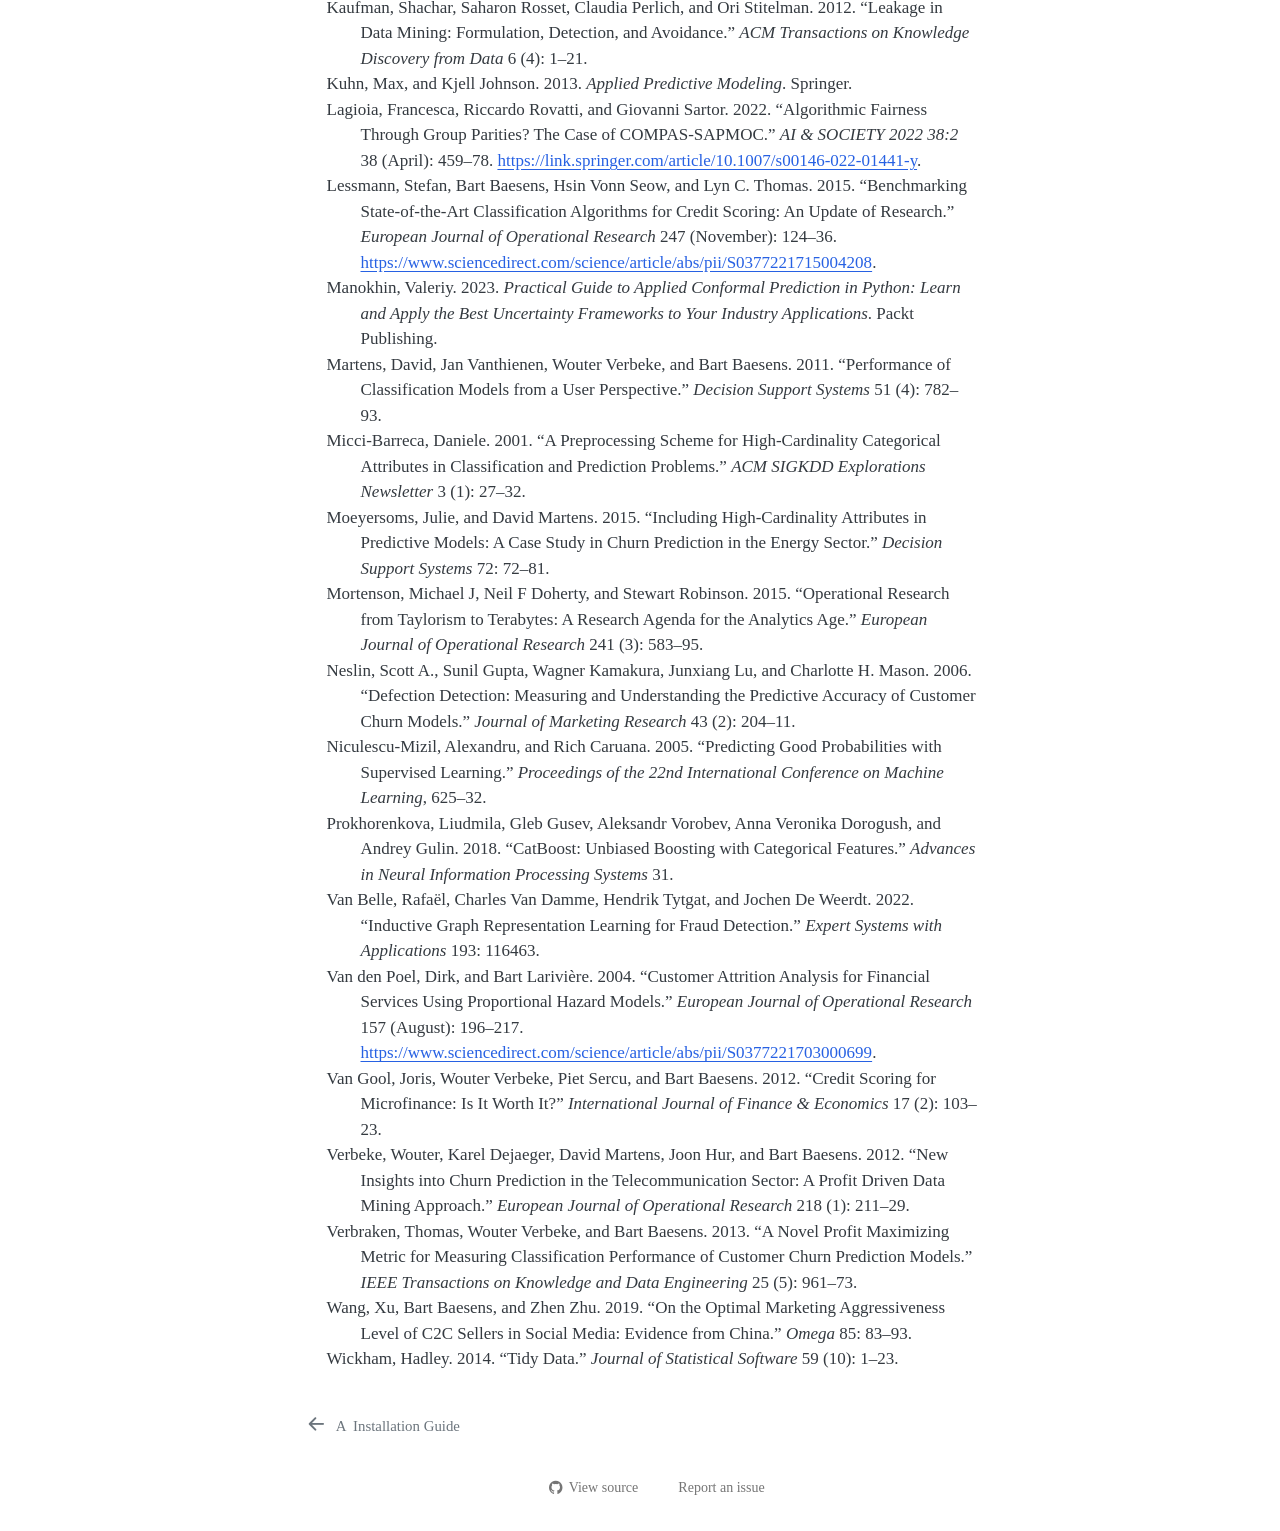
<file: chapters/references.html>
<!DOCTYPE html>
<html xmlns="http://www.w3.org/1999/xhtml" lang="en" xml:lang="en"><head>

<meta charset="utf-8">
<meta name="generator" content="quarto-1.9.38">

<meta name="viewport" content="width=device-width, initial-scale=1.0, user-scalable=yes">


<title>References – Introduction to Data Analytics for Business and Economics</title>
<style>
/* Default styles provided by pandoc.
** See https://pandoc.org/MANUAL.html#variables-for-html for config info.
*/
code{white-space: pre-wrap;}
span.smallcaps{font-variant: small-caps;}
div.columns{display: flex; gap: min(4vw, 1.5em);}
div.column{flex: auto; overflow-x: auto;}
div.hanging-indent{margin-left: 1.5em; text-indent: -1.5em;}
ul.task-list{list-style: none;}
ul.task-list li input[type="checkbox"] {
  width: 0.8em;
  margin: 0 0.8em 0.2em -1em; /* quarto-specific, see https://github.com/quarto-dev/quarto-cli/issues/4556 */ 
  vertical-align: middle;
}
/* CSS for citations */
div.csl-bib-body { }
div.csl-entry {
  clear: both;
}
.hanging-indent div.csl-entry {
  margin-left:2em;
  text-indent:-2em;
}
div.csl-left-margin {
  min-width:2em;
  float:left;
}
div.csl-right-inline {
  margin-left:2em;
  padding-left:1em;
}
div.csl-indent {
  margin-left: 2em;
}</style>


<script src="../site_libs/quarto-nav/quarto-nav.js"></script>
<script src="../site_libs/quarto-nav/headroom.min.js"></script>
<script src="../site_libs/clipboard/clipboard.min.js"></script>
<script src="../site_libs/quarto-search/autocomplete.umd.js"></script>
<script src="../site_libs/quarto-search/fuse.min.js"></script>
<script src="../site_libs/quarto-search/quarto-search.js"></script>
<meta name="quarto:offset" content="../">
<link href="../chapters/appendix-installation.html" rel="prev">
<script src="../site_libs/quarto-html/quarto.js" type="module"></script>
<script src="../site_libs/quarto-html/tabsets/tabsets.js" type="module"></script>
<script src="../site_libs/quarto-html/popper.min.js"></script>
<script src="../site_libs/quarto-html/tippy.umd.min.js"></script>
<script src="../site_libs/quarto-html/anchor.min.js"></script>
<link href="../site_libs/quarto-html/tippy.css" rel="stylesheet">
<link href="../site_libs/quarto-html/quarto-syntax-highlighting-15634bcf2e68342d4ad2dfa704d543f6.css" rel="stylesheet" id="quarto-text-highlighting-styles">
<script src="../site_libs/bootstrap/bootstrap.min.js"></script>
<link href="../site_libs/bootstrap/bootstrap-icons.css" rel="stylesheet">
<link href="../site_libs/bootstrap/bootstrap-5ccb035bea26c1e21f80f44cf7c27909.min.css" rel="stylesheet" append-hash="true" id="quarto-bootstrap" data-mode="light">
<script id="quarto-search-options" type="application/json">{
  "location": "sidebar",
  "copy-button": false,
  "collapse-after": 3,
  "panel-placement": "start",
  "type": "textbox",
  "limit": 50,
  "keyboard-shortcut": [
    "f",
    "/",
    "s"
  ],
  "show-item-context": false,
  "language": {
    "search-no-results-text": "No results",
    "search-matching-documents-text": "matching documents",
    "search-copy-link-title": "Copy link to search",
    "search-hide-matches-text": "Hide additional matches",
    "search-more-match-text": "more match in this document",
    "search-more-matches-text": "more matches in this document",
    "search-clear-button-title": "Clear",
    "search-text-placeholder": "",
    "search-detached-cancel-button-title": "Cancel",
    "search-submit-button-title": "Submit",
    "search-label": "Search"
  }
}</script>


<link rel="stylesheet" href="../styles.css">
</head>

<body class="nav-sidebar floating quarto-light">

<div id="quarto-search-results"></div>
  <header id="quarto-header" class="headroom fixed-top">
  <nav class="quarto-secondary-nav">
    <div class="container-fluid d-flex">
      <button type="button" class="quarto-btn-toggle btn" data-bs-toggle="collapse" role="button" data-bs-target=".quarto-sidebar-collapse-item" aria-controls="quarto-sidebar" aria-expanded="false" aria-label="Toggle sidebar navigation" onclick="if (window.quartoToggleHeadroom) { window.quartoToggleHeadroom(); }">
        <i class="bi bi-layout-text-sidebar-reverse"></i>
      </button>
        <nav class="quarto-page-breadcrumbs" aria-label="breadcrumb"><ol class="breadcrumb"><li class="breadcrumb-item"><a href="../chapters/appendix-installation.html">Appendices</a></li><li class="breadcrumb-item"><a href="../chapters/references.html">References</a></li></ol></nav>
        <a class="flex-grow-1" role="navigation" data-bs-toggle="collapse" data-bs-target=".quarto-sidebar-collapse-item" aria-controls="quarto-sidebar" aria-expanded="false" aria-label="Toggle sidebar navigation" onclick="if (window.quartoToggleHeadroom) { window.quartoToggleHeadroom(); }">      
        </a>
      <button type="button" class="btn quarto-search-button" aria-label="Search" onclick="window.quartoOpenSearch();">
        <i class="bi bi-search"></i>
      </button>
    </div>
  </nav>
</header>
<!-- content -->
<div id="quarto-content" class="quarto-container page-columns page-rows-contents page-layout-article">
<!-- sidebar -->
  <nav id="quarto-sidebar" class="sidebar collapse collapse-horizontal quarto-sidebar-collapse-item sidebar-navigation floating overflow-auto">
    <div class="pt-lg-2 mt-2 text-left sidebar-header">
    <div class="sidebar-title mb-0 py-0">
      <a href="../">Introduction to Data Analytics for Business and Economics</a> 
        <div class="sidebar-tools-main">
    <div class="dropdown">
      <a href="" title="Kindle edition" id="quarto-navigation-tool-dropdown-0" class="quarto-navigation-tool dropdown-toggle px-1" data-bs-toggle="dropdown" aria-expanded="false" role="link" aria-label="Kindle edition"><i class="bi bi-amazon"></i></a>
      <ul class="dropdown-menu" aria-labelledby="quarto-navigation-tool-dropdown-0">
          <li>
            <a class="dropdown-item sidebar-tools-main-item" href="https://www.amazon.com/dp/B0HMBLLJBD">
            Amazon.com
            </a>
          </li>
          <li>
            <a class="dropdown-item sidebar-tools-main-item" href="https://www.amazon.fr/dp/B0HMBLLJBD">
            Amazon.fr
            </a>
          </li>
          <li>
            <a class="dropdown-item sidebar-tools-main-item" href="https://www.amazon.nl/dp/B0HMBLLJBD">
            Amazon.nl
            </a>
          </li>
      </ul>
    </div>
    <a href="https://github.com/MatthBogaert/IDAFBE-book" title="Source Code" class="quarto-navigation-tool px-1" aria-label="Source Code"><i class="bi bi-github"></i></a>
</div>
    </div>
      </div>
        <div class="mt-2 flex-shrink-0 align-items-center">
        <div class="sidebar-search">
        <div id="quarto-search" class="" title="Search"></div>
        </div>
        </div>
    <div class="sidebar-menu-container"> 
    <ul class="list-unstyled mt-1">
        <li class="sidebar-item">
  <div class="sidebar-item-container"> 
  <a href="../index.html" class="sidebar-item-text sidebar-link">
 <span class="menu-text">Preface</span></a>
  </div>
</li>
        <li class="sidebar-item">
  <div class="sidebar-item-container"> 
  <a href="../chapters/01-intro.html" class="sidebar-item-text sidebar-link">
 <span class="menu-text"><span class="chapter-number">1</span>&nbsp; <span class="chapter-title">Introduction</span></span></a>
  </div>
</li>
        <li class="sidebar-item">
  <div class="sidebar-item-container"> 
  <a href="../chapters/02-python-basics.html" class="sidebar-item-text sidebar-link">
 <span class="menu-text"><span class="chapter-number">2</span>&nbsp; <span class="chapter-title">Python for Data Analytics</span></span></a>
  </div>
</li>
        <li class="sidebar-item">
  <div class="sidebar-item-container"> 
  <a href="../chapters/03-data-understanding.html" class="sidebar-item-text sidebar-link">
 <span class="menu-text"><span class="chapter-number">3</span>&nbsp; <span class="chapter-title">Data Understanding</span></span></a>
  </div>
</li>
        <li class="sidebar-item">
  <div class="sidebar-item-container"> 
  <a href="../chapters/04-data-exploration.html" class="sidebar-item-text sidebar-link">
 <span class="menu-text"><span class="chapter-number">4</span>&nbsp; <span class="chapter-title">Data Exploration</span></span></a>
  </div>
</li>
        <li class="sidebar-item">
  <div class="sidebar-item-container"> 
  <a href="../chapters/05-data-preparation.html" class="sidebar-item-text sidebar-link">
 <span class="menu-text"><span class="chapter-number">5</span>&nbsp; <span class="chapter-title">Data Preparation</span></span></a>
  </div>
</li>
        <li class="sidebar-item">
  <div class="sidebar-item-container"> 
  <a href="../chapters/06-model-evaluation.html" class="sidebar-item-text sidebar-link">
 <span class="menu-text"><span class="chapter-number">6</span>&nbsp; <span class="chapter-title">Model Evaluation</span></span></a>
  </div>
</li>
        <li class="sidebar-item">
  <div class="sidebar-item-container"> 
  <a href="../chapters/07-modeling.html" class="sidebar-item-text sidebar-link">
 <span class="menu-text"><span class="chapter-number">7</span>&nbsp; <span class="chapter-title">Modeling</span></span></a>
  </div>
</li>
        <li class="sidebar-item sidebar-item-section">
      <div class="sidebar-item-container"> 
            <a class="sidebar-item-text sidebar-link text-start" data-bs-toggle="collapse" data-bs-target="#quarto-sidebar-section-1" role="navigation" aria-expanded="true">
 <span class="menu-text">Appendices</span></a>
          <a class="sidebar-item-toggle text-start" data-bs-toggle="collapse" data-bs-target="#quarto-sidebar-section-1" role="navigation" aria-expanded="true" aria-label="Toggle section">
            <i class="bi bi-chevron-right ms-2"></i>
          </a> 
      </div>
      <ul id="quarto-sidebar-section-1" class="collapse list-unstyled sidebar-section depth1 show">  
          <li class="sidebar-item">
  <div class="sidebar-item-container"> 
  <a href="../chapters/appendix-installation.html" class="sidebar-item-text sidebar-link">
 <span class="menu-text"><span class="chapter-number">A</span>&nbsp; <span class="chapter-title">Installation Guide</span></span></a>
  </div>
</li>
          <li class="sidebar-item">
  <div class="sidebar-item-container"> 
  <a href="../chapters/references.html" class="sidebar-item-text sidebar-link active">
 <span class="menu-text">References</span></a>
  </div>
</li>
      </ul>
  </li>
    </ul>
    </div>
</nav>
<div id="quarto-sidebar-glass" class="quarto-sidebar-collapse-item" data-bs-toggle="collapse" data-bs-target=".quarto-sidebar-collapse-item"></div>
<!-- margin-sidebar -->
    <div id="quarto-margin-sidebar" class="sidebar margin-sidebar">
        
    <div class="quarto-margin-footer"><div class="margin-footer-item">
<div class="buy-box">
<div class="buy-box-title">
<p>Get the book</p>
</div>
<p><a href="https://www.amazon.com/dp/B0HMBLLJBD" class="buy-btn">Kindle edition</a></p>
<div class="buy-alt">
<p>Also on <a href="https://www.amazon.fr/dp/B0HMBLLJBD">Amazon.fr</a> · <a href="https://www.amazon.nl/dp/B0HMBLLJBD">Amazon.nl</a></p>
</div>
<p><a href="https://www.amazon.com/dp/B0HMFP8LM2" class="buy-btn">Paperback</a></p>
<div class="buy-alt">
<p>Also on <a href="https://www.amazon.fr/dp/B0HMFP8LM2">Amazon.fr</a> · <a href="https://www.amazon.nl/dp/B0HMFP8LM2">Amazon.nl</a></p>
</div>
</div>
</div></div></div>
<!-- main -->
<main class="content" id="quarto-document-content">

<header id="title-block-header" class="quarto-title-block default"><nav class="quarto-page-breadcrumbs quarto-title-breadcrumbs d-none d-lg-block" aria-label="breadcrumb"><ol class="breadcrumb"><li class="breadcrumb-item"><a href="../chapters/appendix-installation.html">Appendices</a></li><li class="breadcrumb-item"><a href="../chapters/references.html">References</a></li></ol></nav>
<div class="quarto-title">
<h1 class="title">References</h1>
</div>



<div class="quarto-title-meta">

    
  
    
  </div>
  


</header>


<div id="refs" class="references csl-bib-body hanging-indent" role="list">
<div id="ref-anscombe1973graphs" class="csl-entry" role="listitem">
Anscombe, Francis J. 1973. <span>“Graphs in Statistical
Analysis.”</span> <em>The American Statistician</em> 27 (1): 17–21.
</div>
<div id="ref-Baesens2014" class="csl-entry" role="listitem">
Baesens, Bart. 2014. <em>Analytics in a Big Data World: The Essential
Guide to Data Science and Its Applications</em>. Wiley.
</div>
<div id="ref-baesens2021dataengineering" class="csl-entry" role="listitem">
Baesens, Bart, Sébastien Höppner, and Tim Verdonck. 2021. <span>“Data
Engineering for Fraud Detection.”</span> <em>Decision Support
Systems</em> 150: 113492.
</div>
<div id="ref-ballings2016social" class="csl-entry" role="listitem">
Ballings, Michel, Dirk Van den Poel, and Matthias Bogaert. 2016.
<span>“Social Media Optimization: Identifying an Optimal Strategy for
Increasing Network Size on <span>Facebook</span>.”</span> <em>Omega</em>
59: 15–25.
</div>
<div id="ref-Bhattacharya1998" class="csl-entry" role="listitem">
Bhattacharya, C. B. 1998. <span>“When Customers Are Members: Customer
Retention in Paid Membership Contexts.”</span> <em>Journal of the
Academy of Marketing Science 1998 26:1</em> 26: 31–44. <a href="https://link.springer.com/article/10.1177/0092070398261004">https://link.springer.com/article/10.1177/0092070398261004</a>.
</div>
<div id="ref-buckinx2005customer" class="csl-entry" role="listitem">
Buckinx, Wouter, and Dirk Van den Poel. 2005. <span>“Customer Base
Analysis: Partial Defection of Behaviourally Loyal Clients in a
Non-Contractual <span>FMCG</span> Retail Setting.”</span> <em>European
Journal of Operational Research</em> 164 (1): 252–68.
</div>
<div id="ref-chapman2000crisp" class="csl-entry" role="listitem">
Chapman, Pete, Julian Clinton, Randy Kerber, et al. 2000.
<em><span>CRISP-DM</span> 1.0: Step-by-Step Data Mining Guide</em>. SPSS
Inc.
</div>
<div id="ref-coussement2017comparative" class="csl-entry" role="listitem">
Coussement, Kristof, Stefan Lessmann, and Geert Verstraeten. 2017.
<span>“A Comparative Analysis of Data Preparation Algorithms for
Customer Churn Prediction: A Case Study in the Telecommunication
Industry.”</span> <em>Decision Support Systems</em> 95: 27–36.
</div>
<div id="ref-Crook2007" class="csl-entry" role="listitem">
Crook, Jonathan N., David B. Edelman, and Lyn C. Thomas. 2007.
<span>“Recent Developments in Consumer Credit Risk Assessment.”</span>
<em>European Journal of Operational Research</em> 183: 1447–65.
</div>
<div id="ref-DeBock2024" class="csl-entry" role="listitem">
De Bock, Koen W., Kristof Coussement, Arno De Caigny, et al. 2024.
<span>“Explainable AI for Operational Research: A Defining Framework,
Methods, Applications, and a Research Agenda.”</span> <em>European
Journal of Operational Research</em> 317 (September): 249–72. <a href="https://www.sciencedirect.com/science/article/pii/S0377221723007294">https://www.sciencedirect.com/science/article/pii/S0377221723007294</a>.
</div>
<div id="ref-decaigny2018hybrid" class="csl-entry" role="listitem">
De Caigny, Arno, Kristof Coussement, and Koen W. De Bock. 2018. <span>“A
New Hybrid Classification Algorithm for Customer Churn Prediction Based
on Logistic Regression and Decision Trees.”</span> <em>European Journal
of Operational Research</em> 269 (2): 760–72.
</div>
<div id="ref-delen2018research" class="csl-entry" role="listitem">
Delen, Dursun, and Sudha Ram. 2018. <span>“Research Challenges and
Opportunities in Business Analytics.”</span> <em>Journal of Business
Analytics</em> 1 (1): 2–12.
</div>
<div id="ref-http://data.europa.eu/eli/reg/2016/679/oj" class="csl-entry" role="listitem">
European Parliament and Council of the European Union. 2016.
<em>Regulation (EU) 2016/679 of the European Parliament and of the
Council of 27 April 2016 on the Protection of Natural Persons with
Regard to the Processing of Personal Data and on the Free Movement of
Such Data, and Repealing Directive 95/46/EC (General Data Protection
Regulation) (Text with EEA Relevance)</em>. No. 119.
</div>
<div id="ref-http://data.europa.eu/eli/reg/2024/1689/oj" class="csl-entry" role="listitem">
European Parliament and Council of the European Union. 2024.
<em>Regulation (EU) 2024/1689 of the European Parliament and of the
Council of 13 June 2024 Laying down Harmonised Rules on Artificial
Intelligence and Amending Regulations (EC) No 300/2008, (EU) No
167/2013, (EU) No 168/2013, (EU) 2018/858, (EU) 2018/1139 and (EU)
2019/2144 and Directives 2014/90/EU, (EU) 2016/797 and (EU) 2020/1828
(Artificial Intelligence Act) (Text with EEA Relevance)</em>. No. 1689.
</div>
<div id="ref-fawcett2006introduction" class="csl-entry" role="listitem">
Fawcett, Tom. 2006. <span>“An Introduction to <span>ROC</span>
Analysis.”</span> <em>Pattern Recognition Letters</em> 27 (8): 861–74.
</div>
<div id="ref-fayyad1996from" class="csl-entry" role="listitem">
Fayyad, Usama, Gregory Piatetsky-Shapiro, and Padhraic Smyth. 1996.
<span>“From Data Mining to Knowledge Discovery in Databases.”</span>
<em>AI Magazine</em> 17 (3): 37–54.
</div>
<div id="ref-geisser1993predictive" class="csl-entry" role="listitem">
Geisser, Seymour. 1993. <em>Predictive Inference: An Introduction</em>.
Chapman; Hall/CRC.
</div>
<div id="ref-hernandezorallo2012unified" class="csl-entry" role="listitem">
Hernández-Orallo, José, Peter Flach, and Cèsar Ferri. 2012. <span>“A
Unified View of Performance Metrics: Translating Threshold Choice into
Expected Classification Loss.”</span> <em>Journal of Machine Learning
Research</em> 13 (91): 2813–69.
</div>
<div id="ref-hindle2020business" class="csl-entry" role="listitem">
Hindle, Giles, Martin Kunc, Michael Mortensen, Asil Oztekin, and Richard
Vidgen. 2020. <span>“Business Analytics: Defining the Field and
Identifying a Research Agenda.”</span> In <em>European Journal of
Operational Research</em>, No. 3, vol. 281. Elsevier.
</div>
<div id="ref-hsieh2004integrated" class="csl-entry" role="listitem">
Hsieh, Nan-Chen. 2004. <span>“An Integrated Data Mining and Behavioral
Scoring Model for Analyzing Bank Customers.”</span> <em>Expert Systems
with Applications</em> 27 (4): 623–33.
</div>
<div id="ref-james2013introduction" class="csl-entry" role="listitem">
James, Gareth, Daniela Witten, Trevor Hastie, and Robert Tibshirani.
2013. <em>An Introduction to Statistical Learning: With Applications in
r</em>. Springer.
</div>
<div id="ref-kaufman2012leakage" class="csl-entry" role="listitem">
Kaufman, Shachar, Saharon Rosset, Claudia Perlich, and Ori Stitelman.
2012. <span>“Leakage in Data Mining: Formulation, Detection, and
Avoidance.”</span> <em>ACM Transactions on Knowledge Discovery from
Data</em> 6 (4): 1–21.
</div>
<div id="ref-kuhn2013applied" class="csl-entry" role="listitem">
Kuhn, Max, and Kjell Johnson. 2013. <em>Applied Predictive
Modeling</em>. Springer.
</div>
<div id="ref-Lagioia2022" class="csl-entry" role="listitem">
Lagioia, Francesca, Riccardo Rovatti, and Giovanni Sartor. 2022.
<span>“Algorithmic Fairness Through Group Parities? The Case of
COMPAS-SAPMOC.”</span> <em>AI &amp; SOCIETY 2022 38:2</em> 38 (April):
459–78. <a href="https://link.springer.com/article/10.1007/s00146-022-01441-y">https://link.springer.com/article/10.1007/s00146-022-01441-y</a>.
</div>
<div id="ref-Lessmann2015" class="csl-entry" role="listitem">
Lessmann, Stefan, Bart Baesens, Hsin Vonn Seow, and Lyn C. Thomas. 2015.
<span>“Benchmarking State-of-the-Art Classification Algorithms for
Credit Scoring: An Update of Research.”</span> <em>European Journal of
Operational Research</em> 247 (November): 124–36. <a href="https://www.sciencedirect.com/science/article/abs/pii/S0377221715004208">https://www.sciencedirect.com/science/article/abs/pii/S0377221715004208</a>.
</div>
<div id="ref-manokhin2023conformal" class="csl-entry" role="listitem">
Manokhin, Valeriy. 2023. <em>Practical Guide to Applied Conformal
Prediction in Python: Learn and Apply the Best Uncertainty Frameworks to
Your Industry Applications</em>. Packt Publishing.
</div>
<div id="ref-martens2011performance" class="csl-entry" role="listitem">
Martens, David, Jan Vanthienen, Wouter Verbeke, and Bart Baesens. 2011.
<span>“Performance of Classification Models from a User
Perspective.”</span> <em>Decision Support Systems</em> 51 (4): 782–93.
</div>
<div id="ref-micci-barreca2001preprocessing" class="csl-entry" role="listitem">
Micci-Barreca, Daniele. 2001. <span>“A Preprocessing Scheme for
High-Cardinality Categorical Attributes in Classification and Prediction
Problems.”</span> <em>ACM SIGKDD Explorations Newsletter</em> 3 (1):
27–32.
</div>
<div id="ref-moeyersoms2015highcardinality" class="csl-entry" role="listitem">
Moeyersoms, Julie, and David Martens. 2015. <span>“Including
High-Cardinality Attributes in Predictive Models: A Case Study in Churn
Prediction in the Energy Sector.”</span> <em>Decision Support
Systems</em> 72: 72–81.
</div>
<div id="ref-mortenson2015operational" class="csl-entry" role="listitem">
Mortenson, Michael J, Neil F Doherty, and Stewart Robinson. 2015.
<span>“Operational Research from Taylorism to Terabytes: A Research
Agenda for the Analytics Age.”</span> <em>European Journal of
Operational Research</em> 241 (3): 583–95.
</div>
<div id="ref-neslin2006defection" class="csl-entry" role="listitem">
Neslin, Scott A., Sunil Gupta, Wagner Kamakura, Junxiang Lu, and
Charlotte H. Mason. 2006. <span>“Defection Detection: Measuring and
Understanding the Predictive Accuracy of Customer Churn Models.”</span>
<em>Journal of Marketing Research</em> 43 (2): 204–11.
</div>
<div id="ref-niculescumizil2005predicting" class="csl-entry" role="listitem">
Niculescu-Mizil, Alexandru, and Rich Caruana. 2005. <span>“Predicting
Good Probabilities with Supervised Learning.”</span> <em>Proceedings of
the 22nd International Conference on Machine Learning</em>, 625–32.
</div>
<div id="ref-prokhorenkova2018catboost" class="csl-entry" role="listitem">
Prokhorenkova, Liudmila, Gleb Gusev, Aleksandr Vorobev, Anna Veronika
Dorogush, and Andrey Gulin. 2018. <span>“<span>CatBoost</span>: Unbiased
Boosting with Categorical Features.”</span> <em>Advances in Neural
Information Processing Systems</em> 31.
</div>
<div id="ref-vanbelle2022inductive" class="csl-entry" role="listitem">
Van Belle, Rafaël, Charles Van Damme, Hendrik Tytgat, and Jochen De
Weerdt. 2022. <span>“Inductive Graph Representation Learning for Fraud
Detection.”</span> <em>Expert Systems with Applications</em> 193:
116463.
</div>
<div id="ref-VandenPoel2004" class="csl-entry" role="listitem">
Van den Poel, Dirk, and Bart Larivière. 2004. <span>“Customer Attrition
Analysis for Financial Services Using Proportional Hazard
Models.”</span> <em>European Journal of Operational Research</em> 157
(August): 196–217. <a href="https://www.sciencedirect.com/science/article/abs/pii/S0377221703000699">https://www.sciencedirect.com/science/article/abs/pii/S0377221703000699</a>.
</div>
<div id="ref-vangool2012credit" class="csl-entry" role="listitem">
Van Gool, Joris, Wouter Verbeke, Piet Sercu, and Bart Baesens. 2012.
<span>“Credit Scoring for Microfinance: Is It Worth It?”</span>
<em>International Journal of Finance &amp; Economics</em> 17 (2):
103–23.
</div>
<div id="ref-verbeke2012newinsights" class="csl-entry" role="listitem">
Verbeke, Wouter, Karel Dejaeger, David Martens, Joon Hur, and Bart
Baesens. 2012. <span>“New Insights into Churn Prediction in the
Telecommunication Sector: A Profit Driven Data Mining Approach.”</span>
<em>European Journal of Operational Research</em> 218 (1): 211–29.
</div>
<div id="ref-verbraken2013novel" class="csl-entry" role="listitem">
Verbraken, Thomas, Wouter Verbeke, and Bart Baesens. 2013. <span>“A
Novel Profit Maximizing Metric for Measuring Classification Performance
of Customer Churn Prediction Models.”</span> <em>IEEE Transactions on
Knowledge and Data Engineering</em> 25 (5): 961–73.
</div>
<div id="ref-wang2019optimal" class="csl-entry" role="listitem">
Wang, Xu, Bart Baesens, and Zhen Zhu. 2019. <span>“On the Optimal
Marketing Aggressiveness Level of <span>C2C</span> Sellers in Social
Media: Evidence from China.”</span> <em>Omega</em> 85: 83–93.
</div>
<div id="ref-wickham2014tidy" class="csl-entry" role="listitem">
Wickham, Hadley. 2014. <span>“Tidy Data.”</span> <em>Journal of
Statistical Software</em> 59 (10): 1–23.
</div>
</div>



</main> <!-- /main -->
<script id="quarto-html-after-body" type="application/javascript">
  window.document.addEventListener("DOMContentLoaded", function (event) {
    const icon = "";
    const anchorJS = new window.AnchorJS();
    anchorJS.options = {
      placement: 'right',
      icon: icon
    };
    anchorJS.add('.anchored');
    const isCodeAnnotation = (el) => {
      for (const clz of el.classList) {
        if (clz.startsWith('code-annotation-')) {                     
          return true;
        }
      }
      return false;
    }
    const onCopySuccess = function(e) {
      // button target
      const button = e.trigger;
      // don't keep focus
      button.blur();
      // flash "checked"
      button.classList.add('code-copy-button-checked');
      var currentTitle = button.getAttribute("title");
      button.setAttribute("title", "Copied!");
      let tooltip;
      if (window.bootstrap) {
        button.setAttribute("data-bs-toggle", "tooltip");
        button.setAttribute("data-bs-placement", "left");
        button.setAttribute("data-bs-title", "Copied!");
        tooltip = new bootstrap.Tooltip(button, 
          { trigger: "manual", 
            customClass: "code-copy-button-tooltip",
            offset: [0, -8]});
        tooltip.show();    
      }
      setTimeout(function() {
        if (tooltip) {
          tooltip.hide();
          button.removeAttribute("data-bs-title");
          button.removeAttribute("data-bs-toggle");
          button.removeAttribute("data-bs-placement");
        }
        button.setAttribute("title", currentTitle);
        button.classList.remove('code-copy-button-checked');
      }, 1000);
      // clear code selection
      e.clearSelection();
    }
    const getTextToCopy = function(trigger) {
      const outerScaffold = trigger.parentElement.cloneNode(true);
      const codeEl = outerScaffold.querySelector('code');
      for (const childEl of codeEl.children) {
        if (isCodeAnnotation(childEl)) {
          childEl.remove();
        }
      }
      return codeEl.innerText;
    }
    const clipboard = new window.ClipboardJS('.code-copy-button:not([data-in-quarto-modal])', {
      text: getTextToCopy
    });
    clipboard.on('success', onCopySuccess);
    if (window.document.getElementById('quarto-embedded-source-code-modal')) {
      const clipboardModal = new window.ClipboardJS('.code-copy-button[data-in-quarto-modal]', {
        text: getTextToCopy,
        container: window.document.getElementById('quarto-embedded-source-code-modal')
      });
      clipboardModal.on('success', onCopySuccess);
    }
      var localhostRegex = new RegExp(/^(?:http|https):\/\/localhost\:?[0-9]*\//);
      var mailtoRegex = new RegExp(/^mailto:/);
        var filterRegex = new RegExp('/' + window.location.host + '/');
      var isInternal = (href) => {
          return filterRegex.test(href) || localhostRegex.test(href) || mailtoRegex.test(href);
      }
      // Inspect non-navigation links and adorn them if external
     var links = window.document.querySelectorAll('a[href]:not(.nav-link):not(.navbar-brand):not(.toc-action):not(.sidebar-link):not(.sidebar-item-toggle):not(.pagination-link):not(.no-external):not([aria-hidden]):not(.dropdown-item):not(.quarto-navigation-tool):not(.about-link)');
      for (var i=0; i<links.length; i++) {
        const link = links[i];
        if (!isInternal(link.href)) {
          // undo the damage that might have been done by quarto-nav.js in the case of
          // links that we want to consider external
          if (link.dataset.originalHref !== undefined) {
            link.href = link.dataset.originalHref;
          }
        }
      }
    function tippyHover(el, contentFn, onTriggerFn, onUntriggerFn) {
      const config = {
        allowHTML: true,
        maxWidth: 500,
        delay: 100,
        arrow: false,
        appendTo: function(el) {
            return el.parentElement;
        },
        interactive: true,
        interactiveBorder: 10,
        theme: 'quarto',
        placement: 'bottom-start',
      };
      if (contentFn) {
        config.content = contentFn;
      }
      if (onTriggerFn) {
        config.onTrigger = onTriggerFn;
      }
      if (onUntriggerFn) {
        config.onUntrigger = onUntriggerFn;
      }
      window.tippy(el, config); 
    }
    const noterefs = window.document.querySelectorAll('a[role="doc-noteref"]');
    for (var i=0; i<noterefs.length; i++) {
      const ref = noterefs[i];
      tippyHover(ref, function() {
        // use id or data attribute instead here
        let href = ref.getAttribute('data-footnote-href') || ref.getAttribute('href');
        try { href = new URL(href).hash; } catch {}
        const id = href.replace(/^#\/?/, "");
        const note = window.document.getElementById(id);
        if (note) {
          return note.innerHTML;
        } else {
          return "";
        }
      });
    }
    const xrefs = window.document.querySelectorAll('a.quarto-xref');
    const processXRef = (id, note) => {
      // Strip column container classes
      const stripColumnClz = (el) => {
        el.classList.remove("page-full", "page-columns");
        if (el.children) {
          for (const child of el.children) {
            stripColumnClz(child);
          }
        }
      }
      stripColumnClz(note)
      if (id === null || id.startsWith('sec-')) {
        // Special case sections, only their first couple elements
        const container = document.createElement("div");
        if (note.children && note.children.length > 2) {
          container.appendChild(note.children[0].cloneNode(true));
          for (let i = 1; i < note.children.length; i++) {
            const child = note.children[i];
            if (child.tagName === "P" && child.innerText === "") {
              continue;
            } else {
              container.appendChild(child.cloneNode(true));
              break;
            }
          }
          if (window.Quarto?.typesetMath) {
            window.Quarto.typesetMath(container);
          }
          return container.innerHTML
        } else {
          if (window.Quarto?.typesetMath) {
            window.Quarto.typesetMath(note);
          }
          return note.innerHTML;
        }
      } else {
        // Remove any anchor links if they are present
        const anchorLink = note.querySelector('a.anchorjs-link');
        if (anchorLink) {
          anchorLink.remove();
        }
        if (window.Quarto?.typesetMath) {
          window.Quarto.typesetMath(note);
        }
        if (note.classList.contains("callout")) {
          return note.outerHTML;
        } else {
          return note.innerHTML;
        }
      }
    }
    for (var i=0; i<xrefs.length; i++) {
      const xref = xrefs[i];
      tippyHover(xref, undefined, function(instance) {
        instance.disable();
        let url = xref.getAttribute('href');
        let hash = undefined; 
        if (url.startsWith('#')) {
          hash = url;
        } else {
          try { hash = new URL(url).hash; } catch {}
        }
        if (hash) {
          const id = hash.replace(/^#\/?/, "");
          const note = window.document.getElementById(id);
          if (note !== null) {
            try {
              const html = processXRef(id, note.cloneNode(true));
              instance.setContent(html);
            } finally {
              instance.enable();
              instance.show();
            }
          } else {
            // See if we can fetch this
            fetch(url.split('#')[0])
            .then(res => res.text())
            .then(html => {
              const parser = new DOMParser();
              const htmlDoc = parser.parseFromString(html, "text/html");
              const note = htmlDoc.getElementById(id);
              if (note !== null) {
                const html = processXRef(id, note);
                instance.setContent(html);
              } 
            }).finally(() => {
              instance.enable();
              instance.show();
            });
          }
        } else {
          // See if we can fetch a full url (with no hash to target)
          // This is a special case and we should probably do some content thinning / targeting
          fetch(url)
          .then(res => res.text())
          .then(html => {
            const parser = new DOMParser();
            const htmlDoc = parser.parseFromString(html, "text/html");
            const note = htmlDoc.querySelector('main.content');
            if (note !== null) {
              // This should only happen for chapter cross references
              // (since there is no id in the URL)
              // remove the first header
              if (note.children.length > 0 && note.children[0].tagName === "HEADER") {
                note.children[0].remove();
              }
              const html = processXRef(null, note);
              instance.setContent(html);
            } 
          }).finally(() => {
            instance.enable();
            instance.show();
          });
        }
      }, function(instance) {
      });
    }
        let selectedAnnoteEl;
        const selectorForAnnotation = ( cell, annotation) => {
          let cellAttr = 'data-code-cell="' + cell + '"';
          let lineAttr = 'data-code-annotation="' +  annotation + '"';
          const selector = 'span[' + cellAttr + '][' + lineAttr + ']';
          return selector;
        }
        const selectCodeLines = (annoteEl) => {
          const doc = window.document;
          const targetCell = annoteEl.getAttribute("data-target-cell");
          const targetAnnotation = annoteEl.getAttribute("data-target-annotation");
          const annoteSpan = window.document.querySelector(selectorForAnnotation(targetCell, targetAnnotation));
          const lines = annoteSpan.getAttribute("data-code-lines").split(",");
          const lineIds = lines.map((line) => {
            return targetCell + "-" + line;
          })
          let top = null;
          let height = null;
          let parent = null;
          if (lineIds.length > 0) {
              //compute the position of the single el (top and bottom and make a div)
              const el = window.document.getElementById(lineIds[0]);
              top = el.offsetTop;
              height = el.offsetHeight;
              parent = el.parentElement.parentElement;
            if (lineIds.length > 1) {
              const lastEl = window.document.getElementById(lineIds[lineIds.length - 1]);
              const bottom = lastEl.offsetTop + lastEl.offsetHeight;
              height = bottom - top;
            }
            if (top !== null && height !== null && parent !== null) {
              // cook up a div (if necessary) and position it 
              let div = window.document.getElementById("code-annotation-line-highlight");
              if (div === null) {
                div = window.document.createElement("div");
                div.setAttribute("id", "code-annotation-line-highlight");
                div.style.position = 'absolute';
                parent.appendChild(div);
              }
              div.style.top = top - 2 + "px";
              div.style.height = height + 4 + "px";
              div.style.left = 0;
              let gutterDiv = window.document.getElementById("code-annotation-line-highlight-gutter");
              if (gutterDiv === null) {
                gutterDiv = window.document.createElement("div");
                gutterDiv.setAttribute("id", "code-annotation-line-highlight-gutter");
                gutterDiv.style.position = 'absolute';
                const codeCell = window.document.getElementById(targetCell);
                const gutter = codeCell.querySelector('.code-annotation-gutter');
                gutter.appendChild(gutterDiv);
              }
              gutterDiv.style.top = top - 2 + "px";
              gutterDiv.style.height = height + 4 + "px";
            }
            selectedAnnoteEl = annoteEl;
          }
        };
        const unselectCodeLines = () => {
          const elementsIds = ["code-annotation-line-highlight", "code-annotation-line-highlight-gutter"];
          elementsIds.forEach((elId) => {
            const div = window.document.getElementById(elId);
            if (div) {
              div.remove();
            }
          });
          selectedAnnoteEl = undefined;
        };
          // Handle positioning of the toggle
      window.addEventListener(
        "resize",
        throttle(() => {
          elRect = undefined;
          if (selectedAnnoteEl) {
            selectCodeLines(selectedAnnoteEl);
          }
        }, 10)
      );
      function throttle(fn, ms) {
      let throttle = false;
      let timer;
        return (...args) => {
          if(!throttle) { // first call gets through
              fn.apply(this, args);
              throttle = true;
          } else { // all the others get throttled
              if(timer) clearTimeout(timer); // cancel #2
              timer = setTimeout(() => {
                fn.apply(this, args);
                timer = throttle = false;
              }, ms);
          }
        };
      }
        // Attach click handler to the DT
        const annoteDls = window.document.querySelectorAll('dt[data-target-cell]');
        for (const annoteDlNode of annoteDls) {
          annoteDlNode.addEventListener('click', (event) => {
            const clickedEl = event.target;
            if (clickedEl !== selectedAnnoteEl) {
              unselectCodeLines();
              const activeEl = window.document.querySelector('dt[data-target-cell].code-annotation-active');
              if (activeEl) {
                activeEl.classList.remove('code-annotation-active');
              }
              selectCodeLines(clickedEl);
              clickedEl.classList.add('code-annotation-active');
            } else {
              // Unselect the line
              unselectCodeLines();
              clickedEl.classList.remove('code-annotation-active');
            }
          });
        }
    const findCites = (el) => {
      const parentEl = el.parentElement;
      if (parentEl) {
        const cites = parentEl.dataset.cites;
        if (cites) {
          return {
            el,
            cites: cites.split(' ')
          };
        } else {
          return findCites(el.parentElement)
        }
      } else {
        return undefined;
      }
    };
    var bibliorefs = window.document.querySelectorAll('a[role="doc-biblioref"]');
    for (var i=0; i<bibliorefs.length; i++) {
      const ref = bibliorefs[i];
      const citeInfo = findCites(ref);
      if (citeInfo) {
        tippyHover(citeInfo.el, function() {
          var popup = window.document.createElement('div');
          citeInfo.cites.forEach(function(cite) {
            var citeDiv = window.document.createElement('div');
            citeDiv.classList.add('hanging-indent');
            citeDiv.classList.add('csl-entry');
            var biblioDiv = window.document.getElementById('ref-' + cite);
            if (biblioDiv) {
              citeDiv.innerHTML = biblioDiv.innerHTML;
            }
            popup.appendChild(citeDiv);
          });
          return popup.innerHTML;
        });
      }
    }
  });
  </script>
<nav class="page-navigation">
  <div class="nav-page nav-page-previous">
      <a href="../chapters/appendix-installation.html" class="pagination-link" aria-label="Installation Guide">
        <i class="bi bi-arrow-left-short"></i> <span class="nav-page-text"><span class="chapter-number">A</span>&nbsp; <span class="chapter-title">Installation Guide</span></span>
      </a>          
  </div>
  <div class="nav-page nav-page-next">
  </div>
</nav>
</div> <!-- /content -->




<footer class="footer"><div class="nav-footer"><div class="nav-footer-center"><div class="toc-actions"><ul><li><a href="https://github.com/MatthBogaert/IDAFBE-book/blob/main/chapters/references.qmd" class="toc-action"><i class="bi bi-github"></i>View source</a></li><li><a href="https://github.com/MatthBogaert/IDAFBE-book/issues/new" class="toc-action"><i class="bi empty"></i>Report an issue</a></li></ul></div></div></div></footer></body></html>
</file>
<file: site_libs/quarto-html/tippy.css>
.tippy-box[data-animation=fade][data-state=hidden]{opacity:0}[data-tippy-root]{max-width:calc(100vw - 10px)}.tippy-box{position:relative;background-color:#333;color:#fff;border-radius:4px;font-size:14px;line-height:1.4;white-space:normal;outline:0;transition-property:transform,visibility,opacity}.tippy-box[data-placement^=top]>.tippy-arrow{bottom:0}.tippy-box[data-placement^=top]>.tippy-arrow:before{bottom:-7px;left:0;border-width:8px 8px 0;border-top-color:initial;transform-origin:center top}.tippy-box[data-placement^=bottom]>.tippy-arrow{top:0}.tippy-box[data-placement^=bottom]>.tippy-arrow:before{top:-7px;left:0;border-width:0 8px 8px;border-bottom-color:initial;transform-origin:center bottom}.tippy-box[data-placement^=left]>.tippy-arrow{right:0}.tippy-box[data-placement^=left]>.tippy-arrow:before{border-width:8px 0 8px 8px;border-left-color:initial;right:-7px;transform-origin:center left}.tippy-box[data-placement^=right]>.tippy-arrow{left:0}.tippy-box[data-placement^=right]>.tippy-arrow:before{left:-7px;border-width:8px 8px 8px 0;border-right-color:initial;transform-origin:center right}.tippy-box[data-inertia][data-state=visible]{transition-timing-function:cubic-bezier(.54,1.5,.38,1.11)}.tippy-arrow{width:16px;height:16px;color:#333}.tippy-arrow:before{content:"";position:absolute;border-color:transparent;border-style:solid}.tippy-content{position:relative;padding:5px 9px;z-index:1}
</file>
<file: site_libs/quarto-html/quarto-syntax-highlighting-15634bcf2e68342d4ad2dfa704d543f6.css>
/* quarto syntax highlight colors */
:root {
  --quarto-hl-ot-color: #003B4F;
  --quarto-hl-at-color: #657422;
  --quarto-hl-ss-color: #20794D;
  --quarto-hl-an-color: #5E5E5E;
  --quarto-hl-fu-color: #4758AB;
  --quarto-hl-st-color: #20794D;
  --quarto-hl-cf-color: #003B4F;
  --quarto-hl-op-color: #5E5E5E;
  --quarto-hl-er-color: #AD0000;
  --quarto-hl-bn-color: #AD0000;
  --quarto-hl-al-color: #AD0000;
  --quarto-hl-va-color: #111111;
  --quarto-hl-bu-color: inherit;
  --quarto-hl-ex-color: inherit;
  --quarto-hl-pp-color: #AD0000;
  --quarto-hl-in-color: #5E5E5E;
  --quarto-hl-vs-color: #20794D;
  --quarto-hl-wa-color: #5E5E5E;
  --quarto-hl-do-color: #5E5E5E;
  --quarto-hl-im-color: #00769E;
  --quarto-hl-ch-color: #20794D;
  --quarto-hl-dt-color: #AD0000;
  --quarto-hl-fl-color: #AD0000;
  --quarto-hl-co-color: #5E5E5E;
  --quarto-hl-cv-color: #5E5E5E;
  --quarto-hl-cn-color: #8f5902;
  --quarto-hl-sc-color: #5E5E5E;
  --quarto-hl-dv-color: #AD0000;
  --quarto-hl-kw-color: #003B4F;
}

/* other quarto variables */
:root {
  --quarto-font-monospace: SFMono-Regular, Menlo, Monaco, Consolas, "Liberation Mono", "Courier New", monospace;
}

/* syntax highlight based on Pandoc's rules */
pre > code.sourceCode > span {
  color: #003B4F;
}

code.sourceCode > span {
  color: #003B4F;
}

div.sourceCode,
div.sourceCode pre.sourceCode {
  color: #003B4F;
}

/* Normal */
code span {
  color: #003B4F;
}

/* Alert */
code span.al {
  color: #AD0000;
  font-style: inherit;
}

/* Annotation */
code span.an {
  color: #5E5E5E;
  font-style: inherit;
}

/* Attribute */
code span.at {
  color: #657422;
  font-style: inherit;
}

/* BaseN */
code span.bn {
  color: #AD0000;
  font-style: inherit;
}

/* BuiltIn */
code span.bu {
  font-style: inherit;
}

/* ControlFlow */
code span.cf {
  color: #003B4F;
  font-weight: bold;
  font-style: inherit;
}

/* Char */
code span.ch {
  color: #20794D;
  font-style: inherit;
}

/* Constant */
code span.cn {
  color: #8f5902;
  font-style: inherit;
}

/* Comment */
code span.co {
  color: #5E5E5E;
  font-style: inherit;
}

/* CommentVar */
code span.cv {
  color: #5E5E5E;
  font-style: italic;
}

/* Documentation */
code span.do {
  color: #5E5E5E;
  font-style: italic;
}

/* DataType */
code span.dt {
  color: #AD0000;
  font-style: inherit;
}

/* DecVal */
code span.dv {
  color: #AD0000;
  font-style: inherit;
}

/* Error */
code span.er {
  color: #AD0000;
  font-style: inherit;
}

/* Extension */
code span.ex {
  font-style: inherit;
}

/* Float */
code span.fl {
  color: #AD0000;
  font-style: inherit;
}

/* Function */
code span.fu {
  color: #4758AB;
  font-style: inherit;
}

/* Import */
code span.im {
  color: #00769E;
  font-style: inherit;
}

/* Information */
code span.in {
  color: #5E5E5E;
  font-style: inherit;
}

/* Keyword */
code span.kw {
  color: #003B4F;
  font-weight: bold;
  font-style: inherit;
}

/* Operator */
code span.op {
  color: #5E5E5E;
  font-style: inherit;
}

/* Other */
code span.ot {
  color: #003B4F;
  font-style: inherit;
}

/* Preprocessor */
code span.pp {
  color: #AD0000;
  font-style: inherit;
}

/* SpecialChar */
code span.sc {
  color: #5E5E5E;
  font-style: inherit;
}

/* SpecialString */
code span.ss {
  color: #20794D;
  font-style: inherit;
}

/* String */
code span.st {
  color: #20794D;
  font-style: inherit;
}

/* Variable */
code span.va {
  color: #111111;
  font-style: inherit;
}

/* VerbatimString */
code span.vs {
  color: #20794D;
  font-style: inherit;
}

/* Warning */
code span.wa {
  color: #5E5E5E;
  font-style: italic;
}

.prevent-inlining {
  content: "</";
}

/*# sourceMappingURL=f23921c56f73e400b49028c9186a1aa0.css.map */
</file>
<file: styles.css>
/* Custom site styling. Linked via format: html: css: styles.css in _quarto.yml. */

body {
  font-family: "Georgia", serif;
}

/* Keep figures and other images within their container on any screen size,
   instead of overflowing or staying fixed at their native pixel width. */
img {
  max-width: 100%;
  height: auto;
}

/* "Get the Kindle edition" card in the right margin, below the table of contents. */
.buy-box {
  margin-top: 1.5rem;
  padding: 1rem;
  border: 1px solid #47801a;
  border-radius: 0.6rem;
  text-align: center;
}
.buy-box-title {
  margin: 0 0 0.6rem;
  font-size: 1.15rem;
  font-weight: 700;
  color: #47801a;
}
.buy-box a.buy-btn {
  display: block;
  margin: 0.35rem 0;
  padding: 0.45rem 0.6rem;
  border-radius: 0.4rem;
  background: #47801a;
  color: #fff;
  font-size: 0.85rem;
  font-weight: 600;
  text-decoration: none;
}
.buy-box a.buy-btn:hover { background: #356214; color: #fff; }
.buy-box p { margin: 0; }
.buy-box .buy-alt { margin: 0.5rem 0 0; font-size: 0.8rem; }
</file>
